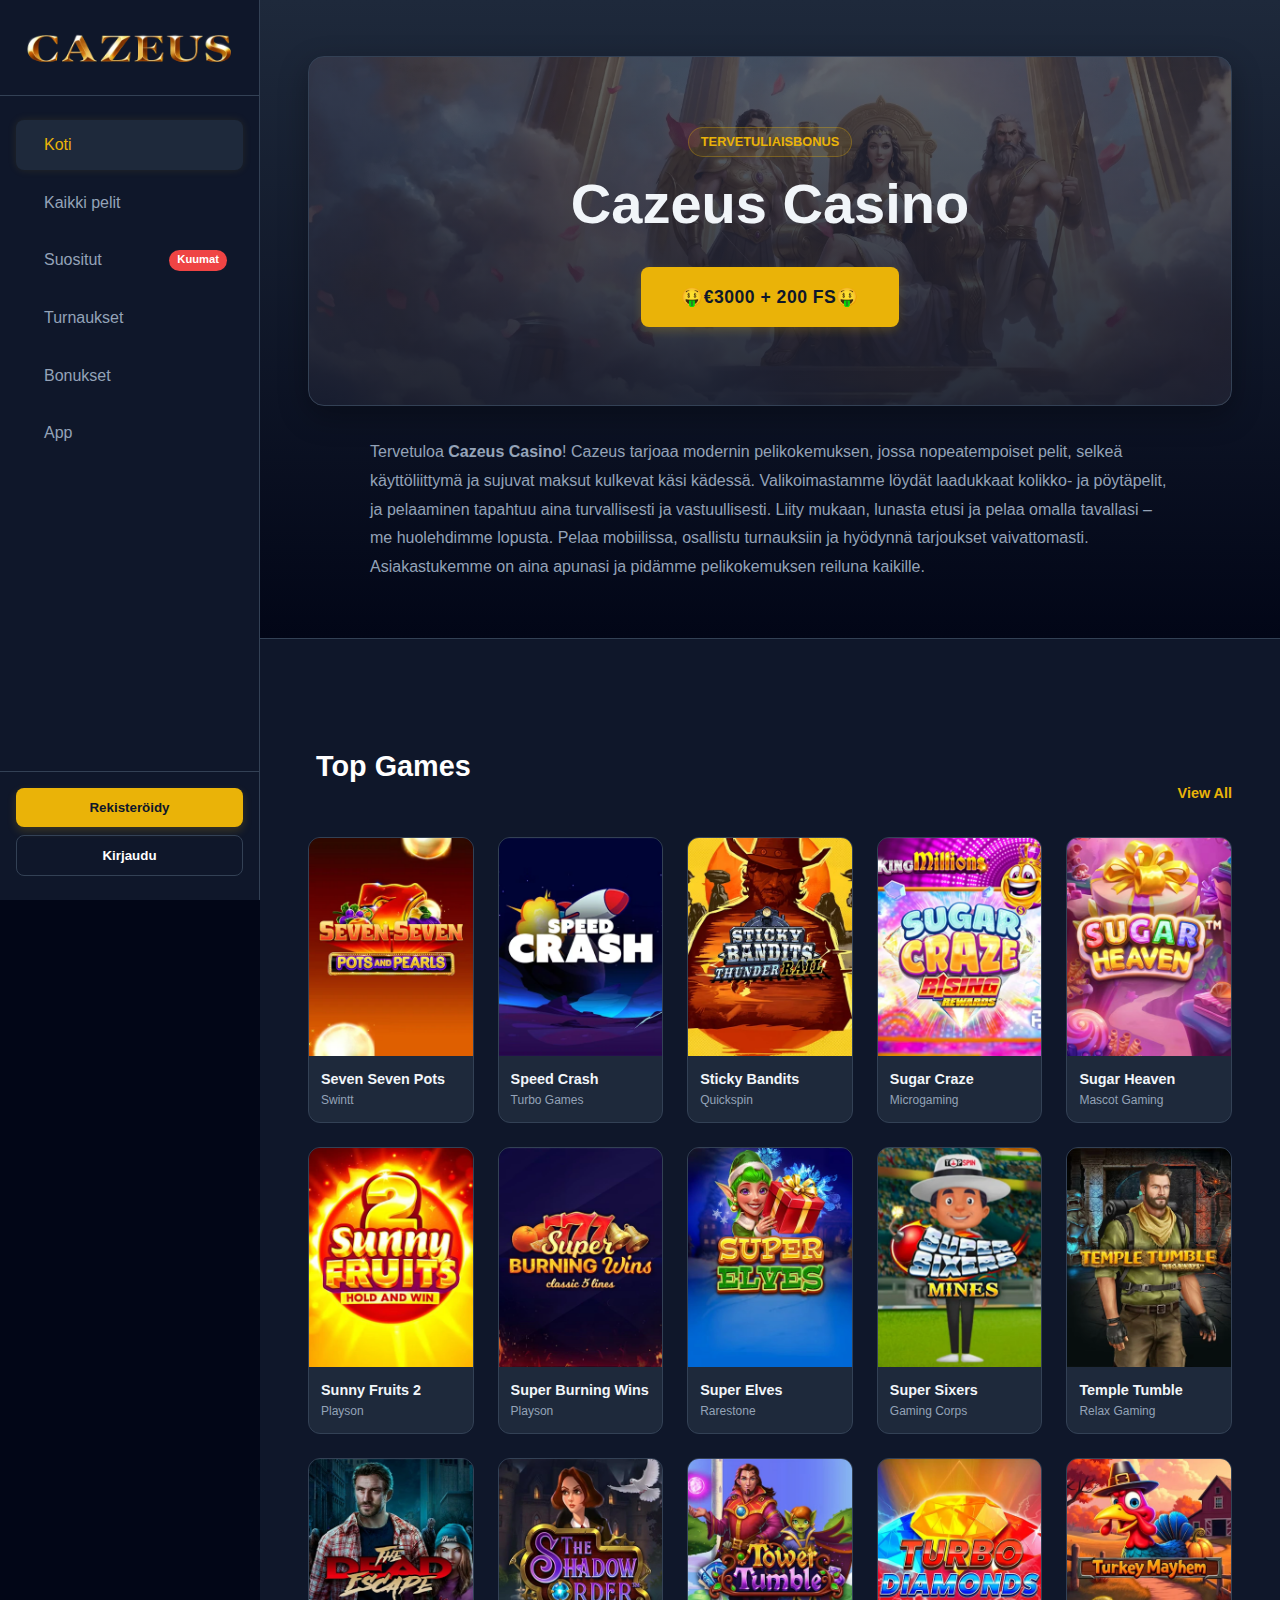
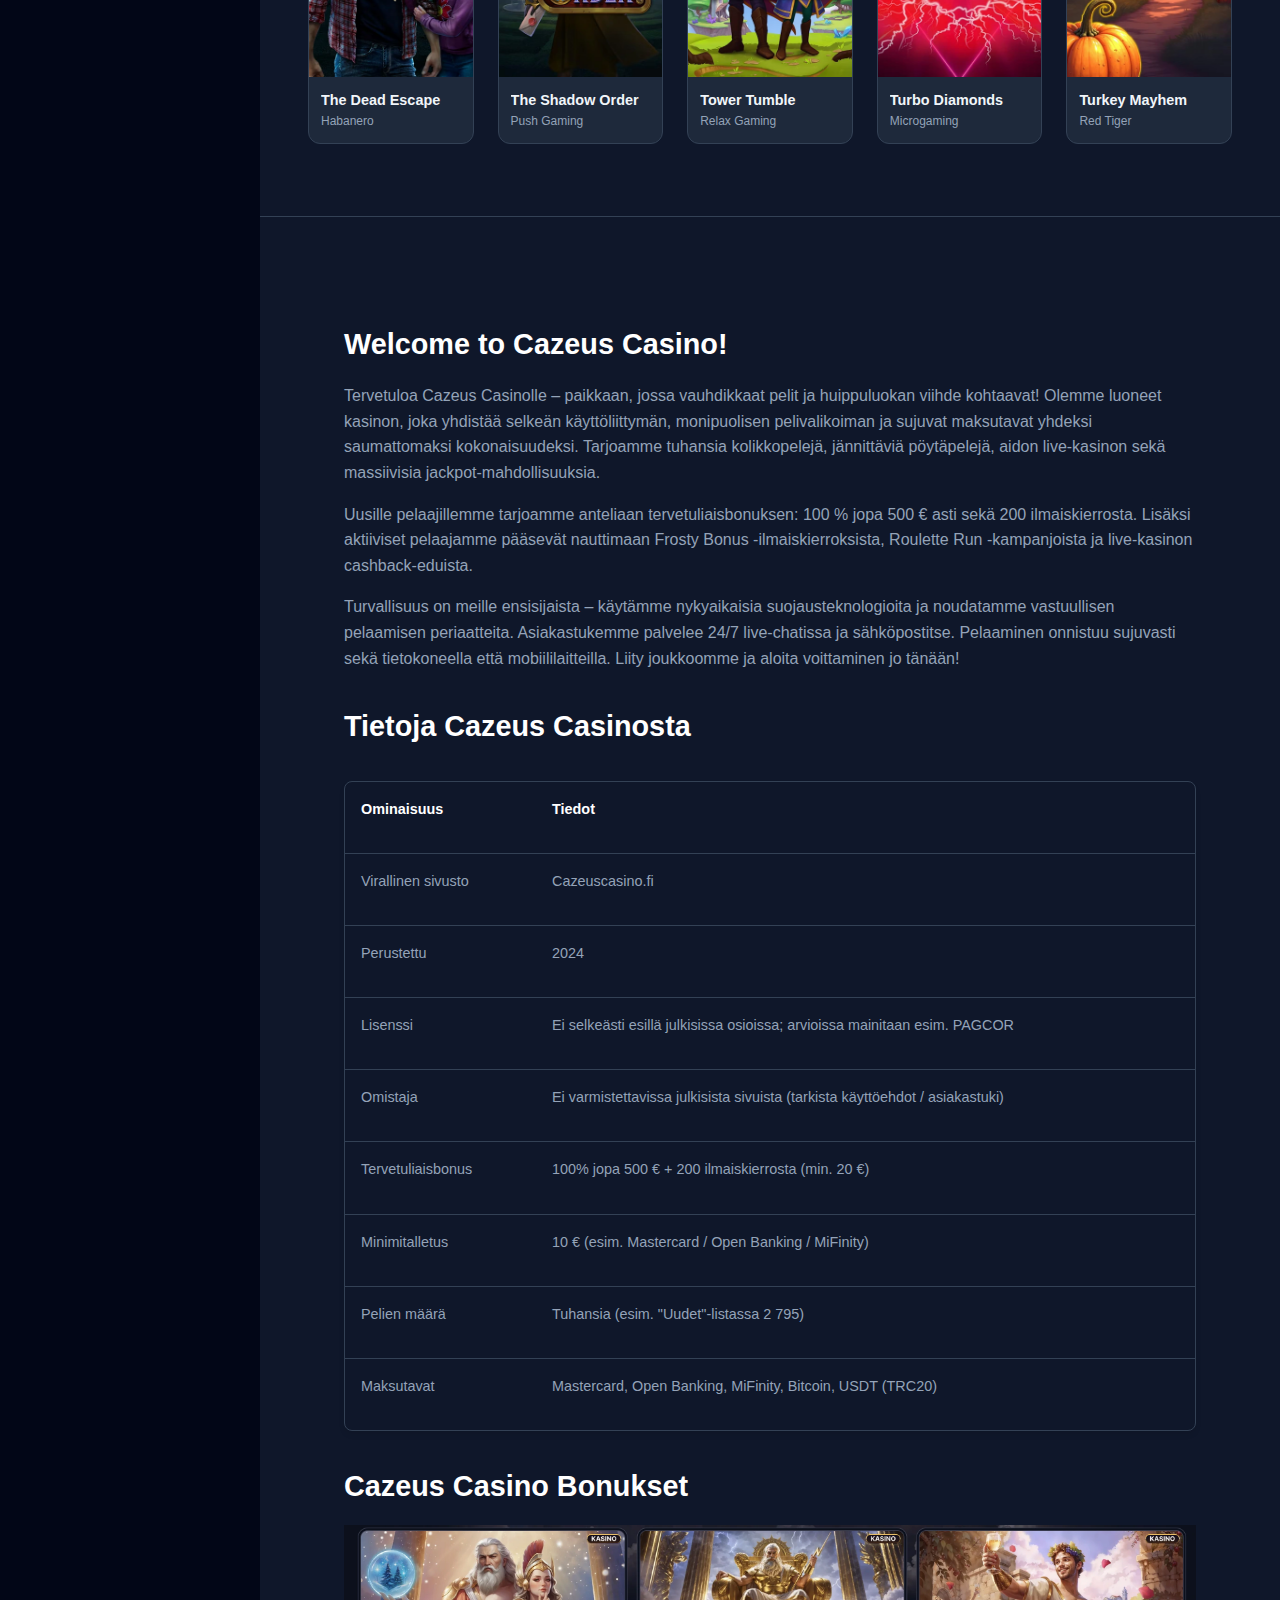
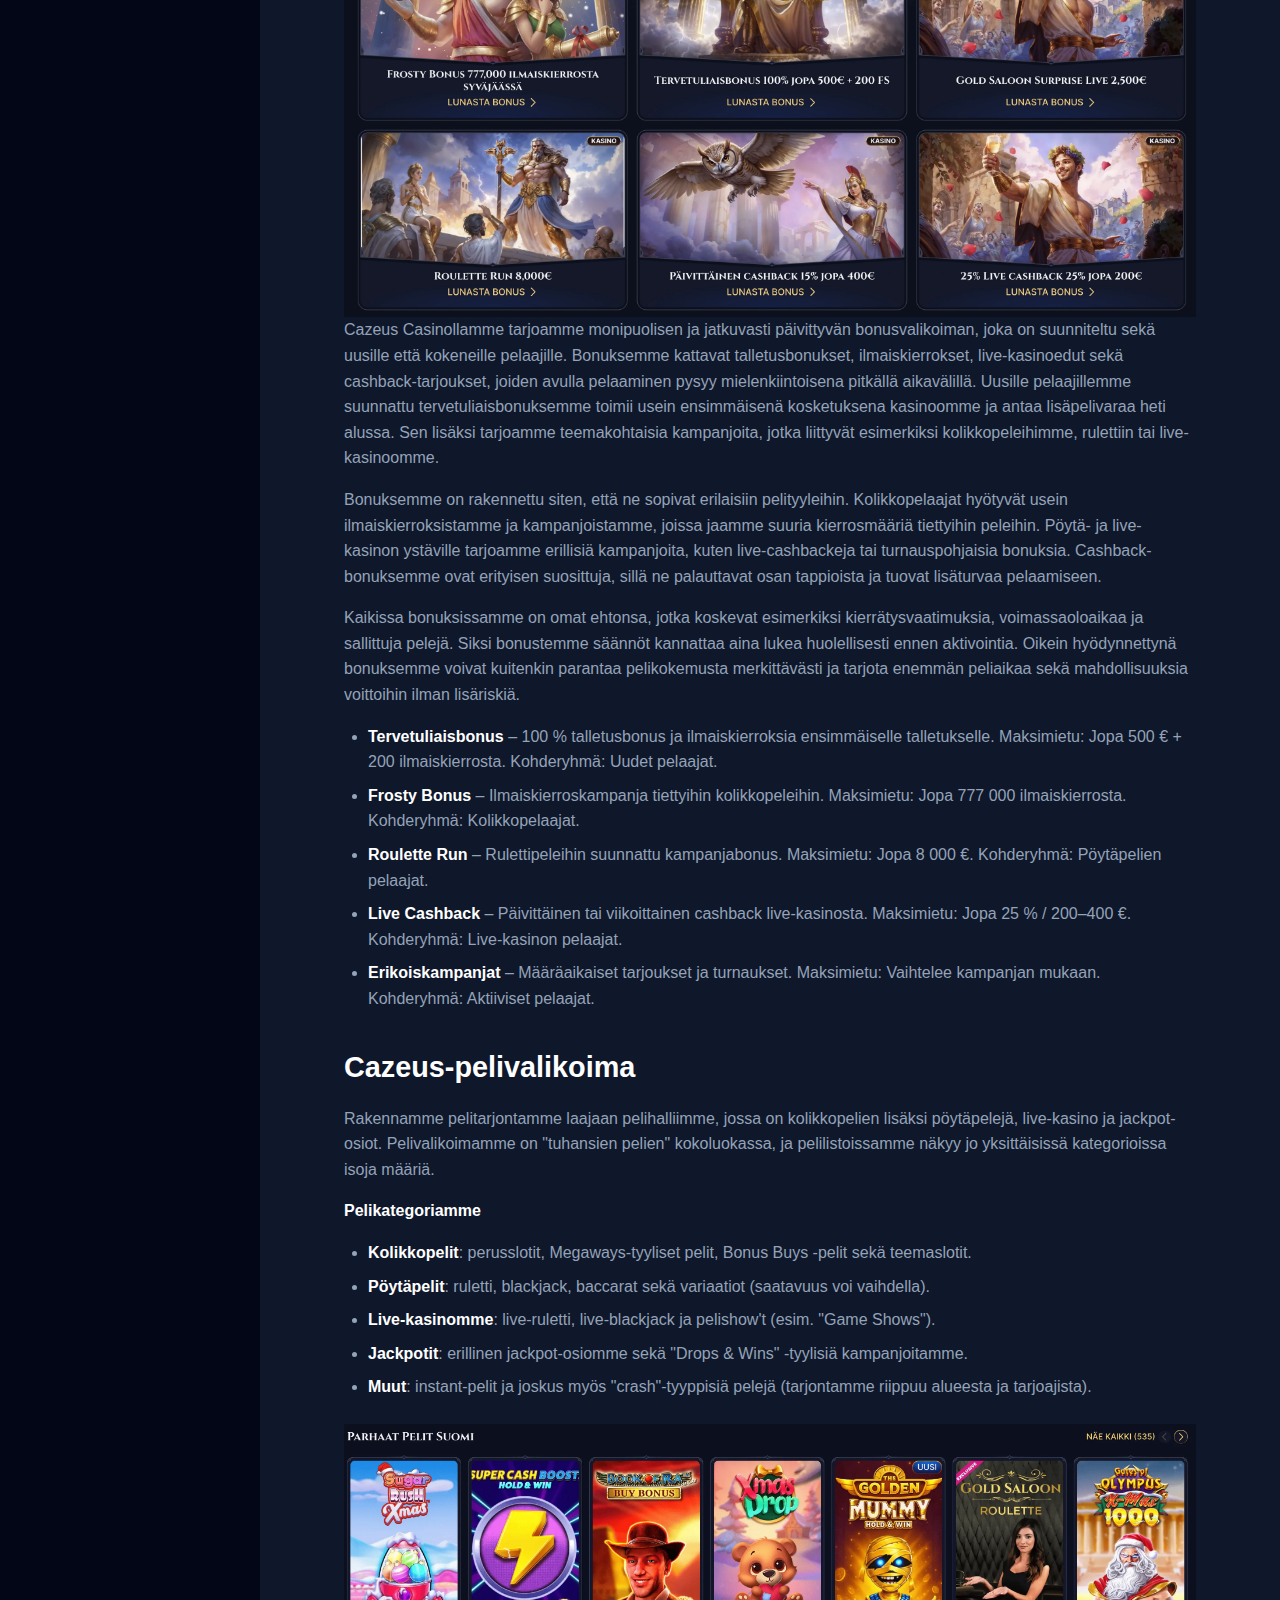
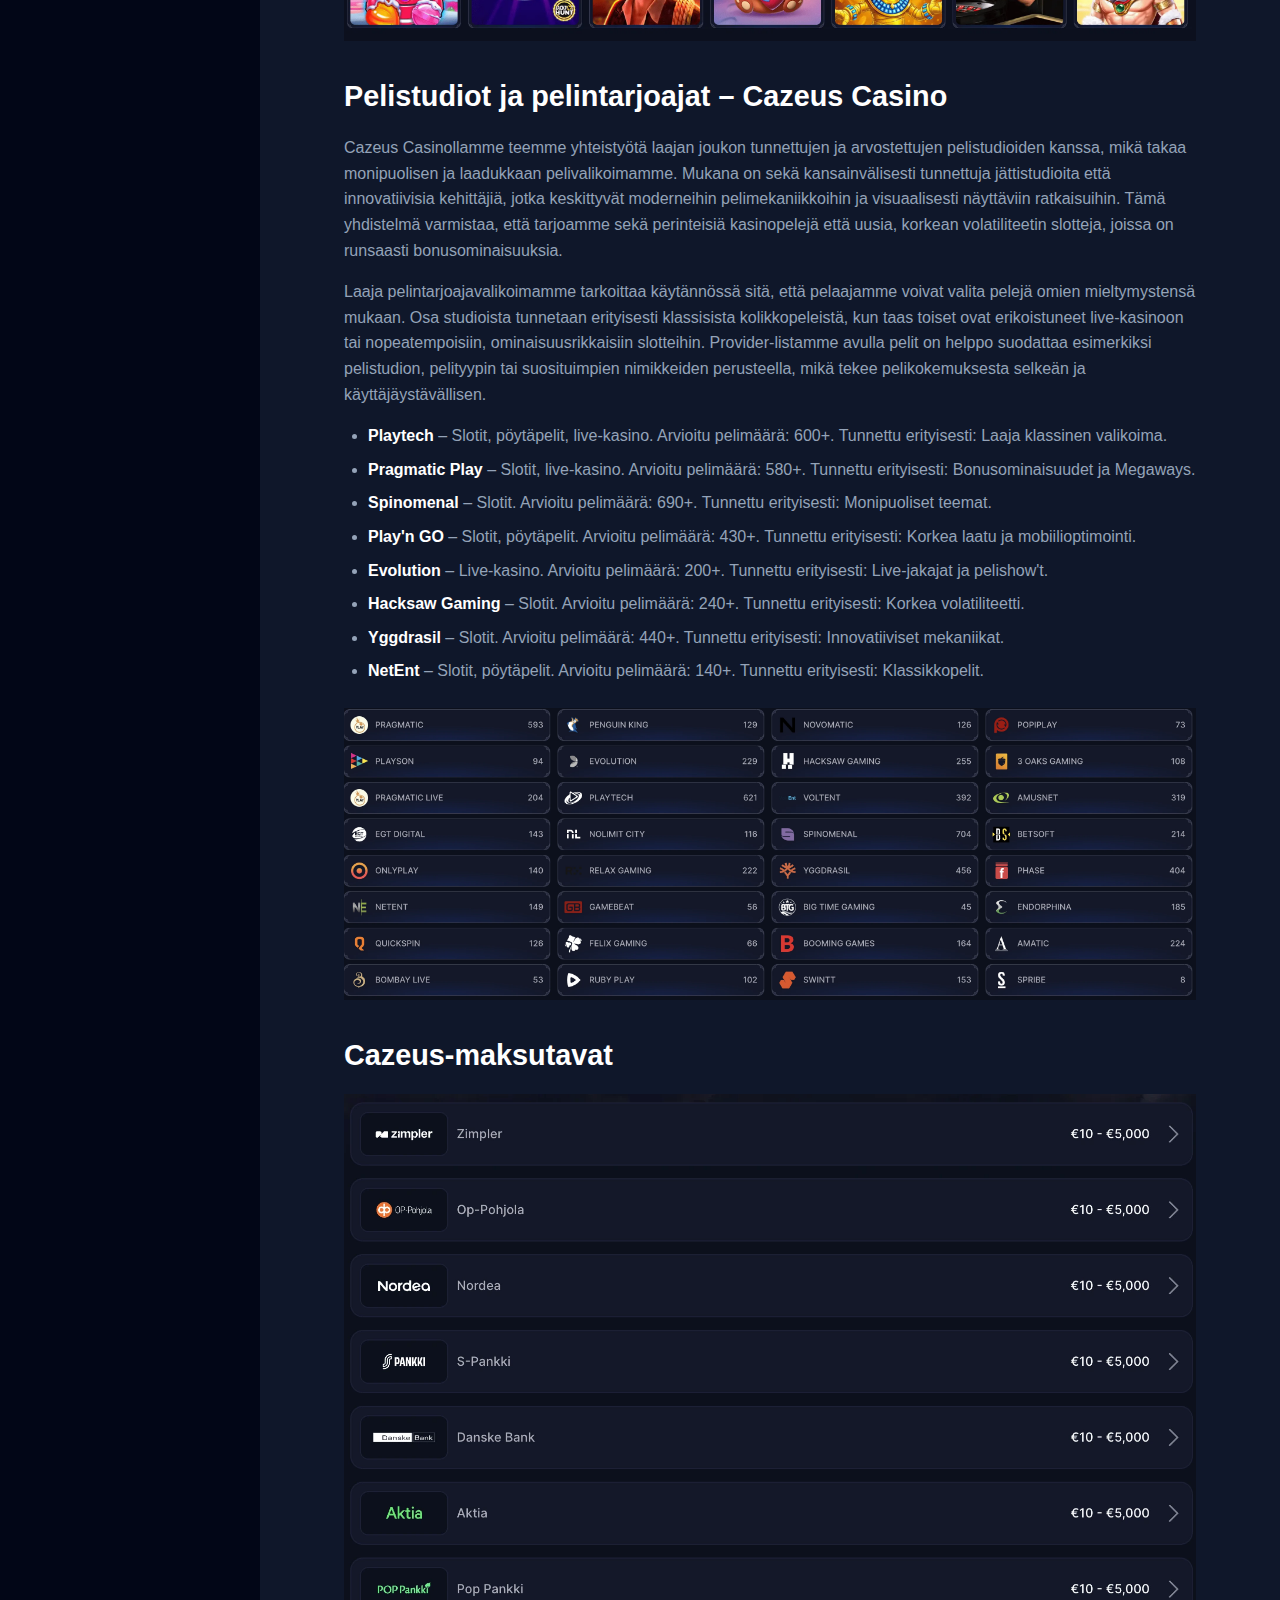
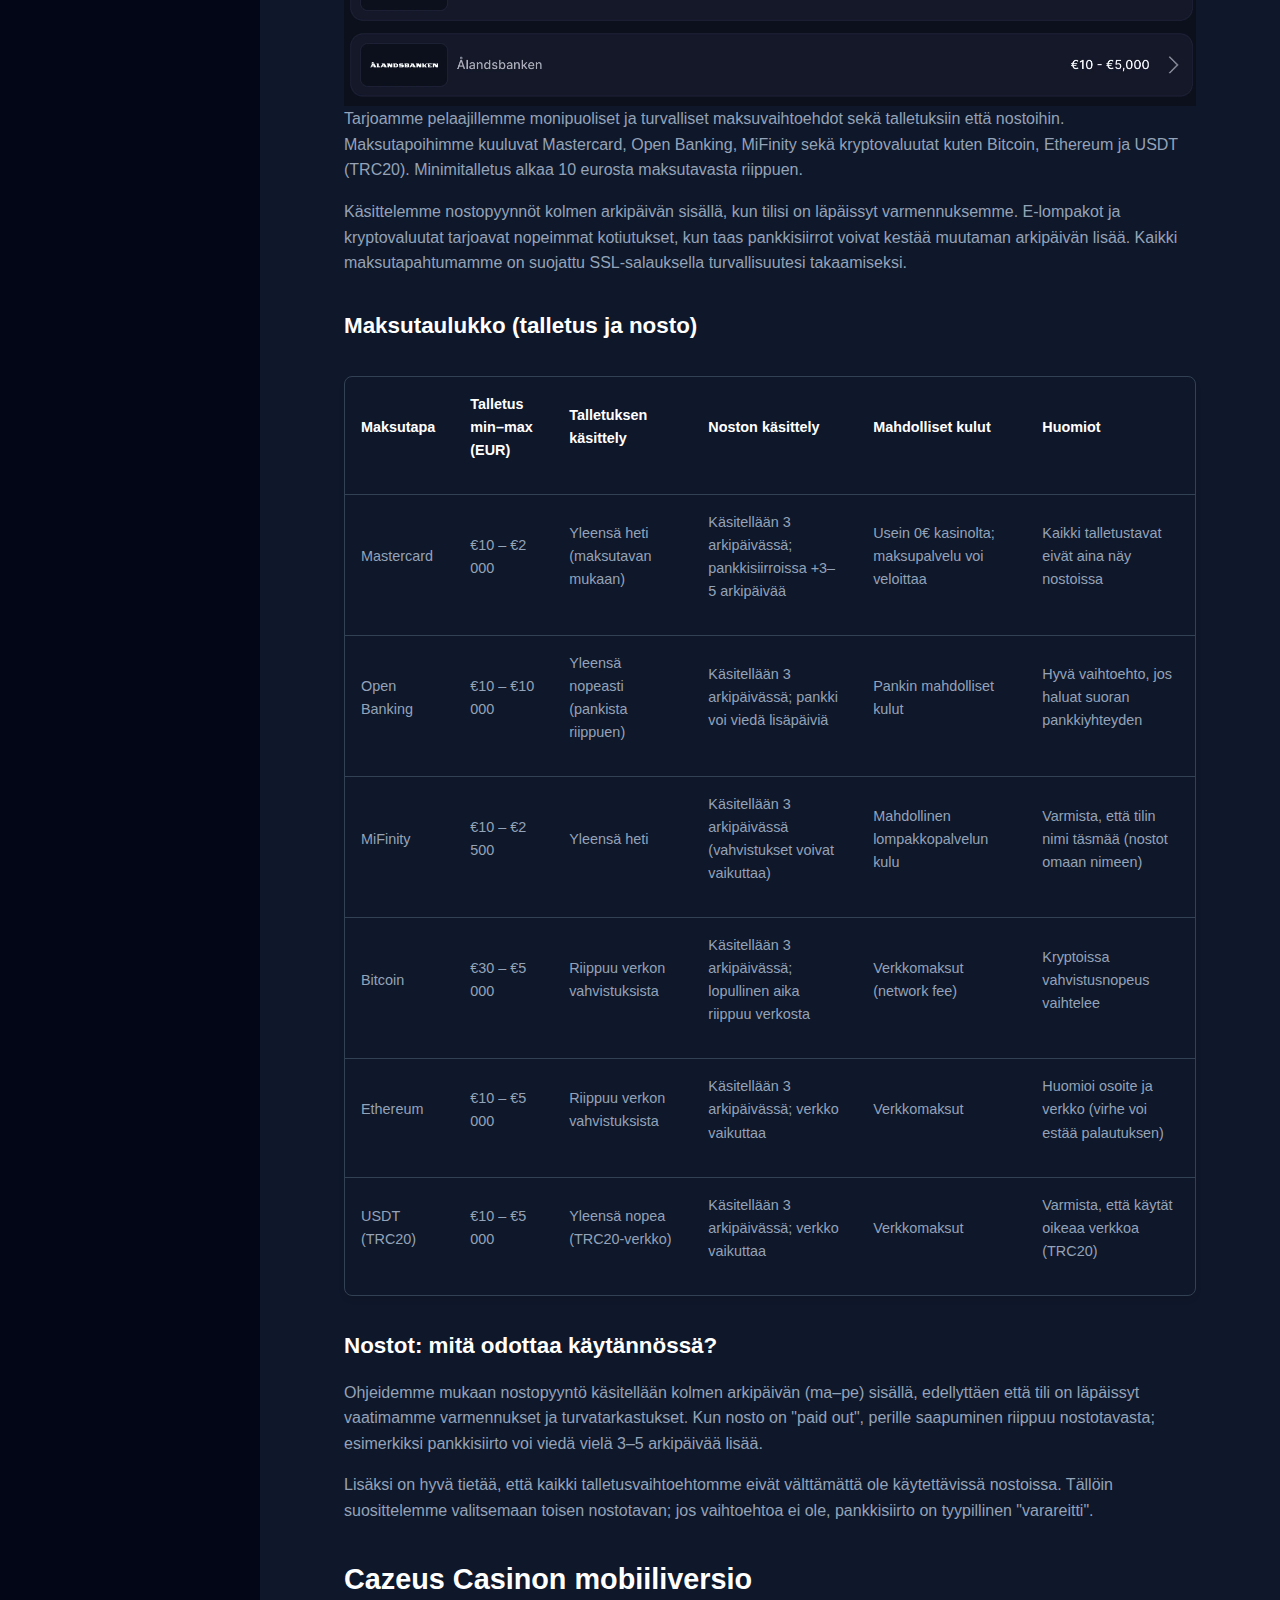
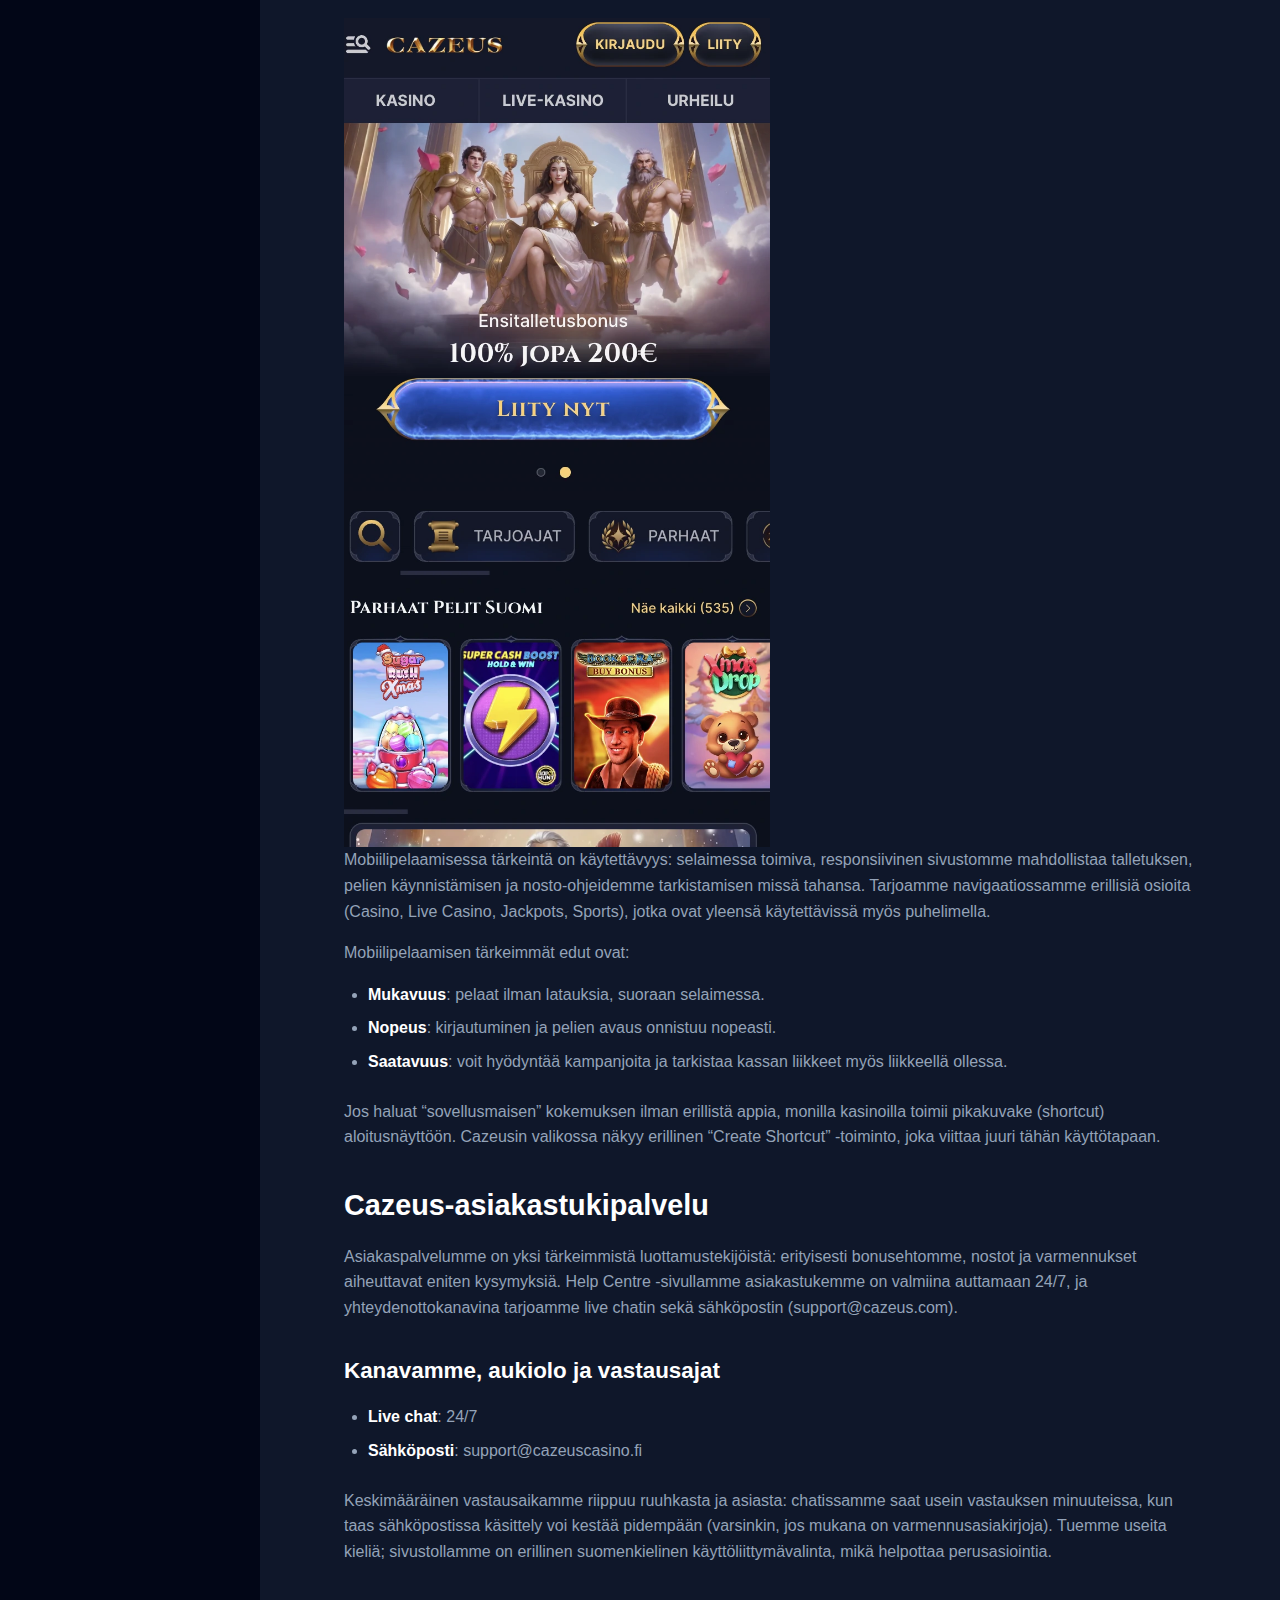
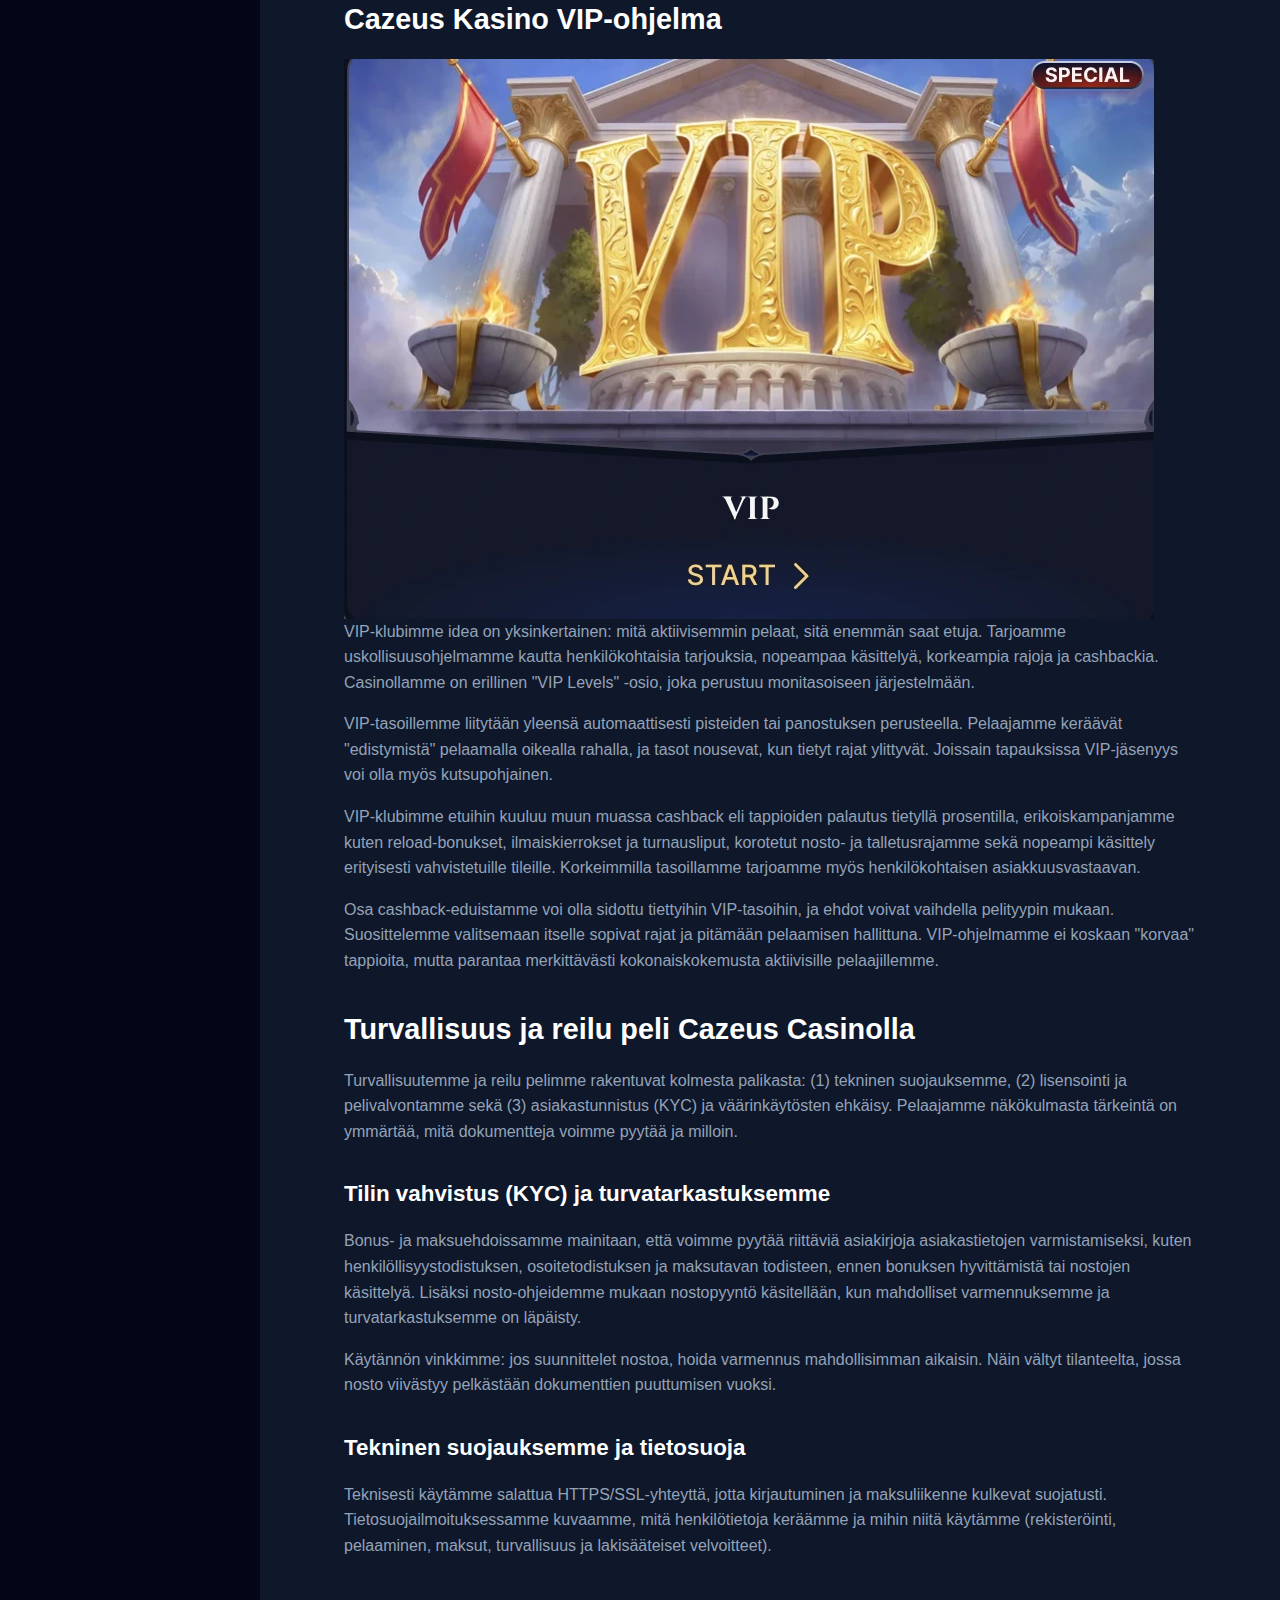
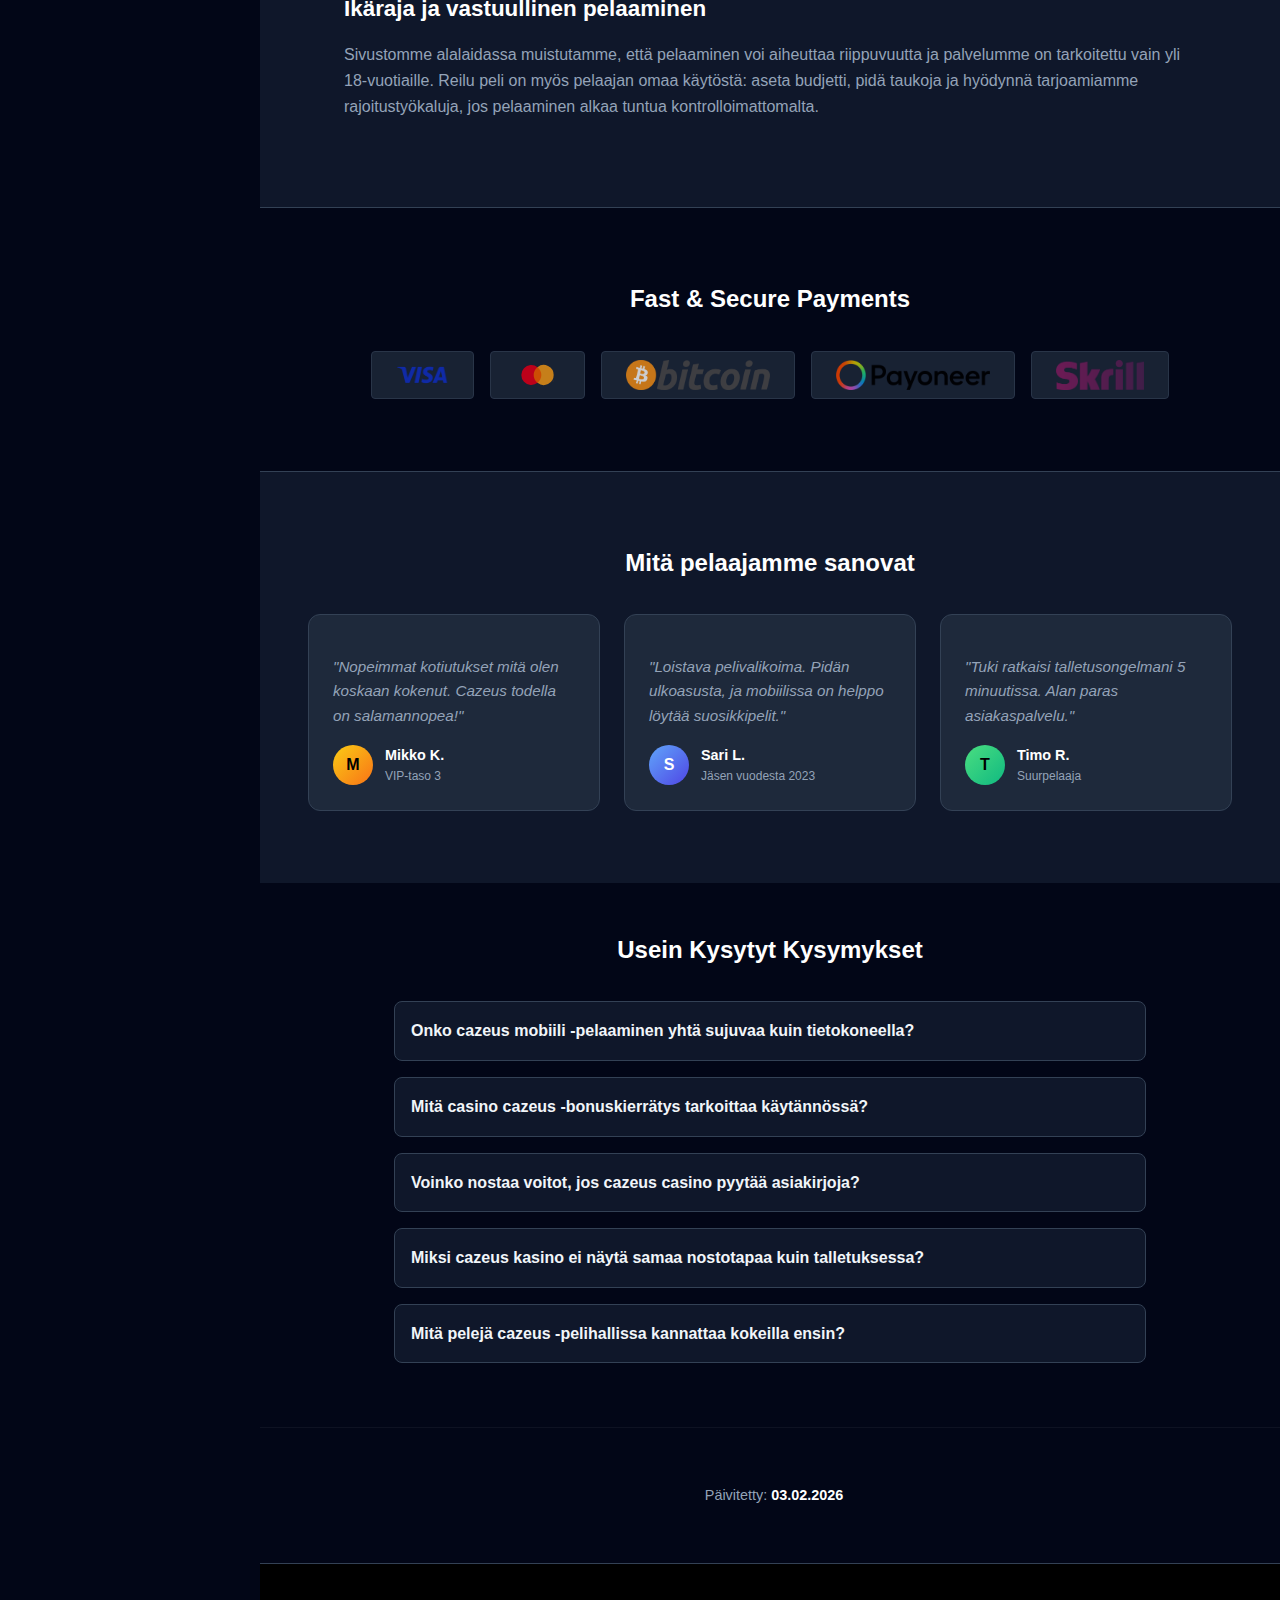
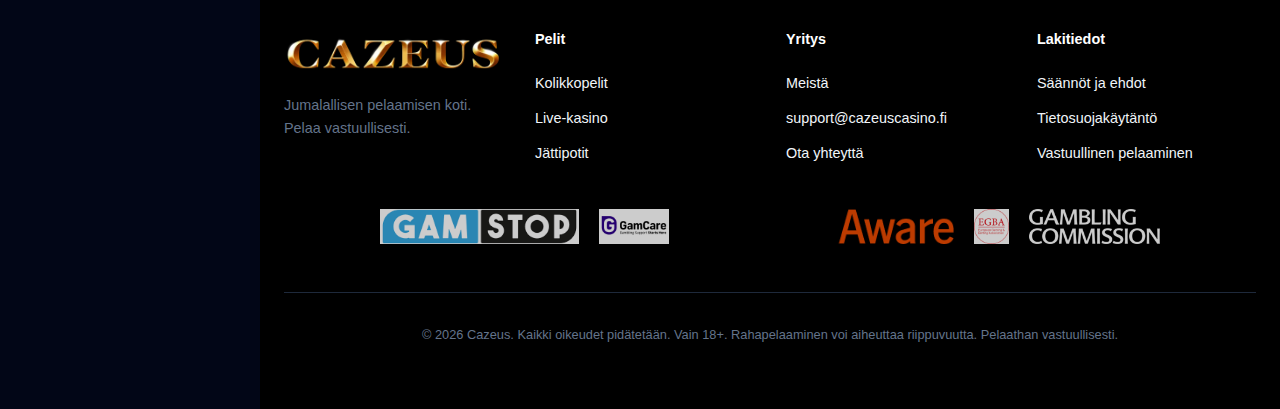
<file: index.html>
<!DOCTYPE html>
<html lang="fi">
<head>
    <meta charset="UTF-8">
    <meta name="viewport" content="width=device-width, initial-scale=1.0">
    <title>Cazeus Casino – bonus jopa €3000 + 200 ilmaiskierrosta</title>
<meta name="description" content="Cazeus Casino tarjoaa 100 % tervetuliaisbonuksen jopa €3000 ja 200 ilmaiskierrosta. Tutustu peleihin, bonusehtoihin, maksutapoihin, mobiilipelaamiseen ja turvallisuuteen ennen rekisteröitymistä.">
    <link rel="stylesheet" href="style.css?=1.9">
    <link rel="canonical" href="/" />
    <link rel="alternate" hreflang="fi" href="/" />
    <link rel="icon" type="image/x-icon" href="favicon.ico">
</head>
<body>

    <!-- Checkbox Logic for Mobile Menu -->
<input type="checkbox" id="nav-toggle">

    <div class="app-wrapper">
        
      <div class="mobile-header">
    <div class="brand">
        <a href="/">
            <img src="../cazeus.webp" alt="Cazeus" class="logo-img">
        </a>
    </div>
            
            <div class="header-right" style="display: flex; align-items: center; gap: 10px;">
               <a href="/login/">
  <button class="btn btn-secondary btn-header" style="padding: 5px 10px; font-size: 0.8rem;">Kirjaudu</button>
</a>
              <a href="/go/" class="btn btn-primary btn-header" style="padding: 5px 10px; font-size: 0.8rem;" role="button">Rekisteröidy</a>
                <label for="nav-toggle" class="nav-toggle-label">
                    <i class="fa-solid fa-bars"></i>
                </label>
            </div>
        </div>

        <aside class="sidebar">
            <div class="sidebar-header">
                <div class="brand">
                        <a href="/">
            <img src="../cazeus.webp" alt="Cazeus" class="logo-img">
        </a>
                </div>
            </div>

            <nav class="nav-menu">
                <a href="/" class="nav-link active">
                    <i class="fa-solid fa-house"></i>
                    <span>Koti</span>
                </a>
                <a href="#games" class="nav-link">
                    <i class="fa-solid fa-gamepad"></i>
                    <span>Kaikki pelit</span>
                </a>
                <a href="/" class="nav-link">
                    <i class="fa-solid fa-fire"></i>
                    <span>Suositut</span>
                    <span class="hot-badge">Kuumat</span>
                </a>
                <a href="/" class="nav-link">
                    <i class="fa-solid fa-trophy"></i>
                    <span>Turnaukset</span>
                </a>
                <a href="/bonus/" class="nav-link">
                    <i class="fa-solid fa-wallet"></i>
                    <span>Bonukset</span>
                </a>
                <a href="/app/" class="nav-link">
                    <i class="fa-solid fa-circle-question"></i>
                    <span>App</span>
                </a>
            </nav>

            <div class="sidebar-footer">
              <a href="/go/"> <button class="btn btn-primary">Rekisteröidy</button></a>
                  <a href="/login/">
                <button class="btn btn-secondary">Kirjaudu</button>
                </a>
            </div>
        </aside>

        <!-- Main Content Area -->
        <main class="main-content">
            
            <!-- Hero Section -->
            <section class="hero-section">
                <div class="container">
                    <div class="hero-banner">
                        <span class="hero-tag">Tervetuliaisbonus</span>
                        <h1 class="hero-title">Cazeus Casino</span></h1>
                     <a href="/go/" class="btn btn-primary hero-cta" role="button">🤑€3000 + 200 FS🤑</a>
                    </div>

                    <div class="prose">
<p>
    Tervetuloa <strong>Cazeus Casino</strong>! Cazeus tarjoaa modernin pelikokemuksen, jossa nopeatempoiset pelit,
    selkeä käyttöliittymä ja sujuvat maksut kulkevat käsi kädessä. Valikoimastamme löydät laadukkaat kolikko- ja pöytäpelit,
    ja pelaaminen tapahtuu aina turvallisesti ja vastuullisesti.
    Liity mukaan, lunasta etusi ja pelaa omalla tavallasi – me huolehdimme lopusta.
    Pelaa mobiilissa, osallistu turnauksiin ja hyödynnä tarjoukset vaivattomasti.
    Asiakastukemme on aina apunasi ja pidämme pelikokemuksen reiluna kaikille.
</p>
                    </div>
                </div>
            </section>

            <!-- Games Grid Section -->
    <section id="games" class="content-section" style="border-top: none;">
    <div class="container">
        <div class="section-header">
            <h2 class="section-title"><i class="fa-solid fa-gamepad"></i> Top Games</h2>
            <a href="#" class="view-all">View All <i class="fa-solid fa-arrow-right"></i></a>
        </div>
        <div class="games-grid">
            
            <div class="game-card">
                <div class="game-thumb">
                    <img src="seven-seven-pots-and-pearls.webp" alt="Seven Seven Pots and Pearls" style="width: 100%; height: 100%; object-fit: cover;">
                    <div class="game-overlay">
                        <a href="/go/" class="play-btn-round" role="button">Pelaa</a>
                        <span style="font-size: 0.75rem; color: #fff;">Demo Available</span>
                    </div>
                </div>
                <div class="game-info">
                    <div class="game-name">Seven Seven Pots</div>
                    <div class="game-provider">Swintt</div>
                </div>
            </div>

            <div class="game-card">
                <div class="game-thumb">
                    <img src="speed-crash.webp" alt="Speed Crash" style="width: 100%; height: 100%; object-fit: cover;">
                    <div class="game-overlay">
                        <a href="/go/" class="play-btn-round" role="button">Pelaa</a>
                        <span style="font-size: 0.75rem; color: #fff;">Demo Available</span>
                    </div>
                </div>
                <div class="game-info">
                    <div class="game-name">Speed Crash</div>
                    <div class="game-provider">Turbo Games</div>
                </div>
            </div>

            <div class="game-card">
                <div class="game-thumb">
                    <img src="sticky-bandits-thunder-rail.webp" alt="Sticky Bandits" style="width: 100%; height: 100%; object-fit: cover;">
                    <div class="game-overlay">
                        <a href="/go/" class="play-btn-round" role="button">Pelaa</a>
                        <span style="font-size: 0.75rem; color: #fff;">Demo Available</span>
                    </div>
                </div>
                <div class="game-info">
                    <div class="game-name">Sticky Bandits</div>
                    <div class="game-provider">Quickspin</div>
                </div>
            </div>

            <div class="game-card">
                <div class="game-thumb">
                    <img src="sugar-craze-rising-rewards-king-millions.webp" alt="Sugar Craze" style="width: 100%; height: 100%; object-fit: cover;">
                    <div class="game-overlay">
                        <a href="/go/" class="play-btn-round" role="button">Pelaa</a>
                        <span style="font-size: 0.75rem; color: #fff;">Demo Available</span>
                    </div>
                </div>
                <div class="game-info">
                    <div class="game-name">Sugar Craze</div>
                    <div class="game-provider">Microgaming</div>
                </div>
            </div>

            <div class="game-card">
                <div class="game-thumb">
                    <img src="sugar-heaven.webp" alt="Sugar Heaven" style="width: 100%; height: 100%; object-fit: cover;">
                    <div class="game-overlay">
                        <a href="/go/" class="play-btn-round" role="button">Pelaa</a>
                        <span style="font-size: 0.75rem; color: #fff;">Demo Available</span>
                    </div>
                </div>
                <div class="game-info">
                    <div class="game-name">Sugar Heaven</div>
                    <div class="game-provider">Mascot Gaming</div>
                </div>
            </div>

            <div class="game-card">
                <div class="game-thumb">
                    <img src="sunny-fruits-2-hold-and-win.webp" alt="Sunny Fruits 2" style="width: 100%; height: 100%; object-fit: cover;">
                    <div class="game-overlay">
                        <a href="/go/" class="play-btn-round" role="button">Pelaa</a>
                        <span style="font-size: 0.75rem; color: #fff;">Demo Available</span>
                    </div>
                </div>
                <div class="game-info">
                    <div class="game-name">Sunny Fruits 2</div>
                    <div class="game-provider">Playson</div>
                </div>
            </div>
            
            <div class="game-card">
                <div class="game-thumb">
                    <img src="super-burning-wins.webp" alt="Super Burning Wins" style="width: 100%; height: 100%; object-fit: cover;">
                    <div class="game-overlay">
                        <a href="/go/" class="play-btn-round" role="button">Pelaa</a>
                        <span style="font-size: 0.75rem; color: #fff;">Demo Available</span>
                    </div>
                </div>
                <div class="game-info">
                    <div class="game-name">Super Burning Wins</div>
                    <div class="game-provider">Playson</div>
                </div>
            </div>

            <div class="game-card">
                <div class="game-thumb">
                    <img src="super-elves.webp" alt="Super Elves" style="width: 100%; height: 100%; object-fit: cover;">
                    <div class="game-overlay">
                        <a href="/go/" class="play-btn-round" role="button">Pelaa</a>
                        <span style="font-size: 0.75rem; color: #fff;">Demo Available</span>
                    </div>
                </div>
                <div class="game-info">
                    <div class="game-name">Super Elves</div>
                    <div class="game-provider">Rarestone</div>
                </div>
            </div>

            <div class="game-card">
                <div class="game-thumb">
                    <img src="super-sixers-mines.webp" alt="Super Sixers Mines" style="width: 100%; height: 100%; object-fit: cover;">
                    <div class="game-overlay">
                        <a href="/go/" class="play-btn-round" role="button">Pelaa</a>
                        <span style="font-size: 0.75rem; color: #fff;">Demo Available</span>
                    </div>
                </div>
                <div class="game-info">
                    <div class="game-name">Super Sixers</div>
                    <div class="game-provider">Gaming Corps</div>
                </div>
            </div>

            <div class="game-card">
                <div class="game-thumb">
                    <img src="temple-tumble.webp" alt="Temple Tumble" style="width: 100%; height: 100%; object-fit: cover;">
                    <div class="game-overlay">
                        <a href="/go/" class="play-btn-round" role="button">Pelaa</a>
                        <span style="font-size: 0.75rem; color: #fff;">Demo Available</span>
                    </div>
                </div>
                <div class="game-info">
                    <div class="game-name">Temple Tumble</div>
                    <div class="game-provider">Relax Gaming</div>
                </div>
            </div>

            <div class="game-card">
                <div class="game-thumb">
                    <img src="the-dead-escape.webp" alt="The Dead Escape" style="width: 100%; height: 100%; object-fit: cover;">
                    <div class="game-overlay">
                        <a href="/go/" class="play-btn-round" role="button">Pelaa</a>
                        <span style="font-size: 0.75rem; color: #fff;">Demo Available</span>
                    </div>
                </div>
                <div class="game-info">
                    <div class="game-name">The Dead Escape</div>
                    <div class="game-provider">Habanero</div>
                </div>
            </div>

            <div class="game-card">
                <div class="game-thumb">
                    <img src="the-shadow-order-pushgaming.webp" alt="The Shadow Order" style="width: 100%; height: 100%; object-fit: cover;">
                    <div class="game-overlay">
                        <a href="/go/" class="play-btn-round" role="button">Pelaa</a>
                        <span style="font-size: 0.75rem; color: #fff;">Demo Available</span>
                    </div>
                </div>
                <div class="game-info">
                    <div class="game-name">The Shadow Order</div>
                    <div class="game-provider">Push Gaming</div>
                </div>
            </div>

            <div class="game-card">
                <div class="game-thumb">
                    <img src="tower-tumble.webp" alt="Tower Tumble" style="width: 100%; height: 100%; object-fit: cover;">
                    <div class="game-overlay">
                        <a href="/go/" class="play-btn-round" role="button">Pelaa</a>
                        <span style="font-size: 0.75rem; color: #fff;">Demo Available</span>
                    </div>
                </div>
                <div class="game-info">
                    <div class="game-name">Tower Tumble</div>
                    <div class="game-provider">Relax Gaming</div>
                </div>
            </div>

            <div class="game-card">
                <div class="game-thumb">
                    <img src="turbo-diamonds-hold-and-win.webp" alt="Turbo Diamonds" style="width: 100%; height: 100%; object-fit: cover;">
                    <div class="game-overlay">
                        <a href="/go/" class="play-btn-round" role="button">Pelaa</a>
                        <span style="font-size: 0.75rem; color: #fff;">Demo Available</span>
                    </div>
                </div>
                <div class="game-info">
                    <div class="game-name">Turbo Diamonds</div>
                    <div class="game-provider">Microgaming</div>
                </div>
            </div>

            <div class="game-card">
                <div class="game-thumb">
                    <img src="turkey-mayhem.webp" alt="Turkey Mayhem" style="width: 100%; height: 100%; object-fit: cover;">
                    <div class="game-overlay">
                        <a href="/go/" class="play-btn-round" role="button">Pelaa</a>
                        <span style="font-size: 0.75rem; color: #fff;">Demo Available</span>
                    </div>
                </div>
                <div class="game-info">
                    <div class="game-name">Turkey Mayhem</div>
                    <div class="game-provider">Red Tiger</div>
                </div>
            </div>

        </div>
    </div>
</section>

            <!-- Content with Tables -->
            <section class="content-section">
                <div class="container" style="max-width: 900px;">
                      <h2>Welcome to Cazeus Casino!</h2>

<p>Tervetuloa Cazeus Casinolle – paikkaan, jossa vauhdikkaat pelit ja huippuluokan viihde kohtaavat! Olemme luoneet kasinon, joka yhdistää selkeän käyttöliittymän, monipuolisen pelivalikoiman ja sujuvat maksutavat yhdeksi saumattomaksi kokonaisuudeksi. Tarjoamme tuhansia kolikkopelejä, jännittäviä pöytäpelejä, aidon live-kasinon sekä massiivisia jackpot-mahdollisuuksia.</p>

<p>Uusille pelaajillemme tarjoamme anteliaan tervetuliaisbonuksen: 100 % jopa 500 € asti sekä 200 ilmaiskierrosta. Lisäksi aktiiviset pelaajamme pääsevät nauttimaan Frosty Bonus -ilmaiskierroksista, Roulette Run -kampanjoista ja live-kasinon cashback-eduista.</p>

<p>Turvallisuus on meille ensisijaista – käytämme nykyaikaisia suojausteknologioita ja noudatamme vastuullisen pelaamisen periaatteita. Asiakastukemme palvelee 24/7 live-chatissa ja sähköpostitse. Pelaaminen onnistuu sujuvasti sekä tietokoneella että mobiililaitteilla. Liity joukkoomme ja aloita voittaminen jo tänään!</p>
                   <h2><strong>Tietoja Cazeus Casinosta</strong></h2>
    <div class="table-responsive">
<table>
<tbody>
<tr>
<td>
<p><strong>Ominaisuus</strong></p>
</td>
<td>
<p><strong>Tiedot</strong></p>
</td>
</tr>
<tr>
<td>
<p>Virallinen sivusto</p>
</td>
<td>
<p>Cazeuscasino.fi</p>
</td>
</tr>
<tr>
<td>
<p>Perustettu</p>
</td>
<td>
<p>2024</p>
</td>
</tr>
<tr>
<td>
<p>Lisenssi</p>
</td>
<td>
<p>Ei selkeästi esillä julkisissa osioissa; arvioissa mainitaan esim. PAGCOR</p>
</td>
</tr>
<tr>
<td>
<p>Omistaja</p>
</td>
<td>
<p>Ei varmistettavissa julkisista sivuista (tarkista käyttöehdot / asiakastuki)</p>
</td>
</tr>
<tr>
<td>
<p>Tervetuliaisbonus</p>
</td>
<td>
<p>100% jopa 500 € + 200 ilmaiskierrosta (min. 20 €)</p>
</td>
</tr>
<tr>
<td>
<p>Minimitalletus</p>
</td>
<td>
<p>10 € (esim. Mastercard / Open Banking / MiFinity)</p>
</td>
</tr>
<tr>
<td>
<p>Pelien määrä</p>
</td>
<td>
<p>Tuhansia (esim. "Uudet"-listassa 2 795)</p>
</td>
</tr>
<tr>
<td>
<p>Maksutavat</p>
</td>
<td>
<p>Mastercard, Open Banking, MiFinity, Bitcoin, USDT (TRC20)</p>
</td>
</tr>
</tbody>
</table>
</div>

<h2>Cazeus Casino Bonukset</h2>
<img src="Cazeus Casino Bonuses.webp" alt="Cazeus Casino Bonuses">
<p>
Cazeus Casinollamme tarjoamme monipuolisen ja jatkuvasti päivittyvän bonusvalikoiman, joka on suunniteltu sekä uusille että kokeneille pelaajille. Bonuksemme kattavat talletusbonukset, ilmaiskierrokset, live-kasinoedut sekä cashback-tarjoukset, joiden avulla pelaaminen pysyy mielenkiintoisena pitkällä aikavälillä. Uusille pelaajillemme suunnattu tervetuliaisbonuksemme toimii usein ensimmäisenä kosketuksena kasinoomme ja antaa lisäpelivaraa heti alussa. Sen lisäksi tarjoamme teemakohtaisia kampanjoita, jotka liittyvät esimerkiksi kolikkopeleihimme, rulettiin tai live-kasinoomme.
</p>
<p>
Bonuksemme on rakennettu siten, että ne sopivat erilaisiin pelityyleihin. Kolikkopelaajat hyötyvät usein ilmaiskierroksistamme ja kampanjoistamme, joissa jaamme suuria kierrosmääriä tiettyihin peleihin. Pöytä- ja live-kasinon ystäville tarjoamme erillisiä kampanjoita, kuten live-cashbackeja tai turnauspohjaisia bonuksia. Cashback-bonuksemme ovat erityisen suosittuja, sillä ne palauttavat osan tappioista ja tuovat lisäturvaa pelaamiseen.
</p>
<p>
Kaikissa bonuksissamme on omat ehtonsa, jotka koskevat esimerkiksi kierrätysvaatimuksia, voimassaoloaikaa ja sallittuja pelejä. Siksi bonustemme säännöt kannattaa aina lukea huolellisesti ennen aktivointia. Oikein hyödynnettynä bonuksemme voivat kuitenkin parantaa pelikokemusta merkittävästi ja tarjota enemmän peliaikaa sekä mahdollisuuksia voittoihin ilman lisäriskiä.
</p>
<ol>
    <li><strong>Tervetuliaisbonus</strong> – 100 % talletusbonus ja ilmaiskierroksia ensimmäiselle talletukselle. Maksimietu: Jopa 500 € + 200 ilmaiskierrosta. Kohderyhmä: Uudet pelaajat.</li>
    <li><strong>Frosty Bonus</strong> – Ilmaiskierroskampanja tiettyihin kolikkopeleihin. Maksimietu: Jopa 777 000 ilmaiskierrosta. Kohderyhmä: Kolikkopelaajat.</li>
    <li><strong>Roulette Run</strong> – Rulettipeleihin suunnattu kampanjabonus. Maksimietu: Jopa 8 000 €. Kohderyhmä: Pöytäpelien pelaajat.</li>
    <li><strong>Live Cashback</strong> – Päivittäinen tai viikoittainen cashback live-kasinosta. Maksimietu: Jopa 25 % / 200–400 €. Kohderyhmä: Live-kasinon pelaajat.</li>
    <li><strong>Erikoiskampanjat</strong> – Määräaikaiset tarjoukset ja turnaukset. Maksimietu: Vaihtelee kampanjan mukaan. Kohderyhmä: Aktiiviset pelaajat.</li>
</ol>

<h2><strong>Cazeus-pelivalikoima</strong></h2>
<p>Rakennamme pelitarjontamme laajaan pelihalliimme, jossa on kolikkopelien lisäksi pöytäpelejä, live-kasino ja jackpot-osiot. Pelivalikoimamme on "tuhansien pelien" kokoluokassa, ja pelilistoissamme näkyy jo yksittäisissä kategorioissa isoja määriä.</p>
<p><strong>Pelikategoriamme</strong></p>
<ul>
<li><strong>Kolikkopelit</strong>: perusslotit, Megaways-tyyliset pelit, Bonus Buys -pelit sekä teemaslotit.</li>
<li><strong>Pöytäpelit</strong>: ruletti, blackjack, baccarat sekä variaatiot (saatavuus voi vaihdella).</li>
<li><strong>Live-kasinomme</strong>: live-ruletti, live-blackjack ja pelishow't (esim. "Game Shows").</li>
<li><strong>Jackpotit</strong>: erillinen jackpot-osiomme sekä "Drops & Wins" -tyylisiä kampanjoitamme.</li>
<li><strong>Muut</strong>: instant-pelit ja joskus myös "crash"-tyyppisiä pelejä (tarjontamme riippuu alueesta ja tarjoajista).</li>
</ul>
<img src="Cazeus Casino Games.webp" alt="Cazeus Casino Games">

<h2>Pelistudiot ja pelintarjoajat – Cazeus Casino</h2>
<p>
Cazeus Casinollamme teemme yhteistyötä laajan joukon tunnettujen ja arvostettujen pelistudioiden kanssa, mikä takaa monipuolisen ja laadukkaan pelivalikoimamme. Mukana on sekä kansainvälisesti tunnettuja jättistudioita että innovatiivisia kehittäjiä, jotka keskittyvät moderneihin pelimekaniikkoihin ja visuaalisesti näyttäviin ratkaisuihin. Tämä yhdistelmä varmistaa, että tarjoamme sekä perinteisiä kasinopelejä että uusia, korkean volatiliteetin slotteja, joissa on runsaasti bonusominaisuuksia.
</p>
<p>
Laaja pelintarjoajavalikoimamme tarkoittaa käytännössä sitä, että pelaajamme voivat valita pelejä omien mieltymystensä mukaan. Osa studioista tunnetaan erityisesti klassisista kolikkopeleistä, kun taas toiset ovat erikoistuneet live-kasinoon tai nopeatempoisiin, ominaisuusrikkaisiin slotteihin. Provider-listamme avulla pelit on helppo suodattaa esimerkiksi pelistudion, pelityypin tai suosituimpien nimikkeiden perusteella, mikä tekee pelikokemuksesta selkeän ja käyttäjäystävällisen.
</p>
<ul>
    <li><strong>Playtech</strong> – Slotit, pöytäpelit, live-kasino. Arvioitu pelimäärä: 600+. Tunnettu erityisesti: Laaja klassinen valikoima.</li>
    <li><strong>Pragmatic Play</strong> – Slotit, live-kasino. Arvioitu pelimäärä: 580+. Tunnettu erityisesti: Bonusominaisuudet ja Megaways.</li>
    <li><strong>Spinomenal</strong> – Slotit. Arvioitu pelimäärä: 690+. Tunnettu erityisesti: Monipuoliset teemat.</li>
    <li><strong>Play'n GO</strong> – Slotit, pöytäpelit. Arvioitu pelimäärä: 430+. Tunnettu erityisesti: Korkea laatu ja mobiilioptimointi.</li>
    <li><strong>Evolution</strong> – Live-kasino. Arvioitu pelimäärä: 200+. Tunnettu erityisesti: Live-jakajat ja pelishow't.</li>
    <li><strong>Hacksaw Gaming</strong> – Slotit. Arvioitu pelimäärä: 240+. Tunnettu erityisesti: Korkea volatiliteetti.</li>
    <li><strong>Yggdrasil</strong> – Slotit. Arvioitu pelimäärä: 440+. Tunnettu erityisesti: Innovatiiviset mekaniikat.</li>
    <li><strong>NetEnt</strong> – Slotit, pöytäpelit. Arvioitu pelimäärä: 140+. Tunnettu erityisesti: Klassikkopelit.</li>
</ul>

<img src="Cazeus Game Providers.webp" alt="Cazeus Game Providers">

<h2><strong>Cazeus-maksutavat</strong></h2>
<img src="Cazeus Casino Withdrawal.webp" alt="Cazeus Casino Withdrawal">
<p>Tarjoamme pelaajillemme monipuoliset ja turvalliset maksuvaihtoehdot sekä talletuksiin että nostoihin. Maksutapoihimme kuuluvat Mastercard, Open Banking, MiFinity sekä kryptovaluutat kuten Bitcoin, Ethereum ja USDT (TRC20). Minimitalletus alkaa 10 eurosta maksutavasta riippuen.</p>

<p>Käsittelemme nostopyynnöt kolmen arkipäivän sisällä, kun tilisi on läpäissyt varmennuksemme. E-lompakot ja kryptovaluutat tarjoavat nopeimmat kotiutukset, kun taas pankkisiirrot voivat kestää muutaman arkipäivän lisää. Kaikki maksutapahtumamme on suojattu SSL-salauksella turvallisuutesi takaamiseksi.</p>

<h3><strong>Maksutaulukko (talletus ja nosto)</strong></h3>
<div class="table-responsive">
<table>
<tbody>
<tr>
<td>
<p><strong>Maksutapa</strong></p>
</td>
<td>
<p><strong>Talletus min&ndash;max (EUR)</strong></p>
</td>
<td>
<p><strong>Talletuksen k&auml;sittely</strong></p>
</td>
<td>
<p><strong>Noston k&auml;sittely</strong></p>
</td>
<td>
<p><strong>Mahdolliset kulut</strong></p>
</td>
<td>
<p><strong>Huomiot</strong></p>
</td>
</tr>
<tr>
<td>
<p>Mastercard</p>
</td>
<td>
<p>&euro;10 &ndash; &euro;2 000</p>
</td>
<td>
<p>Yleens&auml; heti (maksutavan mukaan)</p>
</td>
<td>
<p>K&auml;sitell&auml;&auml;n 3 arkip&auml;iv&auml;ss&auml;; pankkisiirroissa +3&ndash;5 arkip&auml;iv&auml;&auml;</p>
</td>
<td>
<p>Usein 0&euro; kasinolta; maksupalvelu voi veloittaa</p>
</td>
<td>
<p>Kaikki talletustavat eiv&auml;t aina n&auml;y nostoissa</p>
</td>
</tr>
<tr>
<td>
<p>Open Banking</p>
</td>
<td>
<p>&euro;10 &ndash; &euro;10 000</p>
</td>
<td>
<p>Yleens&auml; nopeasti (pankista riippuen)</p>
</td>
<td>
<p>K&auml;sitell&auml;&auml;n 3 arkip&auml;iv&auml;ss&auml;; pankki voi vied&auml; lis&auml;p&auml;ivi&auml;</p>
</td>
<td>
<p>Pankin mahdolliset kulut</p>
</td>
<td>
<p>Hyv&auml; vaihtoehto, jos haluat suoran pankkiyhteyden</p>
</td>
</tr>
<tr>
<td>
<p>MiFinity</p>
</td>
<td>
<p>&euro;10 &ndash; &euro;2 500</p>
</td>
<td>
<p>Yleens&auml; heti</p>
</td>
<td>
<p>K&auml;sitell&auml;&auml;n 3 arkip&auml;iv&auml;ss&auml; (vahvistukset voivat vaikuttaa)</p>
</td>
<td>
<p>Mahdollinen lompakkopalvelun kulu</p>
</td>
<td>
<p>Varmista, ett&auml; tilin nimi t&auml;sm&auml;&auml; (nostot omaan nimeen)</p>
</td>
</tr>
<tr>
<td>
<p>Bitcoin</p>
</td>
<td>
<p>&euro;30 &ndash; &euro;5 000</p>
</td>
<td>
<p>Riippuu verkon vahvistuksista</p>
</td>
<td>
<p>K&auml;sitell&auml;&auml;n 3 arkip&auml;iv&auml;ss&auml;; lopullinen aika riippuu verkosta</p>
</td>
<td>
<p>Verkkomaksut (network fee)</p>
</td>
<td>
<p>Kryptoissa vahvistusnopeus vaihtelee</p>
</td>
</tr>
<tr>
<td>
<p>Ethereum</p>
</td>
<td>
<p>&euro;10 &ndash; &euro;5 000</p>
</td>
<td>
<p>Riippuu verkon vahvistuksista</p>
</td>
<td>
<p>K&auml;sitell&auml;&auml;n 3 arkip&auml;iv&auml;ss&auml;; verkko vaikuttaa</p>
</td>
<td>
<p>Verkkomaksut</p>
</td>
<td>
<p>Huomioi osoite ja verkko (virhe voi est&auml;&auml; palautuksen)</p>
</td>
</tr>
<tr>
<td>
<p>USDT (TRC20)</p>
</td>
<td>
<p>&euro;10 &ndash; &euro;5 000</p>
</td>
<td>
<p>Yleens&auml; nopea (TRC20-verkko)</p>
</td>
<td>
<p>K&auml;sitell&auml;&auml;n 3 arkip&auml;iv&auml;ss&auml;; verkko vaikuttaa</p>
</td>
<td>
<p>Verkkomaksut</p>
</td>
<td>
<p>Varmista, ett&auml; k&auml;yt&auml;t oikeaa verkkoa (TRC20)</p>
</td>
</tr>
</tbody>
</table>
</div>
<h3><strong>Nostot: mitä odottaa käytännössä?</strong></h3>
<p>Ohjeidemme mukaan nostopyyntö käsitellään kolmen arkipäivän (ma–pe) sisällä, edellyttäen että tili on läpäissyt vaatimamme varmennukset ja turvatarkastukset. Kun nosto on "paid out", perille saapuminen riippuu nostotavasta; esimerkiksi pankkisiirto voi viedä vielä 3–5 arkipäivää lisää.</p>
<p>Lisäksi on hyvä tietää, että kaikki talletusvaihtoehtomme eivät välttämättä ole käytettävissä nostoissa. Tällöin suosittelemme valitsemaan toisen nostotavan; jos vaihtoehtoa ei ole, pankkisiirto on tyypillinen "varareitti".</p>
<h2><strong>Cazeus Casinon mobiiliversio</strong></h2>
<img src="Cazeus Mobile.webp" alt="Cazeus Mobile" style="width: 50%;">
<p>Mobiilipelaamisessa tärkeintä on käytettävyys: selaimessa toimiva, responsiivinen sivustomme mahdollistaa talletuksen, pelien käynnistämisen ja nosto-ohjeidemme tarkistamisen missä tahansa. Tarjoamme navigaatiossamme erillisiä osioita (Casino, Live Casino, Jackpots, Sports), jotka ovat yleensä käytettävissä myös puhelimella.</p><p>Mobiilipelaamisen t&auml;rkeimm&auml;t edut ovat:</p>
<ul>
<li><strong>Mukavuus</strong>: pelaat ilman latauksia, suoraan selaimessa.</li>
<li><strong>Nopeus</strong>: kirjautuminen ja pelien avaus onnistuu nopeasti.</li>
<li><strong>Saatavuus</strong>: voit hy&ouml;dynt&auml;&auml; kampanjoita ja tarkistaa kassan liikkeet my&ouml;s liikkeell&auml; ollessa.</li>
</ul>
<p>Jos haluat &ldquo;sovellusmaisen&rdquo; kokemuksen ilman erillist&auml; appia, monilla kasinoilla toimii pikakuvake (shortcut) aloitusn&auml;ytt&ouml;&ouml;n. Cazeusin valikossa n&auml;kyy erillinen &ldquo;Create Shortcut&rdquo; -toiminto, joka viittaa juuri t&auml;h&auml;n k&auml;ytt&ouml;tapaan.</p>
<h2><strong>Cazeus-asiakastukipalvelu</strong></h2>
<p>Asiakaspalvelumme on yksi tärkeimmistä luottamustekijöistä: erityisesti bonusehtomme, nostot ja varmennukset aiheuttavat eniten kysymyksiä. Help Centre -sivullamme asiakastukemme on valmiina auttamaan 24/7, ja yhteydenottokanavina tarjoamme live chatin sekä sähköpostin (support@cazeus.com).</p>
<h3><strong>Kanavamme, aukiolo ja vastausajat</strong></h3>
<ul>
<li><strong>Live chat</strong>: 24/7</li>
<li><strong>Sähköposti</strong>: support@cazeuscasino.fi</li>
</ul>
<p>Keskimääräinen vastausaikamme riippuu ruuhkasta ja asiasta: chatissamme saat usein vastauksen minuuteissa, kun taas sähköpostissa käsittely voi kestää pidempään (varsinkin, jos mukana on varmennusasiakirjoja). Tuemme useita kieliä; sivustollamme on erillinen suomenkielinen käyttöliittymävalinta, mikä helpottaa perusasiointia.</p>
<h2><strong>Cazeus Kasino VIP-ohjelma</strong></h2>
<img src="Cazeus VIP.webp" alt="Cazeus VIP">
<p>VIP-klubimme idea on yksinkertainen: mitä aktiivisemmin pelaat, sitä enemmän saat etuja. Tarjoamme uskollisuusohjelmamme kautta henkilökohtaisia tarjouksia, nopeampaa käsittelyä, korkeampia rajoja ja cashbackia. Casinollamme on erillinen "VIP Levels" -osio, joka perustuu monitasoiseen järjestelmään.</p>

<p>VIP-tasoillemme liitytään yleensä automaattisesti pisteiden tai panostuksen perusteella. Pelaajamme keräävät "edistymistä" pelaamalla oikealla rahalla, ja tasot nousevat, kun tietyt rajat ylittyvät. Joissain tapauksissa VIP-jäsenyys voi olla myös kutsupohjainen.</p>

<p>VIP-klubimme etuihin kuuluu muun muassa cashback eli tappioiden palautus tietyllä prosentilla, erikoiskampanjamme kuten reload-bonukset, ilmaiskierrokset ja turnausliput, korotetut nosto- ja talletusrajamme sekä nopeampi käsittely erityisesti vahvistetuille tileille. Korkeimmilla tasoillamme tarjoamme myös henkilökohtaisen asiakkuusvastaavan.</p>

<p>Osa cashback-eduistamme voi olla sidottu tiettyihin VIP-tasoihin, ja ehdot voivat vaihdella pelityypin mukaan. Suosittelemme valitsemaan itselle sopivat rajat ja pitämään pelaamisen hallittuna. VIP-ohjelmamme ei koskaan "korvaa" tappioita, mutta parantaa merkittävästi kokonaiskokemusta aktiivisille pelaajillemme.</p>
<h2><strong>Turvallisuus ja reilu peli Cazeus Casinolla</strong></h2>
<p>Turvallisuutemme ja reilu pelimme rakentuvat kolmesta palikasta: (1) tekninen suojauksemme, (2) lisensointi ja pelivalvontamme sekä (3) asiakastunnistus (KYC) ja väärinkäytösten ehkäisy. Pelaajamme näkökulmasta tärkeintä on ymmärtää, mitä dokumentteja voimme pyytää ja milloin.</p>

<h3><strong>Tilin vahvistus (KYC) ja turvatarkastuksemme</strong></h3>
<p>Bonus- ja maksuehdoissamme mainitaan, että voimme pyytää riittäviä asiakirjoja asiakastietojen varmistamiseksi, kuten henkilöllisyystodistuksen, osoitetodistuksen ja maksutavan todisteen, ennen bonuksen hyvittämistä tai nostojen käsittelyä. Lisäksi nosto-ohjeidemme mukaan nostopyyntö käsitellään, kun mahdolliset varmennuksemme ja turvatarkastuksemme on läpäisty.</p>
<p>Käytännön vinkkimme: jos suunnittelet nostoa, hoida varmennus mahdollisimman aikaisin. Näin vältyt tilanteelta, jossa nosto viivästyy pelkästään dokumenttien puuttumisen vuoksi.</p>

<h3><strong>Tekninen suojauksemme ja tietosuoja</strong></h3>
<p>Teknisesti käytämme salattua HTTPS/SSL-yhteyttä, jotta kirjautuminen ja maksuliikenne kulkevat suojatusti. Tietosuojailmoituksessamme kuvaamme, mitä henkilötietoja keräämme ja mihin niitä käytämme (rekisteröinti, pelaaminen, maksut, turvallisuus ja lakisääteiset velvoitteet).</p>

<h3><strong>Ikäraja ja vastuullinen pelaaminen</strong></h3>
<p>Sivustomme alalaidassa muistutamme, että pelaaminen voi aiheuttaa riippuvuutta ja palvelumme on tarkoitettu vain yli 18-vuotiaille. Reilu peli on myös pelaajan omaa käytöstä: aseta budjetti, pidä taukoja ja hyödynnä tarjoamiamme rajoitustyökaluja, jos pelaaminen alkaa tuntua kontrolloimattomalta.</p>
                </div>
            </section>

            <!-- Payment Methods -->
<section id="payment" class="payment-section">
                <div class="container">
                    <h3 class="section-title" style="justify-content: center;">Fast & Secure Payments</h3>
                    <div class="payment-icons">
                        
                        <div class="pay-item">
                            <img src="VISA.png" alt="VISA" style="height: 30px; width: auto; display: block;">
                        </div>
                        
                        <div class="pay-item">
                            <img src="Mastercard.svg" alt="Mastercard" style="height: 30px; width: auto; display: block;">
                        </div>
                        
                        <div class="pay-item">
                            <img src="Bitcoin.png" alt="Bitcoin" style="height: 30px; width: auto; display: block;">
                        </div>
                        
                        <div class="pay-item">
                            <img src="Payoneer.png" alt="Payoneer" style="height: 30px; width: auto; display: block;">
                        </div>
                        
                        <div class="pay-item">
                            <img src="Skrill.png" alt="Skrill" style="height: 30px; width: auto; display: block;">
                        </div>

                    </div>
                </div>
            </section>

            <!-- User Reviews -->
          <section class="reviews-section">
                <div class="container">
                    <h2 class="section-title" style="justify-content: center;">Mitä pelaajamme sanovat</h2>
                    <div class="reviews-grid">
                        
                        <div class="review-card">
                            <i class="fa-solid fa-quote-left" style="position: absolute; top: 1rem; right: 1rem; color: #334155; font-size: 1.5rem;"></i>
                            <div class="stars">
                                <i class="fa-solid fa-star"></i><i class="fa-solid fa-star"></i><i class="fa-solid fa-star"></i><i class="fa-solid fa-star"></i><i class="fa-solid fa-star"></i>
                            </div>
                            <p class="quote">"Nopeimmat kotiutukset mitä olen koskaan kokenut. Cazeus todella on salamannopea!"</p>
                            <div class="reviewer">
                                <div class="avatar av-1">M</div>
                                <div>
                                    <div style="color: #fff; font-weight: 700; font-size: 0.9rem;">Mikko K.</div>
                                    <div style="font-size: 0.75rem; color: var(--text-secondary);">VIP-taso 3</div>
                                </div>
                            </div>
                        </div>

                        <div class="review-card">
                            <i class="fa-solid fa-quote-left" style="position: absolute; top: 1rem; right: 1rem; color: #334155; font-size: 1.5rem;"></i>
                            <div class="stars">
                                <i class="fa-solid fa-star"></i><i class="fa-solid fa-star"></i><i class="fa-solid fa-star"></i><i class="fa-solid fa-star"></i><i class="fa-solid fa-star-half-stroke"></i>
                            </div>
                            <p class="quote">"Loistava pelivalikoima. Pidän ulkoasusta, ja mobiilissa on helppo löytää suosikkipelit."</p>
                            <div class="reviewer">
                                <div class="avatar av-2">S</div>
                                <div>
                                    <div style="color: #fff; font-weight: 700; font-size: 0.9rem;">Sari L.</div>
                                    <div style="font-size: 0.75rem; color: var(--text-secondary);">Jäsen vuodesta 2023</div>
                                </div>
                            </div>
                        </div>

                        <div class="review-card">
                            <i class="fa-solid fa-quote-left" style="position: absolute; top: 1rem; right: 1rem; color: #334155; font-size: 1.5rem;"></i>
                            <div class="stars">
                                <i class="fa-solid fa-star"></i><i class="fa-solid fa-star"></i><i class="fa-solid fa-star"></i><i class="fa-solid fa-star"></i><i class="fa-solid fa-star"></i>
                            </div>
                            <p class="quote">"Tuki ratkaisi talletusongelmani 5 minuutissa. Alan paras asiakaspalvelu."</p>
                            <div class="reviewer">
                                <div class="avatar av-3">T</div>
                                <div>
                                    <div style="color: #fff; font-weight: 700; font-size: 0.9rem;">Timo R.</div>
                                    <div style="font-size: 0.75rem; color: var(--text-secondary);">Suurpelaaja</div>
                                </div>
                            </div>
                        </div>

                    </div>
                </div>
            </section>

            <!-- FAQ Section -->
           <section id="faq" class="faq-section">
    <h2 class="section-title" style="justify-content: center; margin-bottom: 2rem;">Usein Kysytyt Kysymykset</h2>
    
    <details>
        <summary>Onko cazeus mobiili -pelaaminen yhtä sujuvaa kuin tietokoneella?</summary>
        <div class="faq-answer">Yleensä kyllä: selainpohjainen käyttöliittymä on suunniteltu toimimaan myös puhelimella, ja tärkeimmät toiminnot (kirjautuminen, pelien haku, kassatoiminnot) ovat saatavilla myös mobiilissa. Jos haluat nopeuttaa käyttöä, voit hyödyntää “shortcut”-tyyppistä ratkaisua aloitusnäytöllä.</div>
    </details>
    
    <details>
        <summary>Mitä casino cazeus -bonuskierrätys tarkoittaa käytännössä?</summary>
        <div class="faq-answer">Kierrätys (wagering) tarkoittaa, että bonuksella (ja usein myös talletuksella) pitää pelata tietty määrä ennen kuin bonuksesta syntyneitä varoja voi siirtää nostettavaksi. Esimerkiksi tervetuliaisbonuksessa kierrätys on (talletus + bonus) x35 ja ilmaiskierrosten voitoille x40.</div>
    </details>

    <details>
        <summary>Voinko nostaa voitot, jos cazeus casino pyytää asiakirjoja?</summary>
        <div class="faq-answer">Voit, mutta nosto voi viivästyä, kunnes asiakirjat on toimitettu ja tarkastettu. Kasinoa voi kiinnostaa henkilöllisyys, osoite ja maksutavan omistajuus, ja nosto käsitellään vasta tarvittavien tarkistusten jälkeen.</div>
    </details>

    <details>
        <summary>Miksi cazeus kasino ei näytä samaa nostotapaa kuin talletuksessa?</summary>
        <div class="faq-answer">Tämä on yleistä: kaikki talletusvaihtoehdot eivät aina ole nostettavissa. Ohje on valita vaihtoehtoinen nostotapa; jos sopivaa ei ole, pankkisiirto on yleensä suositeltu varavaihtoehto.</div>
    </details>

    <details>
        <summary>Mitä pelejä cazeus -pelihallissa kannattaa kokeilla ensin?</summary>
        <div class="faq-answer">Jos haluat tutustua ilman riskiä, etsi demo-tilalla varustettuja pelejä ja kokeile tunnettuja slotteja, joita näkyy usein listojen kärjessä, kuten Gates of Olympus 1000 tai Book of Dead. Kun siirryt oikean rahan peleihin, valitse panoskoko omaan budjettiin ja muista mahdolliset bonusten panoskatot.</div>
    </details>
</section>
            <div class="updated-section" style="text-align: center; padding: 2rem 0; border-top: 1px solid rgba(255,255,255,0.05);">
                <div class="container">
                    <p style="color: #94a3b8; font-size: 0.9rem; margin: 0;">
                        <i class="fa-solid fa-clock-rotate-left" style="margin-right: 8px;"></i>
                        Päivitetty: <span style="font-weight: bold; color: #fff;">03.02.2026</span>
                    </p>
                </div>
            </div>

            <!-- Footer -->
<footer class="site-footer">
    <div class="footer-grid">
        <div class="footer-col">
            <div class="brand" style="margin-bottom: 1rem;">
                <img src="../cazeus.webp" alt="Cazeus" class="logo-img">
            </div>
            <p style="color: #64748b;">Jumalallisen pelaamisen koti. Pelaa vastuullisesti.</p>
        </div>
        <div class="footer-col">
            <h4>Pelit</h4>
            <ul>
                <li><a href="/">Kolikkopelit</a></li>
                <li><a href="/">Live-kasino</a></li>
                <li><a href="/">Jättipotit</a></li>
            </ul>
        </div>
        <div class="footer-col">
            <h4>Yritys</h4>
            <ul>
                <li><a href="/about-us/">Meistä</a></li>
                <li><a href="mailto:support@cazeuscasino.fi">support@cazeuscasino.fi</a></li>
                <li><a href="/contact-us/">Ota yhteyttä</a></li>
            </ul>
        </div>
        <div class="footer-col">
            <h4>Lakitiedot</h4>
            <ul>
                <li><a href="/terms-and-conditions/">Säännöt ja ehdot</a></li>
                <li><a href="/privacy-policy/">Tietosuojakäytäntö</a></li>
                <li><a href="/responsible-gaming/">Vastuullinen pelaaminen</a></li>
            </ul>
        </div>
    </div>

    <div class="trust-logos" style="display: flex; justify-content: center; align-items: center; gap: 20px; margin: 2rem 0; flex-wrap: wrap;">
        
        <a href="https://www.gamstop.co.uk" target="_blank">
            <img src="/gam-stop.png" alt="GamStop" style="height: 35px; width: auto; opacity: 0.8;">
        </a>

        <a href="https://www.gamcare.org.uk" target="_blank">
            <img src="/gamcarelogo.jpg" alt="GamCare" style="height: 35px; width: auto; opacity: 0.8;">
        </a>

        <a href="https://www.begambleaware.org" target="_blank">
            <img src="/gambleawarelogo.webp" alt="GambleAware" style="height: 35px; width: auto; opacity: 0.8;">
        </a>

        <a href="https://www.egba.eu" target="_blank">
            <img src="/egba.png" alt="EGBA" style="height: 35px; width: auto; opacity: 0.8;">
        </a>

        <a href="https://www.gamblingcommission.gov.uk" target="_blank">
            <img src="/Gamblingcommision.png" alt="Gambling Commission" style="height: 35px; width: auto; opacity: 0.8;">
        </a>

    </div>

    <div class="copyright">
        <p>&copy; 2026 Cazeus. Kaikki oikeudet pidätetään. Vain 18+. Rahapelaaminen voi aiheuttaa riippuvuutta. Pelaathan vastuullisesti.</p>
    </div>
</footer>

        </main>
    </div>
</body>
</html>
</file>
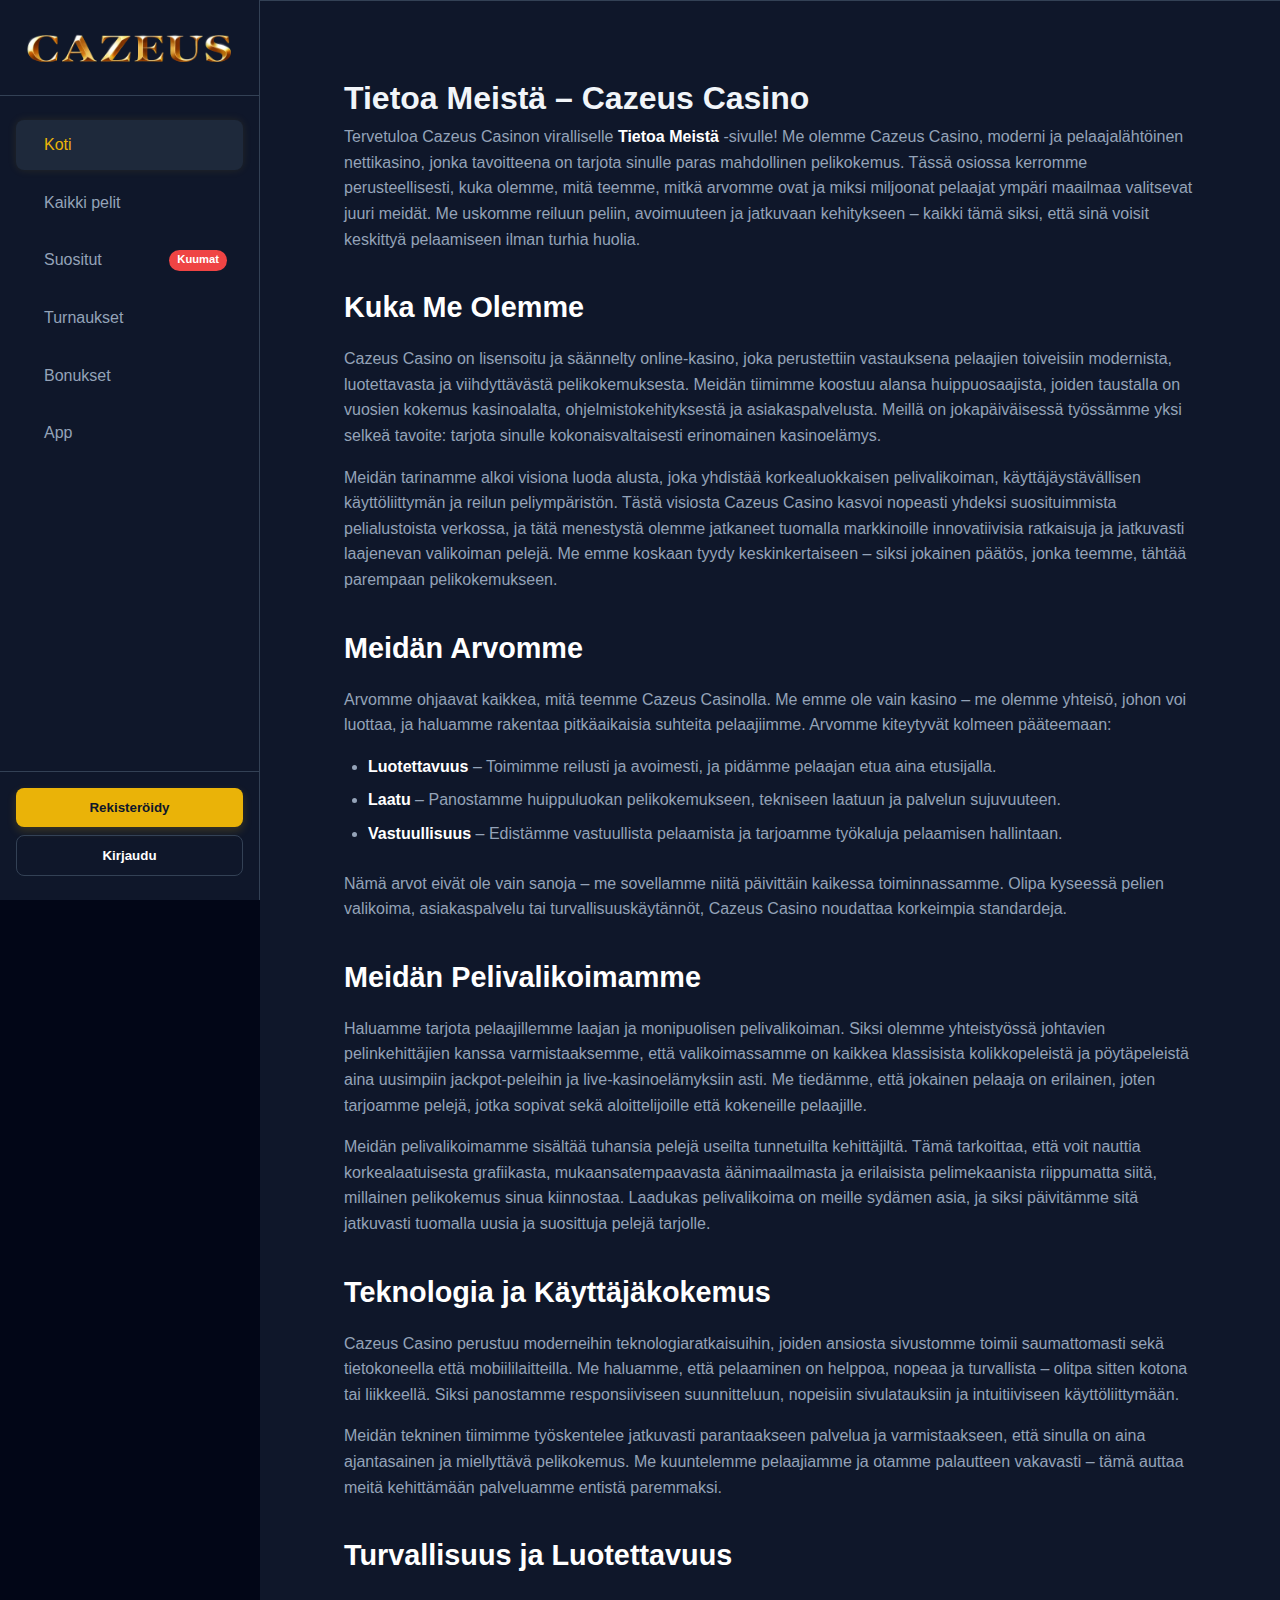
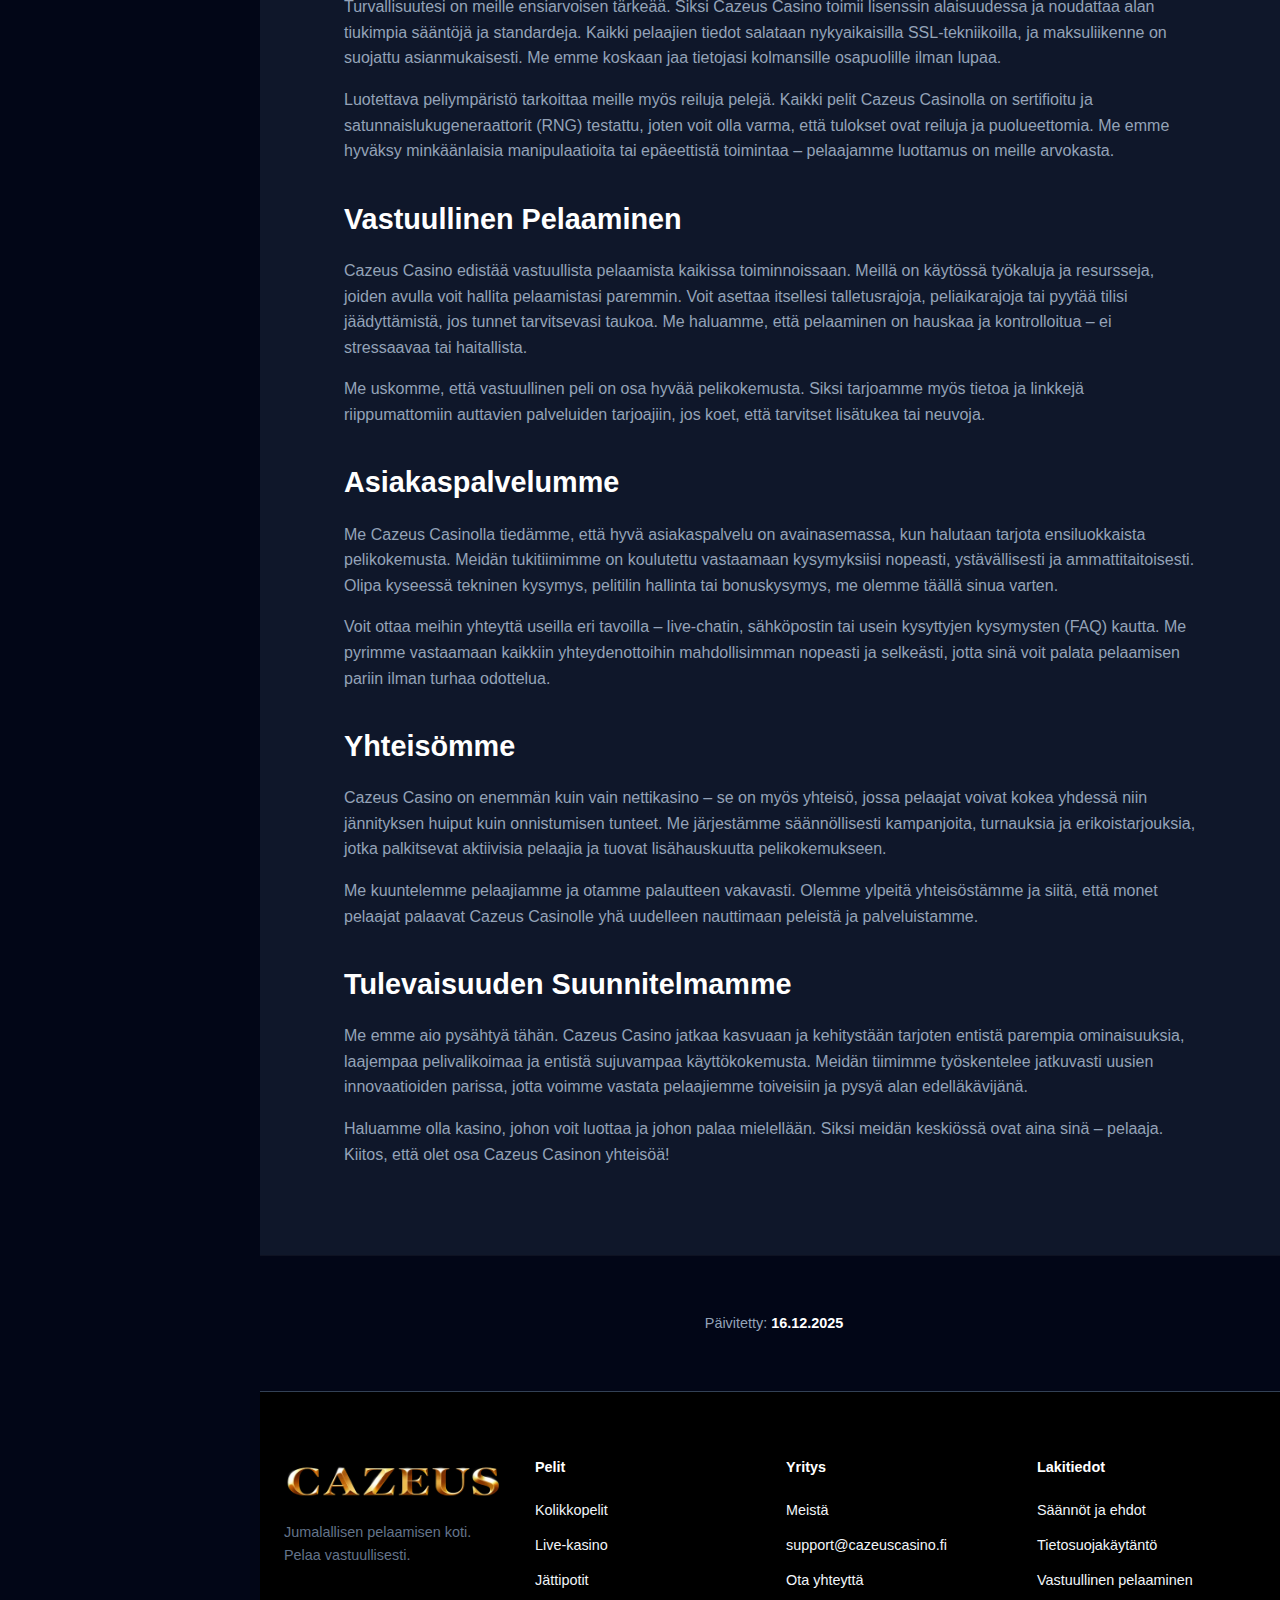
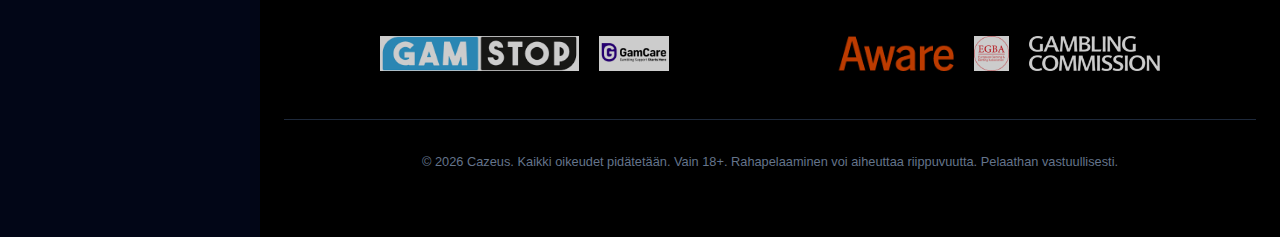
<file: about-us/index.html>
<!DOCTYPE html>
<html lang="fi">
<head>
    <meta charset="UTF-8">
    <meta name="viewport" content="width=device-width, initial-scale=1.0">
    <title>Tietoa Meistä – Cazeus Casino | Luotettava ja Moderni Nettikasino</title>
<meta name="description" content="Tutustu Cazeus Casinoon. Me olemme lisensoitu ja turvallinen nettikasino, joka tarjoaa laadukkaan pelikokemuksen, vastuullista pelaamista ja monipuolisen pelivalikoiman.">
    <link rel="stylesheet" href="../style.css?=1.8">
    <link rel="canonical" href="/about-us/" />
    <link rel="alternate" hreflang="fi" href="/about-us/" />
    <link rel="icon" type="image/x-icon" href="/favicon.ico">
</head>
<body>

    <!-- Checkbox Logic for Mobile Menu -->
<input type="checkbox" id="nav-toggle">

    <div class="app-wrapper">
        
      <div class="mobile-header">
    <div class="brand">
        <a href="/">
            <img src="../cazeus.webp" alt="Cazeus" class="logo-img">
        </a>
    </div>
            
            <div class="header-right" style="display: flex; align-items: center; gap: 10px;">
               <a href="/login/">
  <button class="btn btn-secondary btn-header" style="padding: 5px 10px; font-size: 0.8rem;">Kirjaudu</button>
</a>
              <a href="/go/" class="btn btn-primary btn-header" style="padding: 5px 10px; font-size: 0.8rem;" role="button">Rekisteröidy</a>
                <label for="nav-toggle" class="nav-toggle-label">
                    <i class="fa-solid fa-bars"></i>
                </label>
            </div>
        </div>

        <aside class="sidebar">
            <div class="sidebar-header">
                <div class="brand">
                        <a href="/">
            <img src="../cazeus.webp" alt="Cazeus" class="logo-img">
        </a>
                </div>
            </div>

            <nav class="nav-menu">
                <a href="/" class="nav-link active">
                    <i class="fa-solid fa-house"></i>
                    <span>Koti</span>
                </a>
                <a href="#games" class="nav-link">
                    <i class="fa-solid fa-gamepad"></i>
                    <span>Kaikki pelit</span>
                </a>
                <a href="/" class="nav-link">
                    <i class="fa-solid fa-fire"></i>
                    <span>Suositut</span>
                    <span class="hot-badge">Kuumat</span>
                </a>
                <a href="/" class="nav-link">
                    <i class="fa-solid fa-trophy"></i>
                    <span>Turnaukset</span>
                </a>
                <a href="/bonus/" class="nav-link">
                    <i class="fa-solid fa-wallet"></i>
                    <span>Bonukset</span>
                </a>
                <a href="/app/" class="nav-link">
                    <i class="fa-solid fa-circle-question"></i>
                    <span>App</span>
                </a>
            </nav>

            <div class="sidebar-footer">
              <a href="/go/"> <button class="btn btn-primary">Rekisteröidy</button></a>
                  <a href="/login/">
                <button class="btn btn-secondary">Kirjaudu</button>
                </a>
            </div>
        </aside>

        <!-- Main Content Area -->
        <main class="main-content">


            <!-- Content with Tables -->
            <section class="content-section">
                <div class="container" style="max-width: 900px;">
                    
               <h1>Tietoa Meistä – Cazeus Casino</h1>

    <p>
      Tervetuloa Cazeus Casinon viralliselle <strong>Tietoa Meistä</strong> -sivulle! Me olemme Cazeus Casino, moderni ja
      pelaajalähtöinen nettikasino, jonka tavoitteena on tarjota sinulle paras mahdollinen pelikokemus. Tässä osiossa kerromme
      perusteellisesti, kuka olemme, mitä teemme, mitkä arvomme ovat ja miksi miljoonat pelaajat ympäri maailmaa valitsevat juuri
      meidät. Me uskomme reiluun peliin, avoimuuteen ja jatkuvaan kehitykseen – kaikki tämä siksi, että sinä voisit keskittyä
      pelaamiseen ilman turhia huolia.
    </p>

    <h2>Kuka Me Olemme</h2>

    <p>
      Cazeus Casino on lisensoitu ja säännelty online-kasino, joka perustettiin vastauksena pelaajien toiveisiin modernista,
      luotettavasta ja viihdyttävästä pelikokemuksesta. Meidän tiimimme koostuu alansa huippuosaajista, joiden
      taustalla on vuosien kokemus kasinoalalta, ohjelmistokehityksestä ja asiakaspalvelusta. Meillä on jokapäiväisessä työssämme
      yksi selkeä tavoite: tarjota sinulle kokonaisvaltaisesti erinomainen kasinoelämys.
    </p>

    <p>
      Meidän tarinamme alkoi visiona luoda alusta, joka yhdistää korkealuokkaisen pelivalikoiman, käyttäjäystävällisen käyttöliittymän
      ja reilun peliympäristön. Tästä visiosta Cazeus Casino kasvoi nopeasti yhdeksi suosituimmista pelialustoista verkossa,
      ja tätä menestystä olemme jatkaneet tuomalla markkinoille innovatiivisia ratkaisuja ja jatkuvasti laajenevan valikoiman
      pelejä. Me emme koskaan tyydy keskinkertaiseen – siksi jokainen päätös, jonka teemme, tähtää parempaan pelikokemukseen.
    </p>

    <h2>Meidän Arvomme</h2>

    <p>
      Arvomme ohjaavat kaikkea, mitä teemme Cazeus Casinolla. Me emme ole vain kasino – me olemme yhteisö, johon voi
      luottaa, ja haluamme rakentaa pitkäaikaisia suhteita pelaajiimme. Arvomme kiteytyvät kolmeen pääteemaan:
    </p>

    <ul>
      <li><strong>Luotettavuus</strong> – Toimimme reilusti ja avoimesti, ja pidämme pelaajan etua aina etusijalla.</li>
      <li><strong>Laatu</strong> – Panostamme huippuluokan pelikokemukseen, tekniseen laatuun ja palvelun sujuvuuteen.</li>
      <li><strong>Vastuullisuus</strong> – Edistämme vastuullista pelaamista ja tarjoamme työkaluja pelaamisen hallintaan.</li>
    </ul>

    <p>
      Nämä arvot eivät ole vain sanoja – me sovellamme niitä päivittäin kaikessa toiminnassamme. Olipa kyseessä pelien valikoima,
      asiakaspalvelu tai turvallisuuskäytännöt, Cazeus Casino noudattaa korkeimpia standardeja.
    </p>

    <h2>Meidän Pelivalikoimamme</h2>

    <p>
      Haluamme tarjota pelaajillemme laajan ja monipuolisen pelivalikoiman. Siksi olemme yhteistyössä johtavien pelinkehittäjien
      kanssa varmistaaksemme, että valikoimassamme on kaikkea klassisista kolikkopeleistä ja pöytäpeleistä aina uusimpiin
      jackpot-peleihin ja live-kasinoelämyksiin asti. Me tiedämme, että jokainen pelaaja on erilainen, joten tarjoamme pelejä,
      jotka sopivat sekä aloittelijoille että kokeneille pelaajille.
    </p>

    <p>
      Meidän pelivalikoimamme sisältää tuhansia pelejä useilta tunnetuilta kehittäjiltä. Tämä tarkoittaa, että voit nauttia
      korkealaatuisesta grafiikasta, mukaansatempaavasta äänimaailmasta ja erilaisista pelimekaanista riippumatta siitä,
      millainen pelikokemus sinua kiinnostaa. Laadukas pelivalikoima on meille sydämen asia, ja siksi päivitämme sitä jatkuvasti
      tuomalla uusia ja suosittuja pelejä tarjolle.
    </p>

    <h2>Teknologia ja Käyttäjäkokemus</h2>

    <p>
      Cazeus Casino perustuu moderneihin teknologiaratkaisuihin, joiden ansiosta sivustomme toimii saumattomasti sekä tietokoneella
      että mobiililaitteilla. Me haluamme, että pelaaminen on helppoa, nopeaa ja turvallista – olitpa sitten kotona tai
      liikkeellä. Siksi panostamme responsiiviseen suunnitteluun, nopeisiin sivulatauksiin ja intuitiiviseen käyttöliittymään.
    </p>

    <p>
      Meidän tekninen tiimimme työskentelee jatkuvasti parantaakseen palvelua ja varmistaakseen, että sinulla on aina ajantasainen
      ja miellyttävä pelikokemus. Me kuuntelemme pelaajiamme ja otamme palautteen vakavasti – tämä auttaa meitä kehittämään
      palveluamme entistä paremmaksi.
    </p>

    <h2>Turvallisuus ja Luotettavuus</h2>

    <p>
      Turvallisuutesi on meille ensiarvoisen tärkeää. Siksi Cazeus Casino toimii lisenssin alaisuudessa ja noudattaa alan
      tiukimpia sääntöjä ja standardeja. Kaikki pelaajien tiedot salataan nykyaikaisilla SSL-tekniikoilla, ja maksuliikenne
      on suojattu asianmukaisesti. Me emme koskaan jaa tietojasi kolmansille osapuolille ilman lupaa.
    </p>

    <p>
      Luotettava peliympäristö tarkoittaa meille myös reiluja pelejä. Kaikki pelit Cazeus Casinolla on sertifioitu ja
      satunnaislukugeneraattorit (RNG) testattu, joten voit olla varma, että tulokset ovat reiluja ja puolueettomia.
      Me emme hyväksy minkäänlaisia manipulaatioita tai epäeettistä toimintaa – pelaajamme luottamus on meille arvokasta.
    </p>

    <h2>Vastuullinen Pelaaminen</h2>

    <p>
      Cazeus Casino edistää vastuullista pelaamista kaikissa toiminnoissaan. Meillä on käytössä työkaluja ja resursseja,
      joiden avulla voit hallita pelaamistasi paremmin. Voit asettaa itsellesi talletusrajoja, peliaikarajoja tai pyytää
      tilisi jäädyttämistä, jos tunnet tarvitsevasi taukoa. Me haluamme, että pelaaminen on hauskaa ja kontrolloitua – ei stressaavaa
      tai haitallista.
    </p>

    <p>
      Me uskomme, että vastuullinen peli on osa hyvää pelikokemusta. Siksi tarjoamme myös tietoa ja linkkejä riippumattomiin
      auttavien palveluiden tarjoajiin, jos koet, että tarvitset lisätukea tai neuvoja.
    </p>

    <h2>Asiakaspalvelumme</h2>

    <p>
      Me Cazeus Casinolla tiedämme, että hyvä asiakaspalvelu on avainasemassa, kun halutaan tarjota ensiluokkaista pelikokemusta.
      Meidän tukitiimimme on koulutettu vastaamaan kysymyksiisi nopeasti, ystävällisesti ja ammattitaitoisesti. Olipa kyseessä
      tekninen kysymys, pelitilin hallinta tai bonuskysymys, me olemme täällä sinua varten.
    </p>

    <p>
      Voit ottaa meihin yhteyttä useilla eri tavoilla – live-chatin, sähköpostin tai usein kysyttyjen kysymysten (FAQ) kautta.
      Me pyrimme vastaamaan kaikkiin yhteydenottoihin mahdollisimman nopeasti ja selkeästi, jotta sinä voit palata pelaamisen
      pariin ilman turhaa odottelua.
    </p>

    <h2>Yhteisömme</h2>

    <p>
      Cazeus Casino on enemmän kuin vain nettikasino – se on myös yhteisö, jossa pelaajat voivat kokea yhdessä niin jännityksen
      huiput kuin onnistumisen tunteet. Me järjestämme säännöllisesti kampanjoita, turnauksia ja erikoistarjouksia, jotka
      palkitsevat aktiivisia pelaajia ja tuovat lisähauskuutta pelikokemukseen.
    </p>

    <p>
      Me kuuntelemme pelaajiamme ja otamme palautteen vakavasti. Olemme ylpeitä yhteisöstämme ja siitä, että monet pelaajat
      palaavat Cazeus Casinolle yhä uudelleen nauttimaan peleistä ja palveluistamme.
    </p>

    <h2>Tulevaisuuden Suunnitelmamme</h2>

    <p>
      Me emme aio pysähtyä tähän. Cazeus Casino jatkaa kasvuaan ja kehitystään tarjoten entistä parempia ominaisuuksia,
      laajempaa pelivalikoimaa ja entistä sujuvampaa käyttökokemusta. Meidän tiimimme työskentelee jatkuvasti uusien innovaatioiden
      parissa, jotta voimme vastata pelaajiemme toiveisiin ja pysyä alan edelläkävijänä.
    </p>

    <p>
      Haluamme olla kasino, johon voit luottaa ja johon palaa mielellään. Siksi meidän keskiössä ovat aina sinä – pelaaja.
      Kiitos, että olet osa Cazeus Casinon yhteisöä!
    </p>
                </div>
            </section>


            <div class="updated-section" style="text-align: center; padding: 2rem 0; border-top: 1px solid rgba(255,255,255,0.05);">
                <div class="container">
                    <p style="color: #94a3b8; font-size: 0.9rem; margin: 0;">
                        <i class="fa-solid fa-clock-rotate-left" style="margin-right: 8px;"></i>
                        Päivitetty: <span style="font-weight: bold; color: #fff;">16.12.2025</span>
                    </p>
                </div>
            </div>

            <!-- Footer -->
<footer class="site-footer">
    <div class="footer-grid">
        <div class="footer-col">
            <div class="brand" style="margin-bottom: 1rem;">
                <img src="../cazeus.webp" alt="Cazeus" class="logo-img">
            </div>
            <p style="color: #64748b;">Jumalallisen pelaamisen koti. Pelaa vastuullisesti.</p>
        </div>
        <div class="footer-col">
            <h4>Pelit</h4>
            <ul>
                <li><a href="/">Kolikkopelit</a></li>
                <li><a href="/">Live-kasino</a></li>
                <li><a href="/">Jättipotit</a></li>
            </ul>
        </div>
        <div class="footer-col">
            <h4>Yritys</h4>
            <ul>
                <li><a href="/about-us/">Meistä</a></li>
                <li><a href="mailto:support@cazeuscasino.fi">support@cazeuscasino.fi</a></li>
                <li><a href="/contact-us/">Ota yhteyttä</a></li>
            </ul>
        </div>
        <div class="footer-col">
            <h4>Lakitiedot</h4>
            <ul>
                <li><a href="/terms-and-conditions/">Säännöt ja ehdot</a></li>
                <li><a href="/privacy-policy/">Tietosuojakäytäntö</a></li>
                <li><a href="/responsible-gaming/">Vastuullinen pelaaminen</a></li>
            </ul>
        </div>
    </div>

    <div class="trust-logos" style="display: flex; justify-content: center; align-items: center; gap: 20px; margin: 2rem 0; flex-wrap: wrap;">
        
        <a href="https://www.gamstop.co.uk" target="_blank">
            <img src="/gam-stop.png" alt="GamStop" style="height: 35px; width: auto; opacity: 0.8;">
        </a>

        <a href="https://www.gamcare.org.uk" target="_blank">
            <img src="/gamcarelogo.jpg" alt="GamCare" style="height: 35px; width: auto; opacity: 0.8;">
        </a>

        <a href="https://www.begambleaware.org" target="_blank">
            <img src="/gambleawarelogo.webp" alt="GambleAware" style="height: 35px; width: auto; opacity: 0.8;">
        </a>

        <a href="https://www.egba.eu" target="_blank">
            <img src="/egba.png" alt="EGBA" style="height: 35px; width: auto; opacity: 0.8;">
        </a>

        <a href="https://www.gamblingcommission.gov.uk" target="_blank">
            <img src="/Gamblingcommision.png" alt="Gambling Commission" style="height: 35px; width: auto; opacity: 0.8;">
        </a>

    </div>

    <div class="copyright">
        <p>&copy; 2026 Cazeus. Kaikki oikeudet pidätetään. Vain 18+. Rahapelaaminen voi aiheuttaa riippuvuutta. Pelaathan vastuullisesti.</p>
    </div>
</footer>

        </main>
    </div>
</body>
</html>
</file>
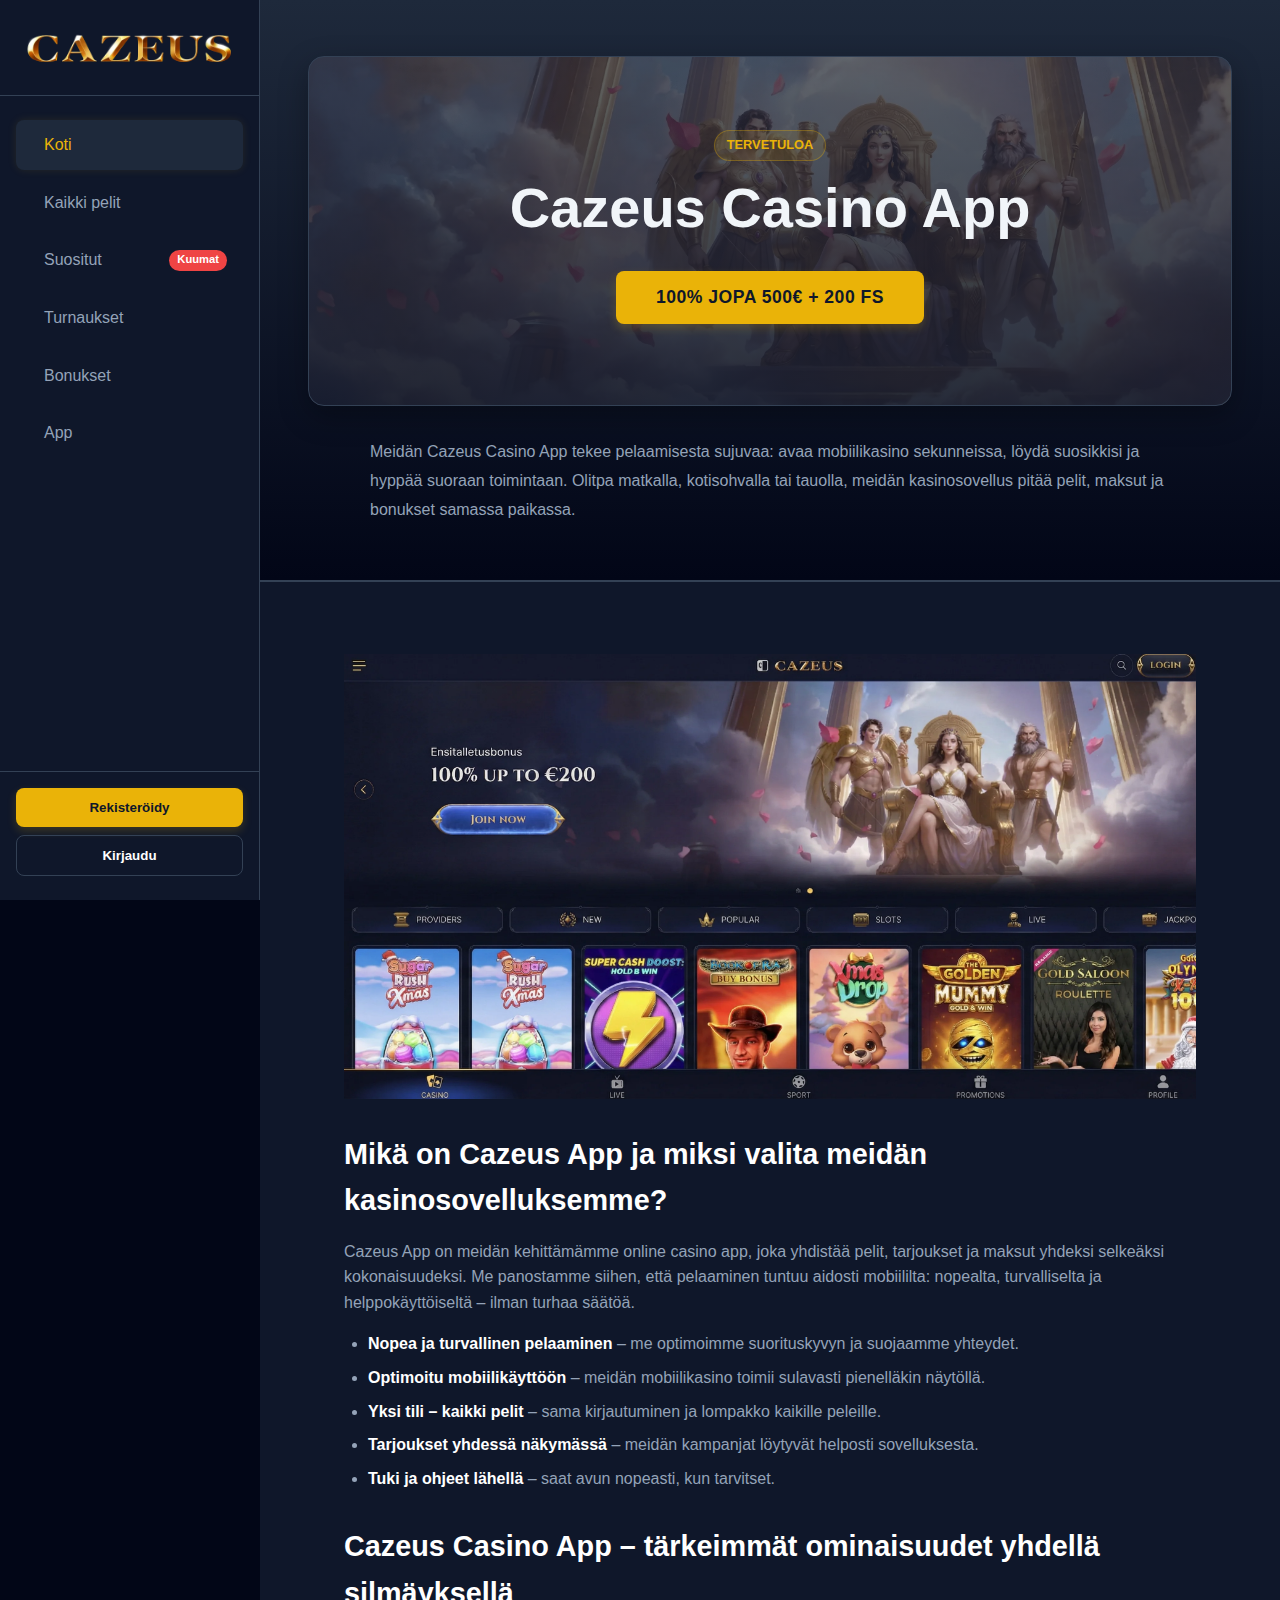
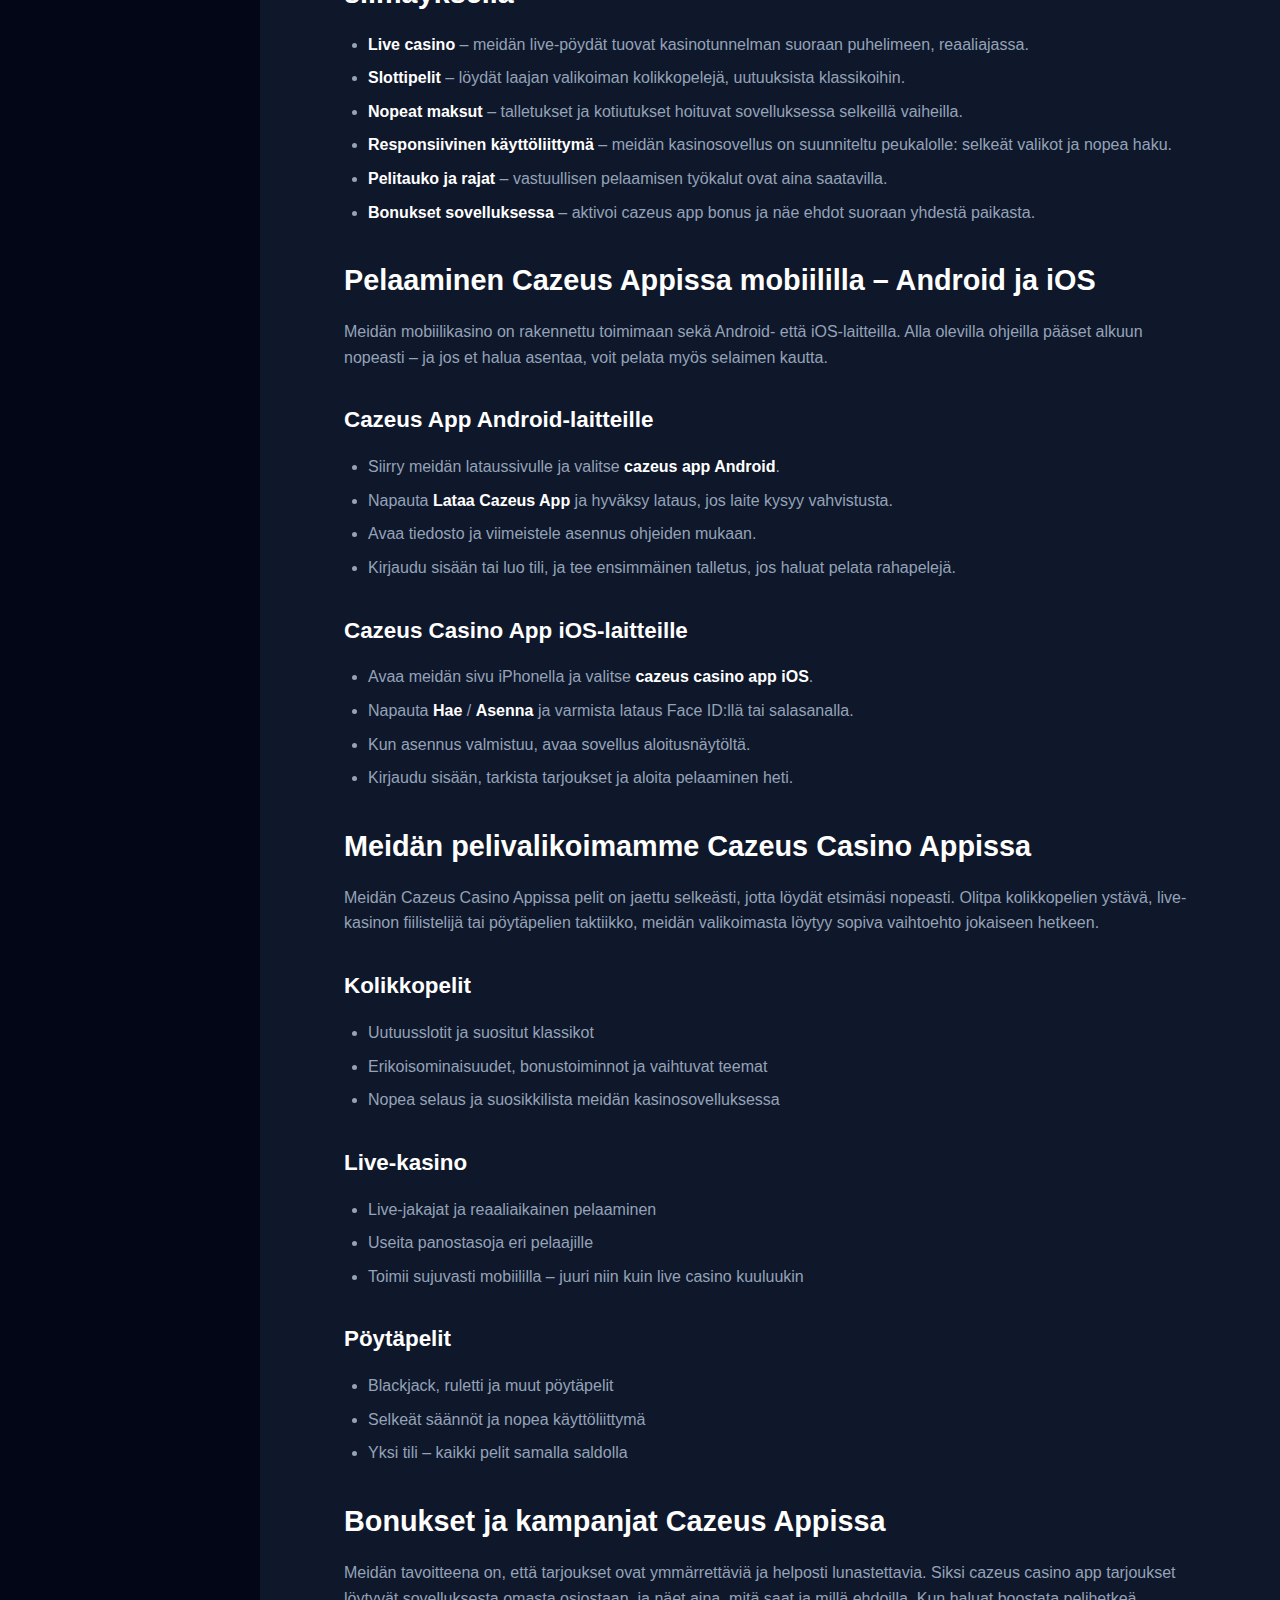
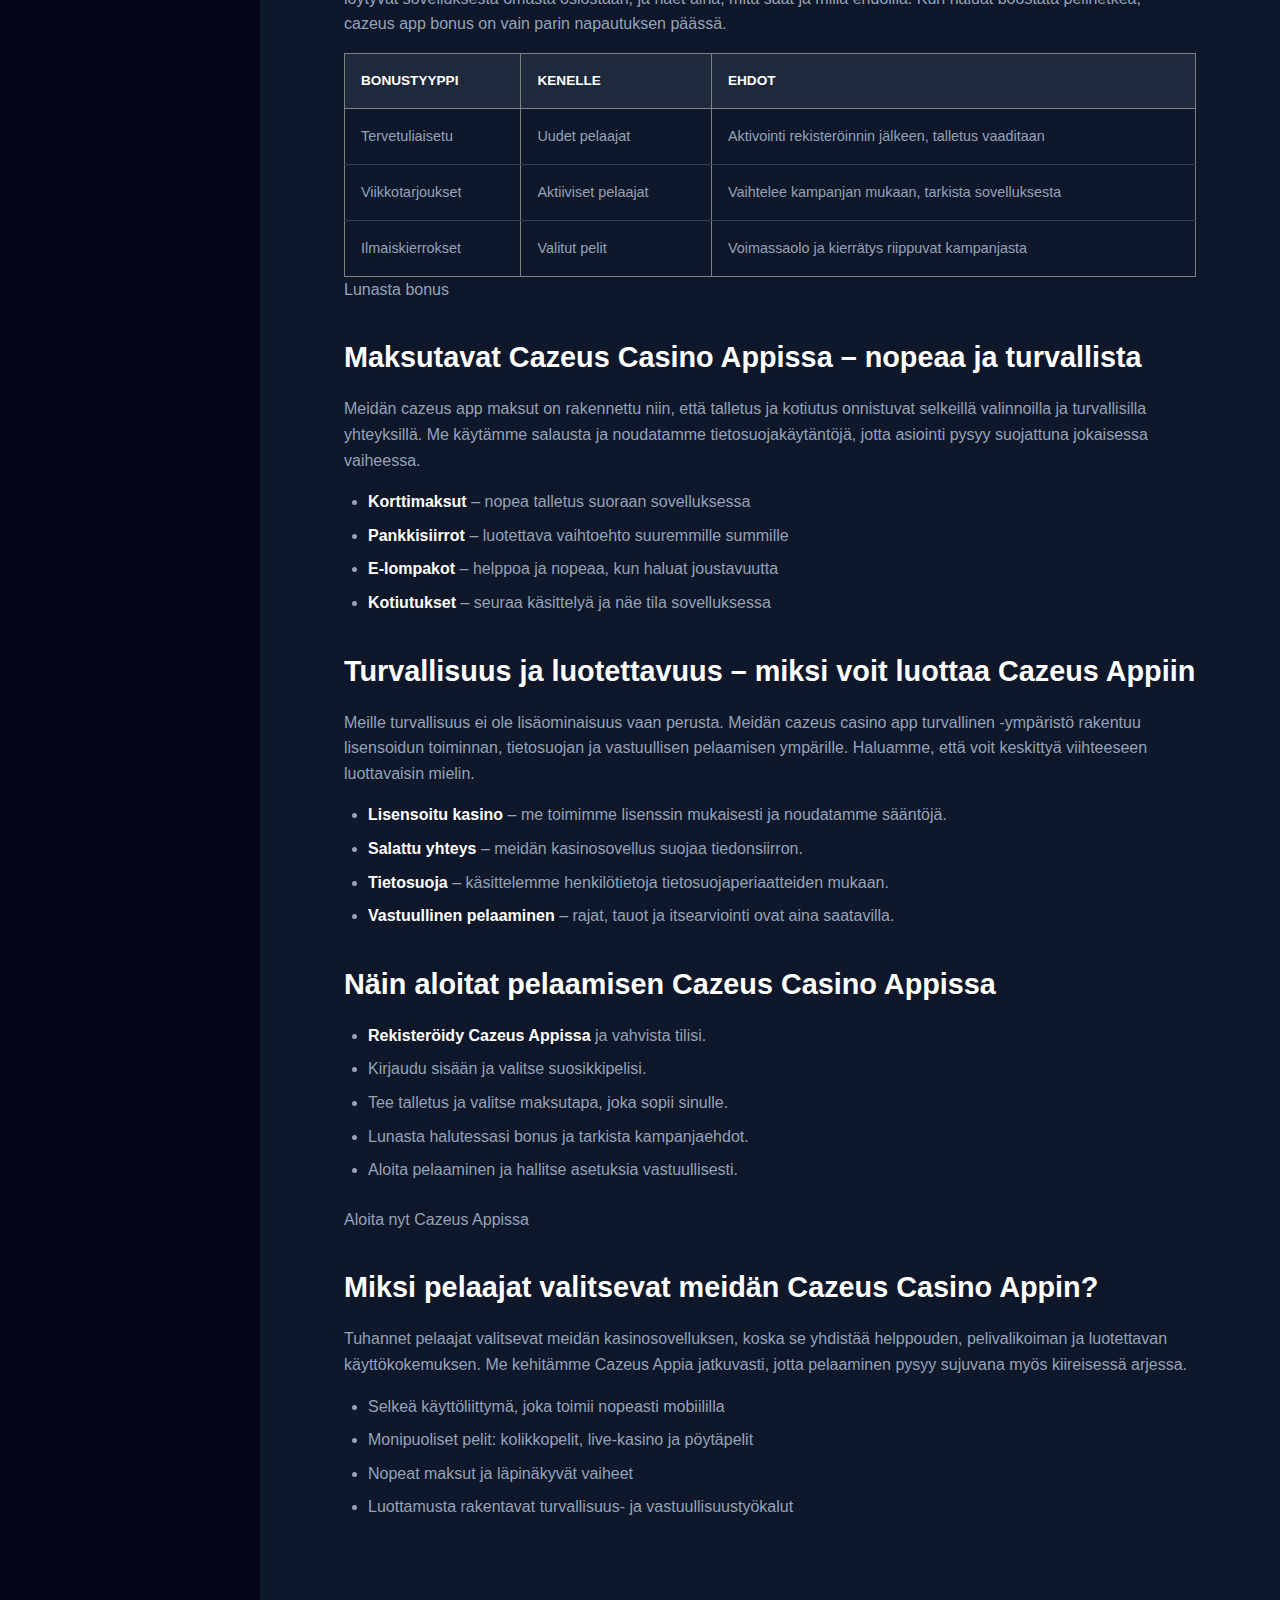
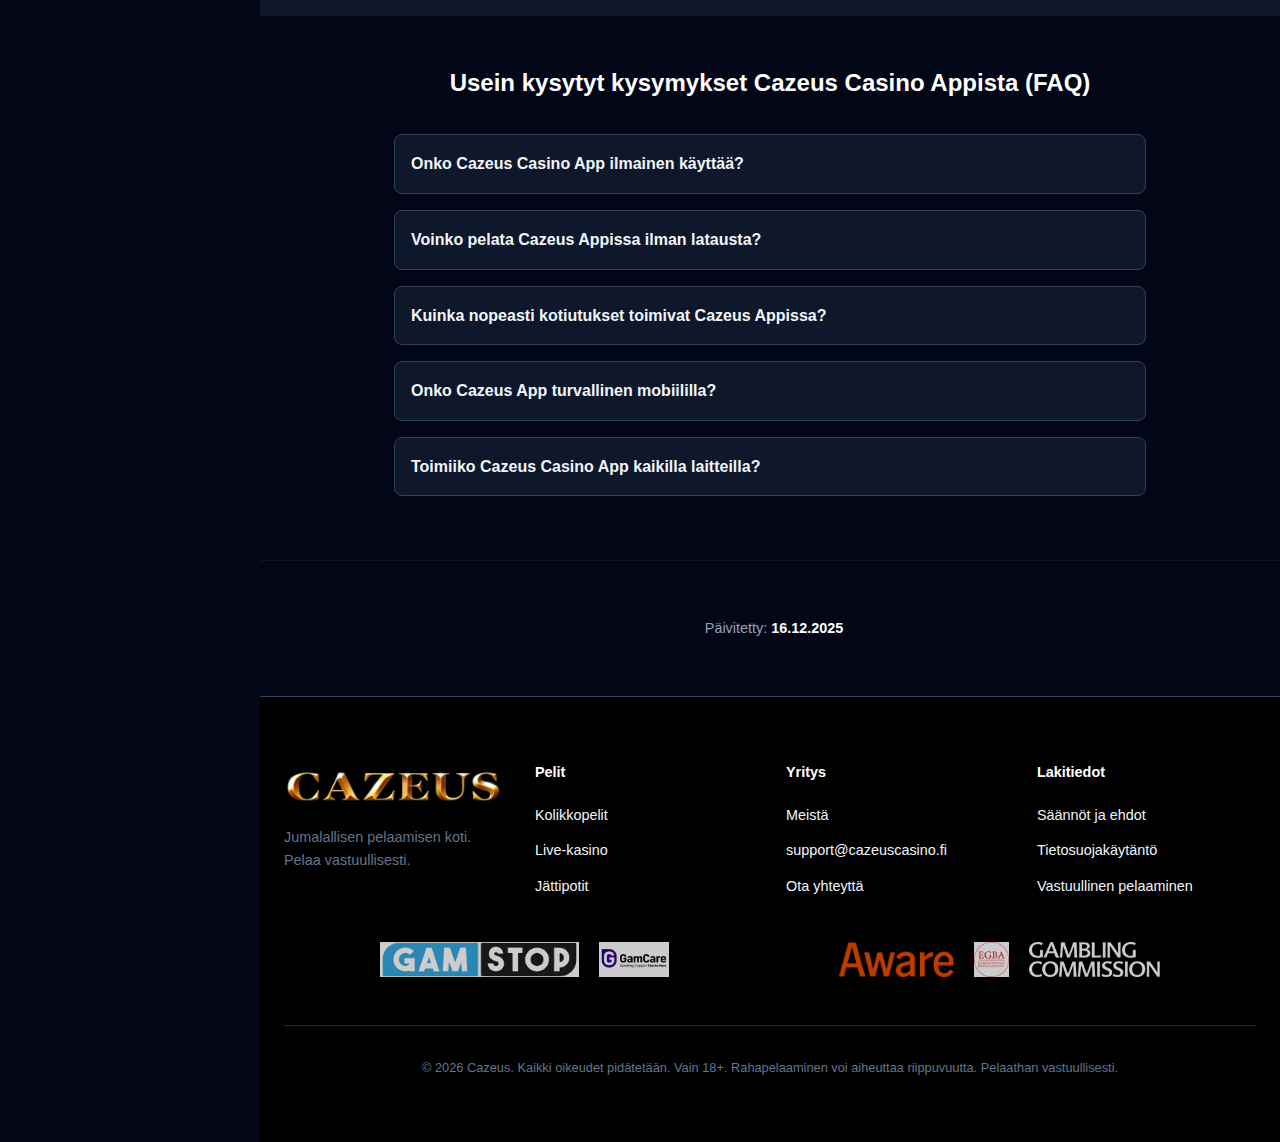
<file: app/index.html>
<!DOCTYPE html>
<html lang="fi">
<head>
    <meta charset="UTF-8">
    <meta name="viewport" content="width=device-width, initial-scale=1.0">
    <title>Cazeus Casino App – Mobiilikasino Androidille & iOS:lle</title>
<meta name="description" content="Lataa Cazeus Casino App ja pelaa kolikkopelejä, live-kasinoa ja pöytäpelejä missä tahansa. Turvallinen mobiilikasino Android- ja iOS-laitteille, nopeat maksut ja houkuttelevat bonukset.">
    <link rel="stylesheet" href="../style.css?=1.8">
    <link rel="canonical" href="/login/" />
    <link rel="alternate" hreflang="fi" href="/login/" />
    <link rel="icon" type="image/x-icon" href="/favicon.ico">
</head>
<body>

    <!-- Checkbox Logic for Mobile Menu -->
<input type="checkbox" id="nav-toggle">

    <div class="app-wrapper">
        
      <div class="mobile-header">
    <div class="brand">
        <a href="/">
            <img src="../cazeus.webp" alt="Cazeus" class="logo-img">
        </a>
    </div>
            
            <div class="header-right" style="display: flex; align-items: center; gap: 10px;">
               <a href="/login/">
  <button class="btn btn-secondary btn-header" style="padding: 5px 10px; font-size: 0.8rem;">Kirjaudu</button>
</a>
              <a href="/go/" class="btn btn-primary btn-header" style="padding: 5px 10px; font-size: 0.8rem;" role="button">Rekisteröidy</a>
                <label for="nav-toggle" class="nav-toggle-label">
                    <i class="fa-solid fa-bars"></i>
                </label>
            </div>
        </div>

        <aside class="sidebar">
            <div class="sidebar-header">
                <div class="brand">
                        <a href="/">
            <img src="../cazeus.webp" alt="Cazeus" class="logo-img">
        </a>
                </div>
            </div>

            <nav class="nav-menu">
                <a href="/" class="nav-link active">
                    <i class="fa-solid fa-house"></i>
                    <span>Koti</span>
                </a>
                <a href="#games" class="nav-link">
                    <i class="fa-solid fa-gamepad"></i>
                    <span>Kaikki pelit</span>
                </a>
                <a href="/" class="nav-link">
                    <i class="fa-solid fa-fire"></i>
                    <span>Suositut</span>
                    <span class="hot-badge">Kuumat</span>
                </a>
                <a href="/" class="nav-link">
                    <i class="fa-solid fa-trophy"></i>
                    <span>Turnaukset</span>
                </a>
                <a href="/bonus/" class="nav-link">
                    <i class="fa-solid fa-wallet"></i>
                    <span>Bonukset</span>
                </a>
                <a href="/app/" class="nav-link">
                    <i class="fa-solid fa-circle-question"></i>
                    <span>App</span>
                </a>
            </nav>

            <div class="sidebar-footer">
              <a href="/go/"> <button class="btn btn-primary">Rekisteröidy</button></a>
                  <a href="/login/">
                <button class="btn btn-secondary">Kirjaudu</button>
                </a>
            </div>
        </aside>

        <!-- Main Content Area -->
        <main class="main-content">
            
            <!-- Hero Section -->
            <section class="hero-section">
                <div class="container">
                    <div class="hero-banner">
                        <span class="hero-tag">Tervetuloa</span>
                        <h1 class="hero-title">Cazeus Casino App</span></h1>
                       <button class="btn btn-primary hero-cta">100% Jopa 500€ + 200 FS</button>
                    </div>
                    <div class="prose">
 <p>Meidän Cazeus Casino App tekee pelaamisesta sujuvaa: avaa mobiilikasino sekunneissa, löydä suosikkisi ja hyppää suoraan toimintaan. Olitpa matkalla, kotisohvalla tai tauolla, meidän kasinosovellus pitää pelit, maksut ja bonukset samassa paikassa.</p>
                    </div>
                </div>
            </section>


            <!-- Content with Tables -->
            <section class="content-section">
                <div class="container" style="max-width: 900px;">
                   <img src="Cazeus App.webp" alt="Cazeus Casino App">
                    <h2>Mikä on Cazeus App ja miksi valita meidän kasinosovelluksemme?</h2>
      <p>Cazeus App on meidän kehittämämme online casino app, joka yhdistää pelit, tarjoukset ja maksut yhdeksi selkeäksi kokonaisuudeksi. Me panostamme siihen, että pelaaminen tuntuu aidosti mobiililta: nopealta, turvalliselta ja helppokäyttöiseltä – ilman turhaa säätöä.</p>
      <ul>
        <li><strong>Nopea ja turvallinen pelaaminen</strong> – me optimoimme suorituskyvyn ja suojaamme yhteydet.</li>
        <li><strong>Optimoitu mobiilikäyttöön</strong> – meidän mobiilikasino toimii sulavasti pienelläkin näytöllä.</li>
        <li><strong>Yksi tili – kaikki pelit</strong> – sama kirjautuminen ja lompakko kaikille peleille.</li>
        <li><strong>Tarjoukset yhdessä näkymässä</strong> – meidän kampanjat löytyvät helposti sovelluksesta.</li>
        <li><strong>Tuki ja ohjeet lähellä</strong> – saat avun nopeasti, kun tarvitset.</li>
      </ul>


    <section>
      <h2>Cazeus Casino App – tärkeimmät ominaisuudet yhdellä silmäyksellä</h2>
      <ul>
        <li><strong>Live casino</strong> – meidän live-pöydät tuovat kasinotunnelman suoraan puhelimeen, reaaliajassa.</li>
        <li><strong>Slottipelit</strong> – löydät laajan valikoiman kolikkopelejä, uutuuksista klassikoihin.</li>
        <li><strong>Nopeat maksut</strong> – talletukset ja kotiutukset hoituvat sovelluksessa selkeillä vaiheilla.</li>
        <li><strong>Responsiivinen käyttöliittymä</strong> – meidän kasinosovellus on suunniteltu peukalolle: selkeät valikot ja nopea haku.</li>
        <li><strong>Pelitauko ja rajat</strong> – vastuullisen pelaamisen työkalut ovat aina saatavilla.</li>
        <li><strong>Bonukset sovelluksessa</strong> – aktivoi cazeus app bonus ja näe ehdot suoraan yhdestä paikasta.</li>
      </ul>
    </section>

    <section id="lataa">
      <h2>Pelaaminen Cazeus Appissa mobiililla – Android ja iOS</h2>
      <p>Meidän mobiilikasino on rakennettu toimimaan sekä Android- että iOS-laitteilla. Alla olevilla ohjeilla pääset alkuun nopeasti – ja jos et halua asentaa, voit pelata myös selaimen kautta.</p>

      <h3>Cazeus App Android-laitteille</h3>
      <ol>
        <li>Siirry meidän lataussivulle ja valitse <strong>cazeus app Android</strong>.</li>
        <li>Napauta <strong>Lataa Cazeus App</strong> ja hyväksy lataus, jos laite kysyy vahvistusta.</li>
        <li>Avaa tiedosto ja viimeistele asennus ohjeiden mukaan.</li>
        <li>Kirjaudu sisään tai luo tili, ja tee ensimmäinen talletus, jos haluat pelata rahapelejä.</li>
      </ol>

      <h3>Cazeus Casino App iOS-laitteille</h3>
      <ol>
        <li>Avaa meidän sivu iPhonella ja valitse <strong>cazeus casino app iOS</strong>.</li>
        <li>Napauta <strong>Hae</strong> / <strong>Asenna</strong> ja varmista lataus Face ID:llä tai salasanalla.</li>
        <li>Kun asennus valmistuu, avaa sovellus aloitusnäytöltä.</li>
        <li>Kirjaudu sisään, tarkista tarjoukset ja aloita pelaaminen heti.</li>
      </ol>
    </section>

    <section>
      <h2>Meidän pelivalikoimamme Cazeus Casino Appissa</h2>
      <p>Meidän Cazeus Casino Appissa pelit on jaettu selkeästi, jotta löydät etsimäsi nopeasti. Olitpa kolikkopelien ystävä, live-kasinon fiilistelijä tai pöytäpelien taktiikko, meidän valikoimasta löytyy sopiva vaihtoehto jokaiseen hetkeen.</p>

      <h3>Kolikkopelit</h3>
      <ul>
        <li>Uutuusslotit ja suositut klassikot</li>
        <li>Erikoisominaisuudet, bonustoiminnot ja vaihtuvat teemat</li>
        <li>Nopea selaus ja suosikkilista meidän kasinosovelluksessa</li>
      </ul>

      <h3>Live-kasino</h3>
      <ul>
        <li>Live-jakajat ja reaaliaikainen pelaaminen</li>
        <li>Useita panostasoja eri pelaajille</li>
        <li>Toimii sujuvasti mobiililla – juuri niin kuin live casino kuuluukin</li>
      </ul>

      <h3>Pöytäpelit</h3>
      <ul>
        <li>Blackjack, ruletti ja muut pöytäpelit</li>
        <li>Selkeät säännöt ja nopea käyttöliittymä</li>
        <li>Yksi tili – kaikki pelit samalla saldolla</li>
      </ul>
    </section>

    <section>
      <h2>Bonukset ja kampanjat Cazeus Appissa</h2>
      <p>Meidän tavoitteena on, että tarjoukset ovat ymmärrettäviä ja helposti lunastettavia. Siksi cazeus casino app tarjoukset löytyvät sovelluksesta omasta osiostaan, ja näet aina, mitä saat ja millä ehdoilla. Kun haluat boostata pelihetkeä, cazeus app bonus on vain parin napautuksen päässä.</p>

      <table border="1" cellpadding="8" cellspacing="0">
        <thead>
          <tr>
            <th>Bonustyyppi</th>
            <th>Kenelle</th>
            <th>Ehdot</th>
          </tr>
        </thead>
        <tbody>
          <tr>
            <td>Tervetuliaisetu</td>
            <td>Uudet pelaajat</td>
            <td>Aktivointi rekisteröinnin jälkeen, talletus vaaditaan</td>
          </tr>
          <tr>
            <td>Viikkotarjoukset</td>
            <td>Aktiiviset pelaajat</td>
            <td>Vaihtelee kampanjan mukaan, tarkista sovelluksesta</td>
          </tr>
          <tr>
            <td>Ilmaiskierrokset</td>
            <td>Valitut pelit</td>
            <td>Voimassaolo ja kierrätys riippuvat kampanjasta</td>
          </tr>
        </tbody>
      </table>

      <p><a href="#lunasta" role="button">Lunasta bonus</a></p>
      <div id="lunasta"></div>
    </section>

    <section>
      <h2>Maksutavat Cazeus Casino Appissa – nopeaa ja turvallista</h2>
      <p>Meidän cazeus app maksut on rakennettu niin, että talletus ja kotiutus onnistuvat selkeillä valinnoilla ja turvallisilla yhteyksillä. Me käytämme salausta ja noudatamme tietosuojakäytäntöjä, jotta asiointi pysyy suojattuna jokaisessa vaiheessa.</p>
      <ul>
        <li><strong>Korttimaksut</strong> – nopea talletus suoraan sovelluksessa</li>
        <li><strong>Pankkisiirrot</strong> – luotettava vaihtoehto suuremmille summille</li>
        <li><strong>E-lompakot</strong> – helppoa ja nopeaa, kun haluat joustavuutta</li>
        <li><strong>Kotiutukset</strong> – seuraa käsittelyä ja näe tila sovelluksessa</li>
      </ul>
    </section>

    <section>
      <h2>Turvallisuus ja luotettavuus – miksi voit luottaa Cazeus Appiin</h2>
      <p>Meille turvallisuus ei ole lisäominaisuus vaan perusta. Meidän cazeus casino app turvallinen -ympäristö rakentuu lisensoidun toiminnan, tietosuojan ja vastuullisen pelaamisen ympärille. Haluamme, että voit keskittyä viihteeseen luottavaisin mielin.</p>
      <ul>
        <li><strong>Lisensoitu kasino</strong> – me toimimme lisenssin mukaisesti ja noudatamme sääntöjä.</li>
        <li><strong>Salattu yhteys</strong> – meidän kasinosovellus suojaa tiedonsiirron.</li>
        <li><strong>Tietosuoja</strong> – käsittelemme henkilötietoja tietosuojaperiaatteiden mukaan.</li>
        <li><strong>Vastuullinen pelaaminen</strong> – rajat, tauot ja itsearviointi ovat aina saatavilla.</li>
      </ul>
    </section>

    <section>
      <h2>Näin aloitat pelaamisen Cazeus Casino Appissa</h2>
      <ol>
        <li><strong>Rekisteröidy Cazeus Appissa</strong> ja vahvista tilisi.</li>
        <li>Kirjaudu sisään ja valitse suosikkipelisi.</li>
        <li>Tee talletus ja valitse maksutapa, joka sopii sinulle.</li>
        <li>Lunasta halutessasi bonus ja tarkista kampanjaehdot.</li>
        <li>Aloita pelaaminen ja hallitse asetuksia vastuullisesti.</li>
      </ol>
      <p><a href="#lataa" role="button">Aloita nyt Cazeus Appissa</a></p>
    </section>

    <section>
      <h2>Miksi pelaajat valitsevat meidän Cazeus Casino Appin?</h2>
      <p>Tuhannet pelaajat valitsevat meidän kasinosovelluksen, koska se yhdistää helppouden, pelivalikoiman ja luotettavan käyttökokemuksen. Me kehitämme Cazeus Appia jatkuvasti, jotta pelaaminen pysyy sujuvana myös kiireisessä arjessa.</p>
      <ul>
        <li>Selkeä käyttöliittymä, joka toimii nopeasti mobiililla</li>
        <li>Monipuoliset pelit: kolikkopelit, live-kasino ja pöytäpelit</li>
        <li>Nopeat maksut ja läpinäkyvät vaiheet</li>
        <li>Luottamusta rakentavat turvallisuus- ja vastuullisuustyökalut</li>
      </ul>
    </section>
                   
             
                </div>
            </section>

            <!-- FAQ Section -->
          <section id="faq" class="faq-section">
  <h2 class="section-title" style="justify-content: center; margin-bottom: 2rem;">
    Usein kysytyt kysymykset Cazeus Casino Appista (FAQ)
  </h2>

  <details>
    <summary>Onko Cazeus Casino App ilmainen käyttää?</summary>
    <div class="faq-answer">
      Kyllä, <strong>cazeus app ilmainen</strong> ladata ja käyttää. Meidän kasinosovellus ei veloita latauksesta tai
      tilin luomisesta. Pelaaminen oikealla rahalla edellyttää talletusta, mutta itse Cazeus Casino App on maksuton
      käyttää kaikilla tuetuilla laitteilla.
    </div>
  </details>

  <details>
    <summary>Voinko pelata Cazeus Appissa ilman latausta?</summary>
    <div class="faq-answer">
      Kyllä. Jos et halua asentaa sovellusta, voit pelata myös mobiiliselaimessa. <strong>Cazeus casino app selain</strong>
      toimii responsiivisesti ja tarjoaa pääsyn samoihin peleihin, maksuihin ja tarjouksiin kuin varsinainen
      kasinosovellus.
    </div>
  </details>

  <details>
    <summary>Kuinka nopeasti kotiutukset toimivat Cazeus Appissa?</summary>
    <div class="faq-answer">
      <strong>Cazeus app kotiutus</strong> käsitellään yleensä nopeasti, mutta tarkka aika riippuu valitusta
      maksutavasta ja mahdollisista varmennuksista. Me käsittelemme kotiutuspyynnöt turvallisesti ja pidämme sinut
      ajan tasalla suoraan sovelluksessa.
    </div>
  </details>

  <details>
    <summary>Onko Cazeus App turvallinen mobiililla?</summary>
    <div class="faq-answer">
      Kyllä. <strong>Cazeus casino app turvallinen</strong> käyttää, kun lataat sen virallisesta lähteestä.
      Me käytämme salattua yhteyttä, suojaamme tietosi ja tarjoamme vastuullisen pelaamisen työkaluja, jotta
      pelaaminen pysyy hallinnassa myös mobiilissa.
    </div>
  </details>

  <details>
    <summary>Toimiiko Cazeus Casino App kaikilla laitteilla?</summary>
    <div class="faq-answer">
      <strong>Cazeus app yhteensopivuus</strong> kattaa yleisimmät Android- ja iOS-laitteet. Sovellus on optimoitu
      eri näyttökokoihin, ja jos laitteesi ei tue asennusta, voit käyttää mobiiliselainta vaihtoehtona ilman
      toiminnallisia rajoituksia.
    </div>
  </details>
</section>

            <div class="updated-section" style="text-align: center; padding: 2rem 0; border-top: 1px solid rgba(255,255,255,0.05);">
                <div class="container">
                    <p style="color: #94a3b8; font-size: 0.9rem; margin: 0;">
                        <i class="fa-solid fa-clock-rotate-left" style="margin-right: 8px;"></i>
                        Päivitetty: <span style="font-weight: bold; color: #fff;">16.12.2025</span>
                    </p>
                </div>
            </div>

            <!-- Footer -->
<footer class="site-footer">
    <div class="footer-grid">
        <div class="footer-col">
            <div class="brand" style="margin-bottom: 1rem;">
                <img src="../cazeus.webp" alt="Cazeus" class="logo-img">
            </div>
            <p style="color: #64748b;">Jumalallisen pelaamisen koti. Pelaa vastuullisesti.</p>
        </div>
        <div class="footer-col">
            <h4>Pelit</h4>
            <ul>
                <li><a href="/">Kolikkopelit</a></li>
                <li><a href="/">Live-kasino</a></li>
                <li><a href="/">Jättipotit</a></li>
            </ul>
        </div>
        <div class="footer-col">
            <h4>Yritys</h4>
            <ul>
                <li><a href="/about-us/">Meistä</a></li>
                <li><a href="mailto:support@cazeuscasino.fi">support@cazeuscasino.fi</a></li>
                <li><a href="/contact-us/">Ota yhteyttä</a></li>
            </ul>
        </div>
        <div class="footer-col">
            <h4>Lakitiedot</h4>
            <ul>
                <li><a href="/terms-and-conditions/">Säännöt ja ehdot</a></li>
                <li><a href="/privacy-policy/">Tietosuojakäytäntö</a></li>
                <li><a href="/responsible-gaming/">Vastuullinen pelaaminen</a></li>
            </ul>
        </div>
    </div>

    <div class="trust-logos" style="display: flex; justify-content: center; align-items: center; gap: 20px; margin: 2rem 0; flex-wrap: wrap;">
        
        <a href="https://www.gamstop.co.uk" target="_blank">
            <img src="/gam-stop.png" alt="GamStop" style="height: 35px; width: auto; opacity: 0.8;">
        </a>

        <a href="https://www.gamcare.org.uk" target="_blank">
            <img src="/gamcarelogo.jpg" alt="GamCare" style="height: 35px; width: auto; opacity: 0.8;">
        </a>

        <a href="https://www.begambleaware.org" target="_blank">
            <img src="/gambleawarelogo.webp" alt="GambleAware" style="height: 35px; width: auto; opacity: 0.8;">
        </a>

        <a href="https://www.egba.eu" target="_blank">
            <img src="/egba.png" alt="EGBA" style="height: 35px; width: auto; opacity: 0.8;">
        </a>

        <a href="https://www.gamblingcommission.gov.uk" target="_blank">
            <img src="/Gamblingcommision.png" alt="Gambling Commission" style="height: 35px; width: auto; opacity: 0.8;">
        </a>

    </div>

    <div class="copyright">
        <p>&copy; 2026 Cazeus. Kaikki oikeudet pidätetään. Vain 18+. Rahapelaaminen voi aiheuttaa riippuvuutta. Pelaathan vastuullisesti.</p>
    </div>
</footer>

        </main>
    </div>
</body>
</html>
</file>
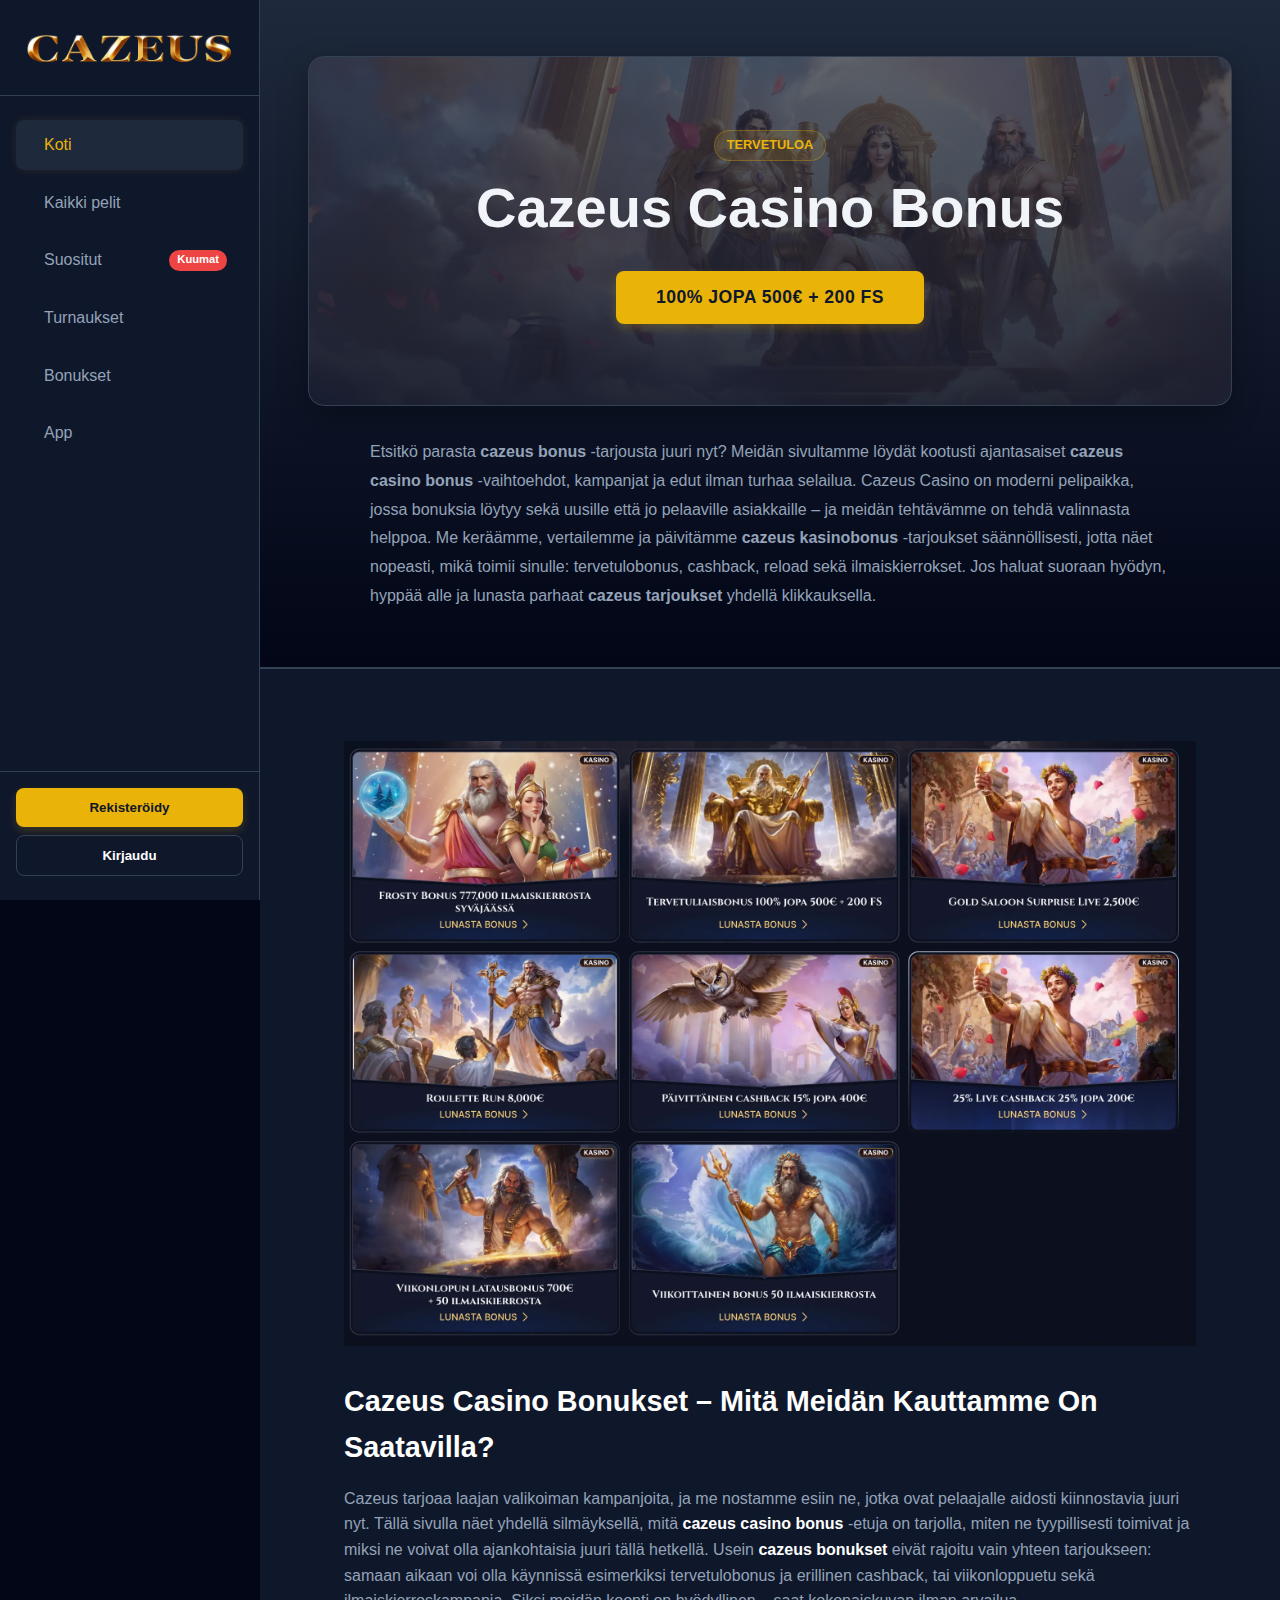
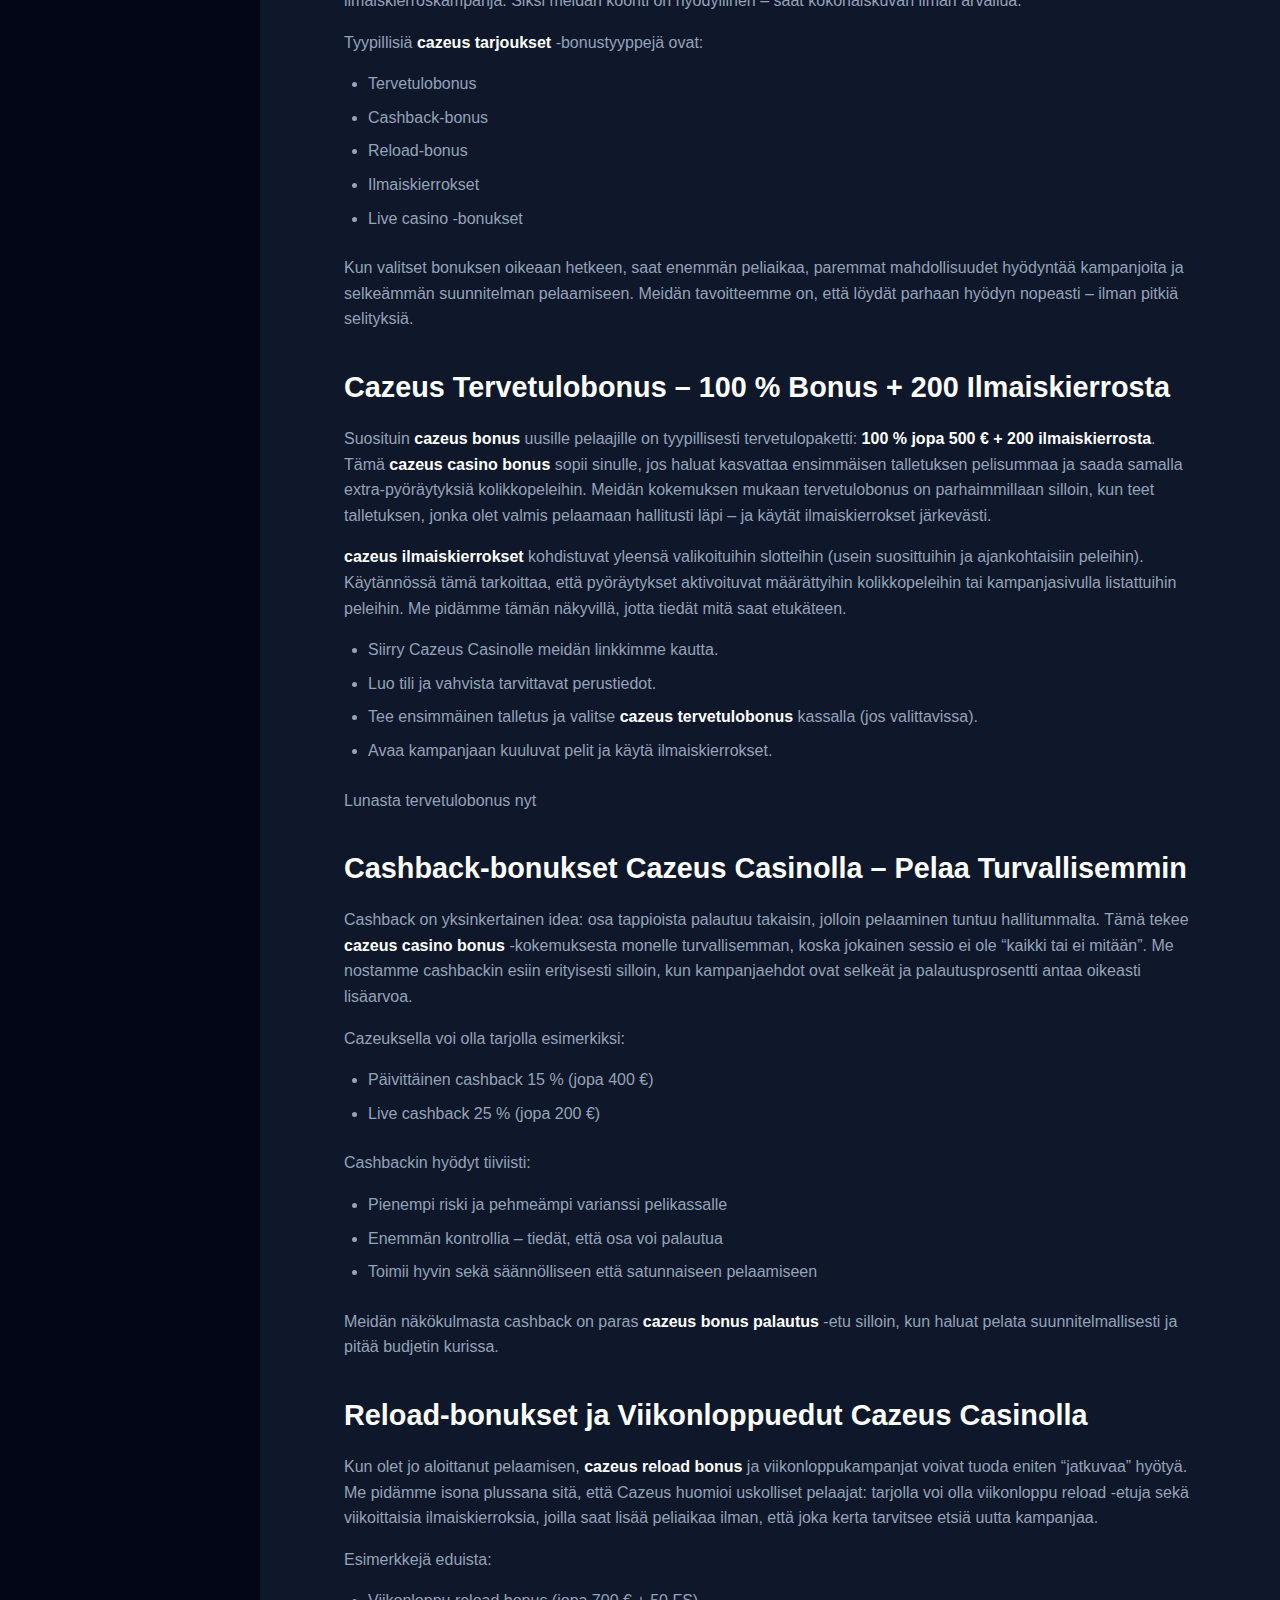
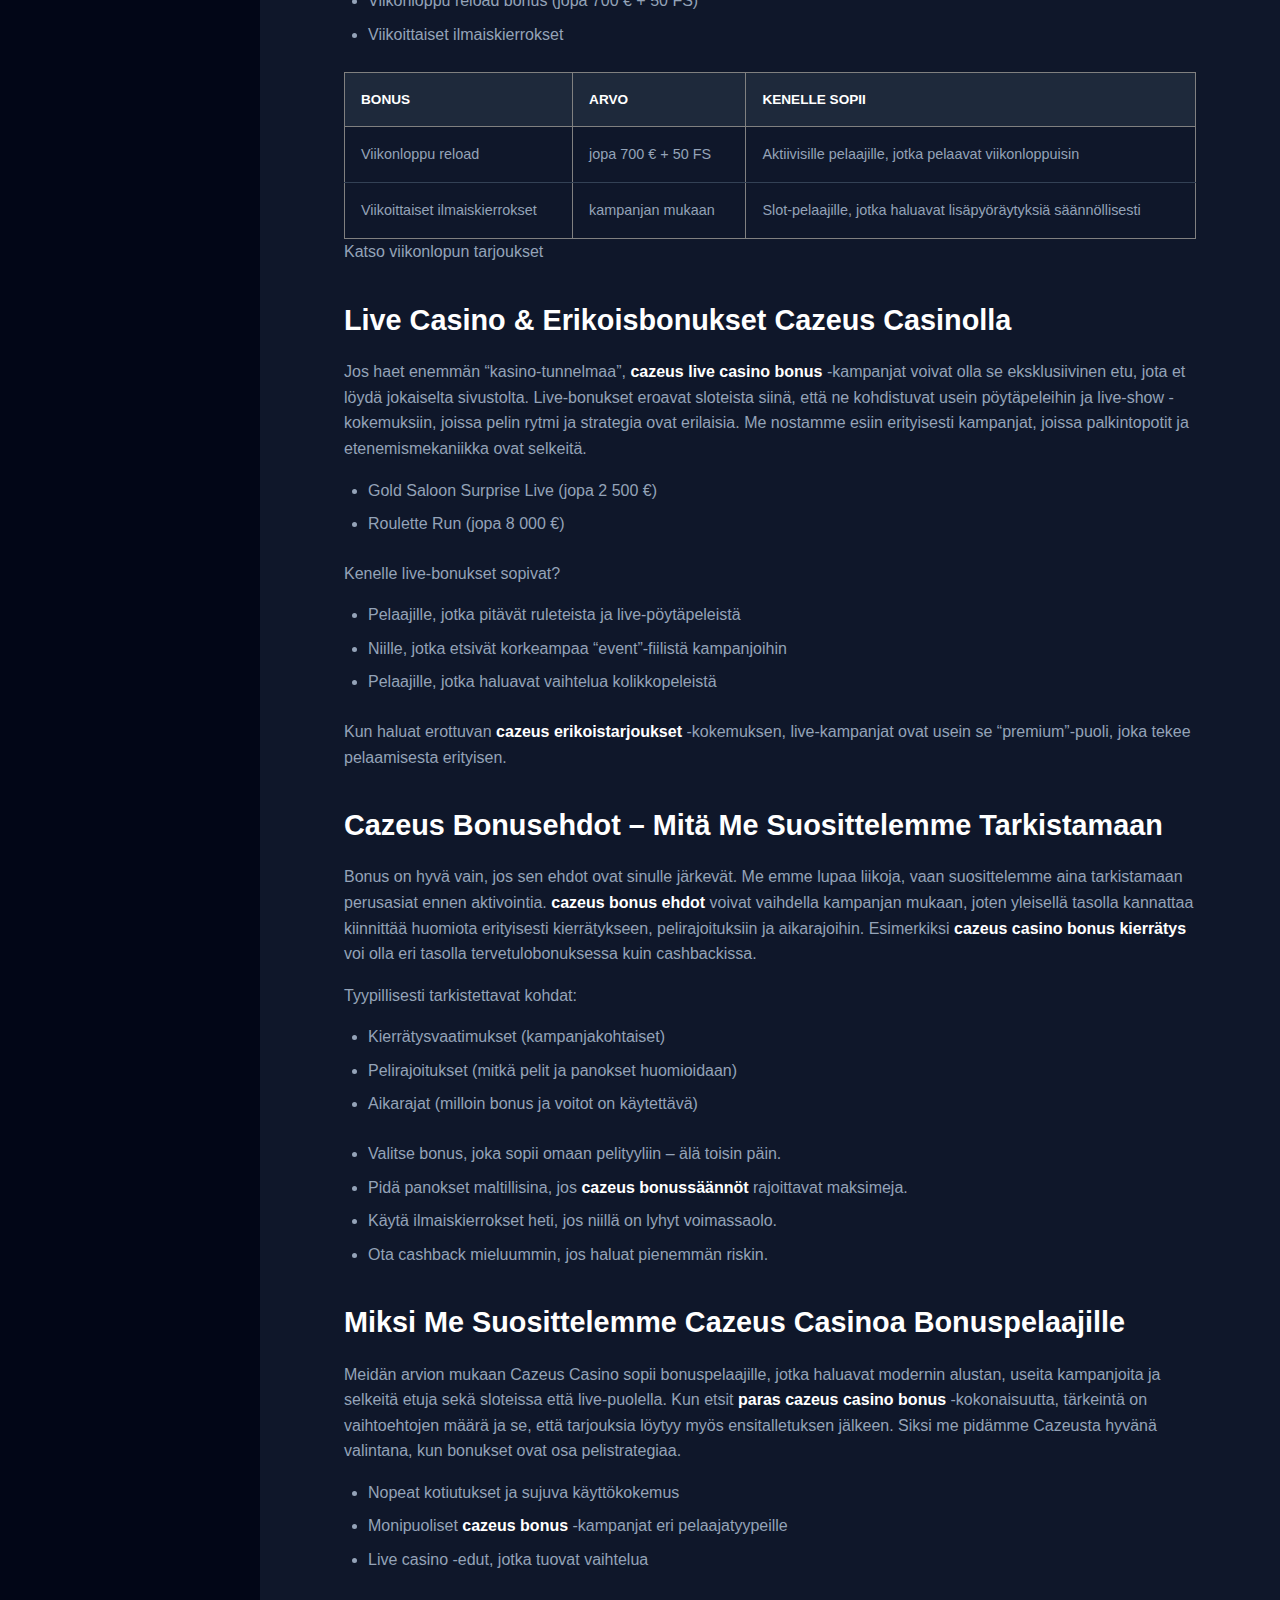
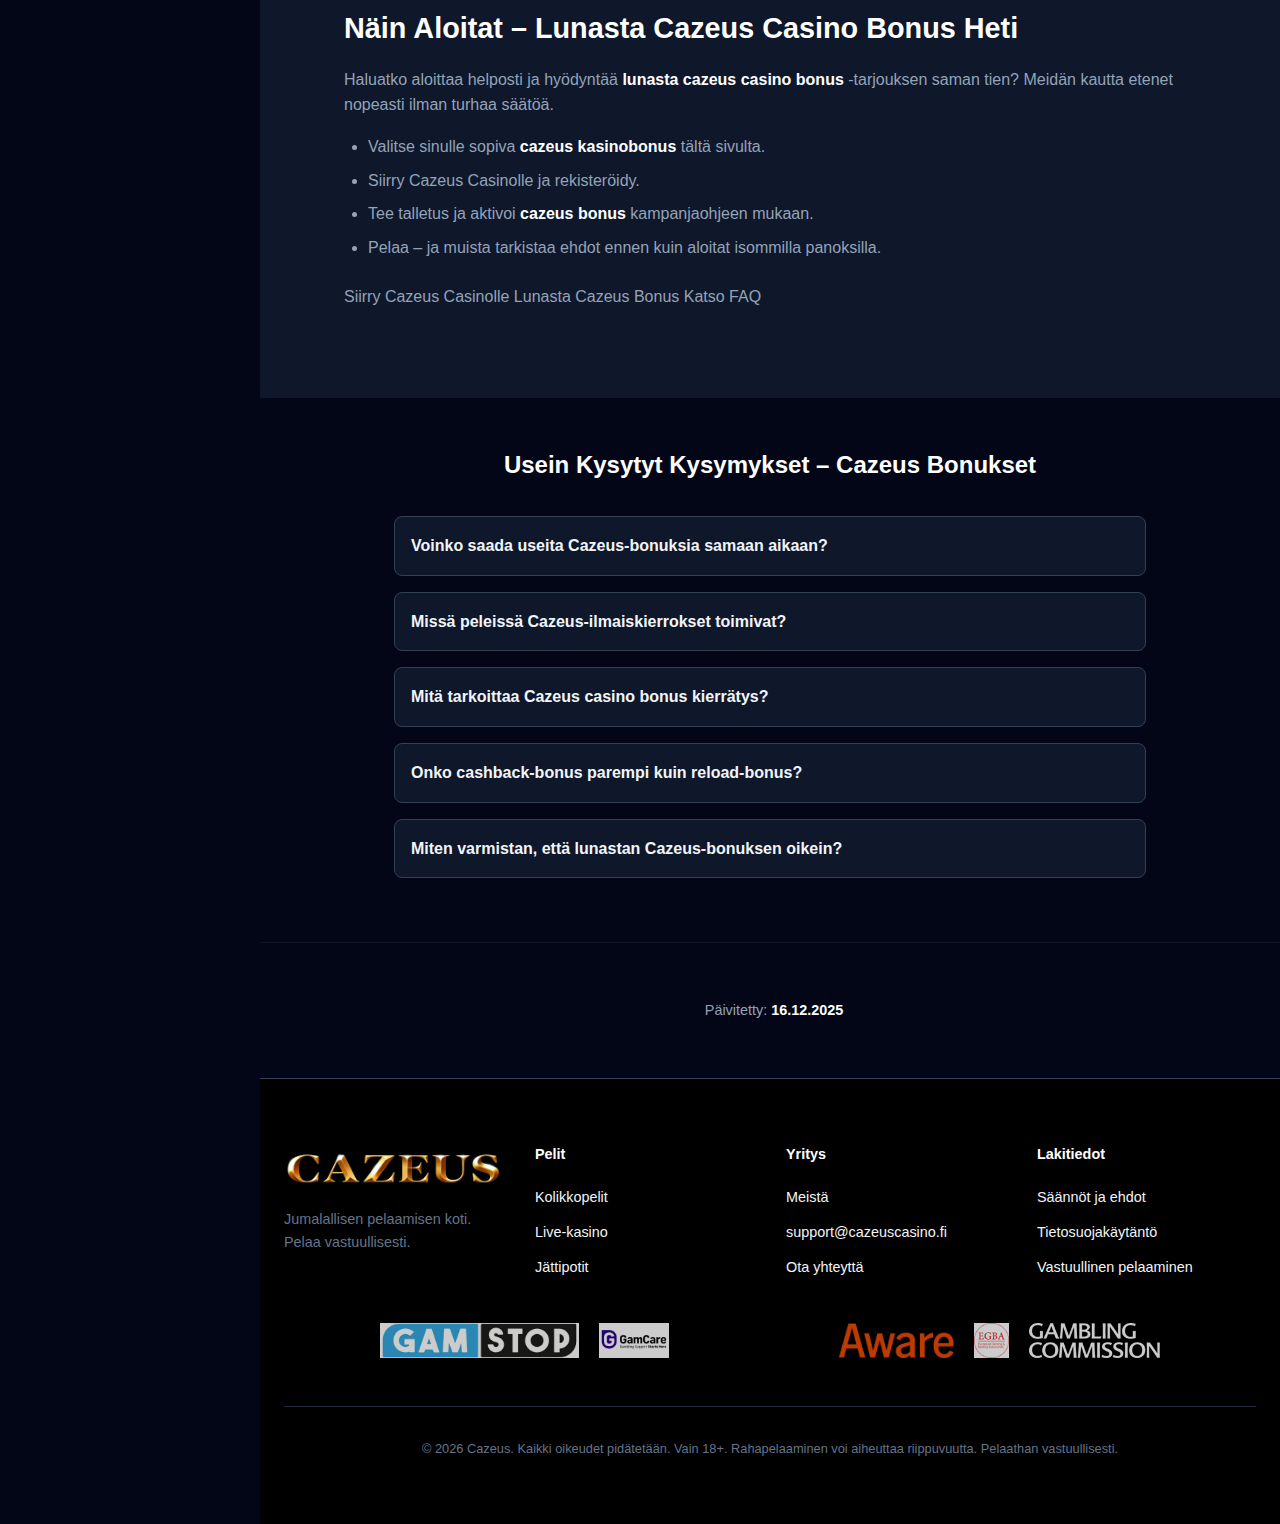
<file: bonus/index.html>
<!DOCTYPE html>
<html lang="fi">
<head>
    <meta charset="UTF-8">
    <meta name="viewport" content="width=device-width, initial-scale=1.0">
    <title>Cazeus Casino Bonus – Tervetulobonus, Cashback & Ajankohtaiset Tarjoukset</title>
<meta name="description" content="Löydä ajankohtainen Cazeus Casino Bonus: tervetulobonus, 200 ilmaiskierrosta, cashback- ja reload-tarjoukset. Me kokoamme ja päivitämme Cazeus-bonukset yhdelle sivulle – lunasta etusi nyt.">
    <link rel="stylesheet" href="../style.css?=1.8">
    <link rel="canonical" href="/login/" />
    <link rel="alternate" hreflang="fi" href="/login/" />
    <link rel="icon" type="image/x-icon" href="/favicon.ico">
</head>
<body>

    <!-- Checkbox Logic for Mobile Menu -->
<input type="checkbox" id="nav-toggle">

    <div class="app-wrapper">
        
      <div class="mobile-header">
    <div class="brand">
        <a href="/">
            <img src="../cazeus.webp" alt="Cazeus" class="logo-img">
        </a>
    </div>
            
            <div class="header-right" style="display: flex; align-items: center; gap: 10px;">
               <a href="/login/">
  <button class="btn btn-secondary btn-header" style="padding: 5px 10px; font-size: 0.8rem;">Kirjaudu</button>
</a>
              <a href="/go/" class="btn btn-primary btn-header" style="padding: 5px 10px; font-size: 0.8rem;" role="button">Rekisteröidy</a>
                <label for="nav-toggle" class="nav-toggle-label">
                    <i class="fa-solid fa-bars"></i>
                </label>
            </div>
        </div>

        <aside class="sidebar">
            <div class="sidebar-header">
                <div class="brand">
                        <a href="/">
            <img src="../cazeus.webp" alt="Cazeus" class="logo-img">
        </a>
                </div>
            </div>

            <nav class="nav-menu">
                <a href="/" class="nav-link active">
                    <i class="fa-solid fa-house"></i>
                    <span>Koti</span>
                </a>
                <a href="#games" class="nav-link">
                    <i class="fa-solid fa-gamepad"></i>
                    <span>Kaikki pelit</span>
                </a>
                <a href="/" class="nav-link">
                    <i class="fa-solid fa-fire"></i>
                    <span>Suositut</span>
                    <span class="hot-badge">Kuumat</span>
                </a>
                <a href="/" class="nav-link">
                    <i class="fa-solid fa-trophy"></i>
                    <span>Turnaukset</span>
                </a>
                <a href="/bonus/" class="nav-link">
                    <i class="fa-solid fa-wallet"></i>
                    <span>Bonukset</span>
                </a>
                <a href="/app/" class="nav-link">
                    <i class="fa-solid fa-circle-question"></i>
                    <span>App</span>
                </a>
            </nav>

            <div class="sidebar-footer">
              <a href="/go/"> <button class="btn btn-primary">Rekisteröidy</button></a>
                  <a href="/login/">
                <button class="btn btn-secondary">Kirjaudu</button>
                </a>
            </div>
        </aside>

        <!-- Main Content Area -->
        <main class="main-content">
            
            <!-- Hero Section -->
            <section class="hero-section">
                <div class="container">
                    <div class="hero-banner">
                        <span class="hero-tag">Tervetuloa</span>
                        <h1 class="hero-title">Cazeus Casino Bonus</span></h1>
                       <button class="btn btn-primary hero-cta">100% Jopa 500€ + 200 FS</button>
                    </div>
                    <div class="prose">
 <p>
      Etsitkö parasta <strong>cazeus bonus</strong> -tarjousta juuri nyt? Meidän sivultamme löydät kootusti
      ajantasaiset <strong>cazeus casino bonus</strong> -vaihtoehdot, kampanjat ja edut ilman turhaa selailua.
      Cazeus Casino on moderni pelipaikka, jossa bonuksia löytyy sekä uusille että jo pelaaville asiakkaille –
      ja meidän tehtävämme on tehdä valinnasta helppoa. Me keräämme, vertailemme ja päivitämme
      <strong>cazeus kasinobonus</strong> -tarjoukset säännöllisesti, jotta näet nopeasti, mikä toimii sinulle:
      tervetulobonus, cashback, reload sekä ilmaiskierrokset. Jos haluat suoraan hyödyn, hyppää alle ja lunasta
      parhaat <strong>cazeus tarjoukset</strong> yhdellä klikkauksella.
    </p>
                    </div>
                </div>
            </section>


            <!-- Content with Tables -->
            <section class="content-section">
                <div class="container" style="max-width: 900px;">
<img src="Cazeus Promotions.webp" alt="Cazeus Bonukset">

 <section>
      <h2>Cazeus Casino Bonukset – Mitä Meidän Kauttamme On Saatavilla?</h2>
      <p>
        Cazeus tarjoaa laajan valikoiman kampanjoita, ja me nostamme esiin ne, jotka ovat pelaajalle aidosti
        kiinnostavia juuri nyt. Tällä sivulla näet yhdellä silmäyksellä, mitä <strong>cazeus casino bonus</strong>
        -etuja on tarjolla, miten ne tyypillisesti toimivat ja miksi ne voivat olla ajankohtaisia juuri tällä hetkellä.
        Usein <strong>cazeus bonukset</strong> eivät rajoitu vain yhteen tarjoukseen: samaan aikaan voi olla käynnissä
        esimerkiksi tervetulobonus ja erillinen cashback, tai viikonloppuetu sekä ilmaiskierroskampanja.
        Siksi meidän koonti on hyödyllinen – saat kokonaiskuvan ilman arvailua.
      </p>
      <p>
        Tyypillisiä <strong>cazeus tarjoukset</strong> -bonustyyppejä ovat:
      </p>
      <ul>
        <li>Tervetulobonus</li>
        <li>Cashback-bonus</li>
        <li>Reload-bonus</li>
        <li>Ilmaiskierrokset</li>
        <li>Live casino -bonukset</li>
      </ul>
      <p>
        Kun valitset bonuksen oikeaan hetkeen, saat enemmän peliaikaa, paremmat mahdollisuudet hyödyntää kampanjoita
        ja selkeämmän suunnitelman pelaamiseen. Meidän tavoitteemme on, että löydät parhaan hyödyn nopeasti – ilman
        pitkiä selityksiä.
      </p>
    </section>

    <section>
      <h2>Cazeus Tervetulobonus – 100 % Bonus + 200 Ilmaiskierrosta</h2>
      <p>
        Suosituin <strong>cazeus bonus</strong> uusille pelaajille on tyypillisesti tervetulopaketti:
        <strong>100 % jopa 500 € + 200 ilmaiskierrosta</strong>. Tämä <strong>cazeus casino bonus</strong> sopii sinulle,
        jos haluat kasvattaa ensimmäisen talletuksen pelisummaa ja saada samalla extra-pyöräytyksiä kolikkopeleihin.
        Meidän kokemuksen mukaan tervetulobonus on parhaimmillaan silloin, kun teet talletuksen, jonka olet valmis
        pelaamaan hallitusti läpi – ja käytät ilmaiskierrokset järkevästi.
      </p>
      <p>
        <strong>cazeus ilmaiskierrokset</strong> kohdistuvat yleensä valikoituihin slotteihin (usein suosittuihin
        ja ajankohtaisiin peleihin). Käytännössä tämä tarkoittaa, että pyöräytykset aktivoituvat määrättyihin
        kolikkopeleihin tai kampanjasivulla listattuihin peleihin. Me pidämme tämän näkyvillä, jotta tiedät mitä
        saat etukäteen.
      </p>
      <ol>
        <li>Siirry Cazeus Casinolle meidän linkkimme kautta.</li>
        <li>Luo tili ja vahvista tarvittavat perustiedot.</li>
        <li>Tee ensimmäinen talletus ja valitse <strong>cazeus tervetulobonus</strong> kassalla (jos valittavissa).</li>
        <li>Avaa kampanjaan kuuluvat pelit ja käytä ilmaiskierrokset.</li>
      </ol>
      <p>
        <a href="#lunasta" role="button">Lunasta tervetulobonus nyt</a>
      </p>
    </section>

    <section>
      <h2>Cashback-bonukset Cazeus Casinolla – Pelaa Turvallisemmin</h2>
      <p>
        Cashback on yksinkertainen idea: osa tappioista palautuu takaisin, jolloin pelaaminen tuntuu hallitummalta.
        Tämä tekee <strong>cazeus casino bonus</strong> -kokemuksesta monelle turvallisemman, koska jokainen sessio ei
        ole “kaikki tai ei mitään”. Me nostamme cashbackin esiin erityisesti silloin, kun kampanjaehdot ovat selkeät
        ja palautusprosentti antaa oikeasti lisäarvoa.
      </p>
      <p>
        Cazeuksella voi olla tarjolla esimerkiksi:
      </p>
      <ul>
        <li>Päivittäinen cashback 15 % (jopa 400 €)</li>
        <li>Live cashback 25 % (jopa 200 €)</li>
      </ul>
      <p>
        Cashbackin hyödyt tiiviisti:
      </p>
      <ul>
        <li>Pienempi riski ja pehmeämpi varianssi pelikassalle</li>
        <li>Enemmän kontrollia – tiedät, että osa voi palautua</li>
        <li>Toimii hyvin sekä säännölliseen että satunnaiseen pelaamiseen</li>
      </ul>
      <p>
        Meidän näkökulmasta cashback on paras <strong>cazeus bonus palautus</strong> -etu silloin, kun haluat pelata
        suunnitelmallisesti ja pitää budjetin kurissa.
      </p>
    </section>

    <section>
      <h2>Reload-bonukset ja Viikonloppuedut Cazeus Casinolla</h2>
      <p>
        Kun olet jo aloittanut pelaamisen, <strong>cazeus reload bonus</strong> ja viikonloppukampanjat voivat tuoda
        eniten “jatkuvaa” hyötyä. Me pidämme isona plussana sitä, että Cazeus huomioi uskolliset pelaajat:
        tarjolla voi olla viikonloppu reload -etuja sekä viikoittaisia ilmaiskierroksia, joilla saat lisää peliaikaa
        ilman, että joka kerta tarvitsee etsiä uutta kampanjaa.
      </p>
      <p>
        Esimerkkejä eduista:
      </p>
      <ul>
        <li>Viikonloppu reload bonus (jopa 700 € + 50 FS)</li>
        <li>Viikoittaiset ilmaiskierrokset</li>
      </ul>

      <table border="1" cellpadding="8" cellspacing="0">
        <thead>
          <tr>
            <th>Bonus</th>
            <th>Arvo</th>
            <th>Kenelle sopii</th>
          </tr>
        </thead>
        <tbody>
          <tr>
            <td>Viikonloppu reload</td>
            <td>jopa 700 € + 50 FS</td>
            <td>Aktiivisille pelaajille, jotka pelaavat viikonloppuisin</td>
          </tr>
          <tr>
            <td>Viikoittaiset ilmaiskierrokset</td>
            <td>kampanjan mukaan</td>
            <td>Slot-pelaajille, jotka haluavat lisäpyöräytyksiä säännöllisesti</td>
          </tr>
        </tbody>
      </table>

      <p>
        <a href="#lunasta" role="button">Katso viikonlopun tarjoukset</a>
      </p>
    </section>

    <section>
      <h2>Live Casino &amp; Erikoisbonukset Cazeus Casinolla</h2>
      <p>
        Jos haet enemmän “kasino-tunnelmaa”, <strong>cazeus live casino bonus</strong> -kampanjat voivat olla
        se eksklusiivinen etu, jota et löydä jokaiselta sivustolta. Live-bonukset eroavat sloteista siinä, että ne
        kohdistuvat usein pöytäpeleihin ja live-show -kokemuksiin, joissa pelin rytmi ja strategia ovat erilaisia.
        Me nostamme esiin erityisesti kampanjat, joissa palkintopotit ja etenemismekaniikka ovat selkeitä.
      </p>
      <ul>
        <li>Gold Saloon Surprise Live (jopa 2 500 €)</li>
        <li>Roulette Run (jopa 8 000 €)</li>
      </ul>
      <p>
        Kenelle live-bonukset sopivat?
      </p>
      <ul>
        <li>Pelaajille, jotka pitävät ruleteista ja live-pöytäpeleistä</li>
        <li>Niille, jotka etsivät korkeampaa “event”-fiilistä kampanjoihin</li>
        <li>Pelaajille, jotka haluavat vaihtelua kolikkopeleistä</li>
      </ul>
      <p>
        Kun haluat erottuvan <strong>cazeus erikoistarjoukset</strong> -kokemuksen, live-kampanjat ovat usein se
        “premium”-puoli, joka tekee pelaamisesta erityisen.
      </p>
    </section>

    <section>
      <h2>Cazeus Bonusehdot – Mitä Me Suosittelemme Tarkistamaan</h2>
      <p>
        Bonus on hyvä vain, jos sen ehdot ovat sinulle järkevät. Me emme lupaa liikoja, vaan suosittelemme aina
        tarkistamaan perusasiat ennen aktivointia. <strong>cazeus bonus ehdot</strong> voivat vaihdella kampanjan mukaan,
        joten yleisellä tasolla kannattaa kiinnittää huomiota erityisesti kierrätykseen, pelirajoituksiin ja
        aikarajoihin. Esimerkiksi <strong>cazeus casino bonus kierrätys</strong> voi olla eri tasolla tervetulobonuksessa
        kuin cashbackissa.
      </p>
      <p>
        Tyypillisesti tarkistettavat kohdat:
      </p>
      <ul>
        <li>Kierrätysvaatimukset (kampanjakohtaiset)</li>
        <li>Pelirajoitukset (mitkä pelit ja panokset huomioidaan)</li>
        <li>Aikarajat (milloin bonus ja voitot on käytettävä)</li>
      </ul>
      <ol>
        <li>Valitse bonus, joka sopii omaan pelityyliin – älä toisin päin.</li>
        <li>Pidä panokset maltillisina, jos <strong>cazeus bonussäännöt</strong> rajoittavat maksimeja.</li>
        <li>Käytä ilmaiskierrokset heti, jos niillä on lyhyt voimassaolo.</li>
        <li>Ota cashback mieluummin, jos haluat pienemmän riskin.</li>
      </ol>
    </section>

    <section>
      <h2>Miksi Me Suosittelemme Cazeus Casinoa Bonuspelaajille</h2>
      <p>
        Meidän arvion mukaan Cazeus Casino sopii bonuspelaajille, jotka haluavat modernin alustan, useita kampanjoita
        ja selkeitä etuja sekä sloteissa että live-puolella. Kun etsit <strong>paras cazeus casino bonus</strong>
        -kokonaisuutta, tärkeintä on vaihtoehtojen määrä ja se, että tarjouksia löytyy myös ensitalletuksen jälkeen.
        Siksi me pidämme Cazeusta hyvänä valintana, kun bonukset ovat osa pelistrategiaa.
      </p>
      <ul>
        <li>Nopeat kotiutukset ja sujuva käyttökokemus</li>
        <li>Monipuoliset <strong>cazeus bonus</strong> -kampanjat eri pelaajatyypeille</li>
        <li>Live casino -edut, jotka tuovat vaihtelua</li>
      </ul>
    </section>

    <section id="lunasta">
      <h2>Näin Aloitat – Lunasta Cazeus Casino Bonus Heti</h2>
      <p>
        Haluatko aloittaa helposti ja hyödyntää <strong>lunasta cazeus casino bonus</strong> -tarjouksen saman tien?
        Meidän kautta etenet nopeasti ilman turhaa säätöä.
      </p>
      <ol>
        <li>Valitse sinulle sopiva <strong>cazeus kasinobonus</strong> tältä sivulta.</li>
        <li>Siirry Cazeus Casinolle ja rekisteröidy.</li>
        <li>Tee talletus ja aktivoi <strong>cazeus bonus</strong> kampanjaohjeen mukaan.</li>
        <li>Pelaa – ja muista tarkistaa ehdot ennen kuin aloitat isommilla panoksilla.</li>
      </ol>
      <p>
        <a href="#cazeus" role="button">Siirry Cazeus Casinolle</a>
        <a href="#lunasta" role="button">Lunasta Cazeus Bonus</a>
        <a href="#faq" role="button">Katso FAQ</a>
      </p>
    </section>

             
                </div>
            </section>

            <!-- FAQ Section -->
   <section id="faq" class="faq-section">
  <h2 class="section-title" style="justify-content: center; margin-bottom: 2rem;">
    Usein Kysytyt Kysymykset – Cazeus Bonukset
  </h2>

  <details>
    <summary>Voinko saada useita Cazeus-bonuksia samaan aikaan?</summary>
    <div class="faq-answer">
      Usein kyllä. <strong>cazeus bonus</strong> -kampanjoita voi olla aktiivisena samanaikaisesti, esimerkiksi
      tervetulobonus ja cashback. Me suosittelemme kuitenkin aina tarkistamaan kampanjakohtaiset ehdot, jotta tiedät
      aktivoituuko bonus automaattisesti vai vaatiiko se erillisen valinnan.
    </div>
  </details>

  <details>
    <summary>Missä peleissä Cazeus-ilmaiskierrokset toimivat?</summary>
    <div class="faq-answer">
      <strong>cazeus casino bonus</strong> -ilmaiskierrokset on yleensä sidottu tiettyihin kolikkopeleihin.
      Kampanjasivulla kerrotaan, mihin peleihin <strong>cazeus ilmaiskierrokset</strong> kuuluvat, joten
      suosittelemme tarkistamaan listan ennen kuin aloitat pelaamisen.
    </div>
  </details>

  <details>
    <summary>Mitä tarkoittaa Cazeus casino bonus kierrätys?</summary>
    <div class="faq-answer">
      Kierrätys tarkoittaa, että bonus (ja joskus myös bonuksella saadut voitot) täytyy pelata tietty määrä läpi
      ennen kotiutusta. <strong>cazeus casino bonus kierrätys</strong> vaihtelee kampanjan mukaan, joten me
      suosittelemme aina lukemaan bonussäännöt ennen aktivointia.
    </div>
  </details>

  <details>
    <summary>Onko cashback-bonus parempi kuin reload-bonus?</summary>
    <div class="faq-answer">
      Se riippuu pelityylistä. <strong>cazeus cashback bonus</strong> sopii pelaajille, jotka haluavat pienemmän
      riskin ja enemmän kontrollia, kun taas reload-bonus tarjoaa lisäpelisummaa aktiivisille pelaajille.
      Meidän mielestä molemmille on paikkansa oikeassa tilanteessa.
    </div>
  </details>

  <details>
    <summary>Miten varmistan, että lunastan Cazeus-bonuksen oikein?</summary>
    <div class="faq-answer">
      Käytä meidän linkkiä, rekisteröidy Cazeus Casinolle ja varmista, että <strong>cazeus kasinobonus</strong>
      aktivoidaan talletuksen yhteydessä, jos valinta on tarjolla. Tarkista myös voimassaolo, kierrätys ja
      mahdolliset panosrajat – näin vältät ikävät yllätykset.
    </div>
  </details>
</section>


            <div class="updated-section" style="text-align: center; padding: 2rem 0; border-top: 1px solid rgba(255,255,255,0.05);">
                <div class="container">
                    <p style="color: #94a3b8; font-size: 0.9rem; margin: 0;">
                        <i class="fa-solid fa-clock-rotate-left" style="margin-right: 8px;"></i>
                        Päivitetty: <span style="font-weight: bold; color: #fff;">16.12.2025</span>
                    </p>
                </div>
            </div>

            <!-- Footer -->
<footer class="site-footer">
    <div class="footer-grid">
        <div class="footer-col">
            <div class="brand" style="margin-bottom: 1rem;">
                <img src="../cazeus.webp" alt="Cazeus" class="logo-img">
            </div>
            <p style="color: #64748b;">Jumalallisen pelaamisen koti. Pelaa vastuullisesti.</p>
        </div>
        <div class="footer-col">
            <h4>Pelit</h4>
            <ul>
                <li><a href="/">Kolikkopelit</a></li>
                <li><a href="/">Live-kasino</a></li>
                <li><a href="/">Jättipotit</a></li>
            </ul>
        </div>
        <div class="footer-col">
            <h4>Yritys</h4>
            <ul>
                <li><a href="/about-us/">Meistä</a></li>
                <li><a href="mailto:support@cazeuscasino.fi">support@cazeuscasino.fi</a></li>
                <li><a href="/contact-us/">Ota yhteyttä</a></li>
            </ul>
        </div>
        <div class="footer-col">
            <h4>Lakitiedot</h4>
            <ul>
                <li><a href="/terms-and-conditions/">Säännöt ja ehdot</a></li>
                <li><a href="/privacy-policy/">Tietosuojakäytäntö</a></li>
                <li><a href="/responsible-gaming/">Vastuullinen pelaaminen</a></li>
            </ul>
        </div>
    </div>

    <div class="trust-logos" style="display: flex; justify-content: center; align-items: center; gap: 20px; margin: 2rem 0; flex-wrap: wrap;">
        
        <a href="https://www.gamstop.co.uk" target="_blank">
            <img src="/gam-stop.png" alt="GamStop" style="height: 35px; width: auto; opacity: 0.8;">
        </a>

        <a href="https://www.gamcare.org.uk" target="_blank">
            <img src="/gamcarelogo.jpg" alt="GamCare" style="height: 35px; width: auto; opacity: 0.8;">
        </a>

        <a href="https://www.begambleaware.org" target="_blank">
            <img src="/gambleawarelogo.webp" alt="GambleAware" style="height: 35px; width: auto; opacity: 0.8;">
        </a>

        <a href="https://www.egba.eu" target="_blank">
            <img src="/egba.png" alt="EGBA" style="height: 35px; width: auto; opacity: 0.8;">
        </a>

        <a href="https://www.gamblingcommission.gov.uk" target="_blank">
            <img src="/Gamblingcommision.png" alt="Gambling Commission" style="height: 35px; width: auto; opacity: 0.8;">
        </a>

    </div>

    <div class="copyright">
        <p>&copy; 2026 Cazeus. Kaikki oikeudet pidätetään. Vain 18+. Rahapelaaminen voi aiheuttaa riippuvuutta. Pelaathan vastuullisesti.</p>
    </div>
</footer>

        </main>
    </div>
</body>
</html>
</file>
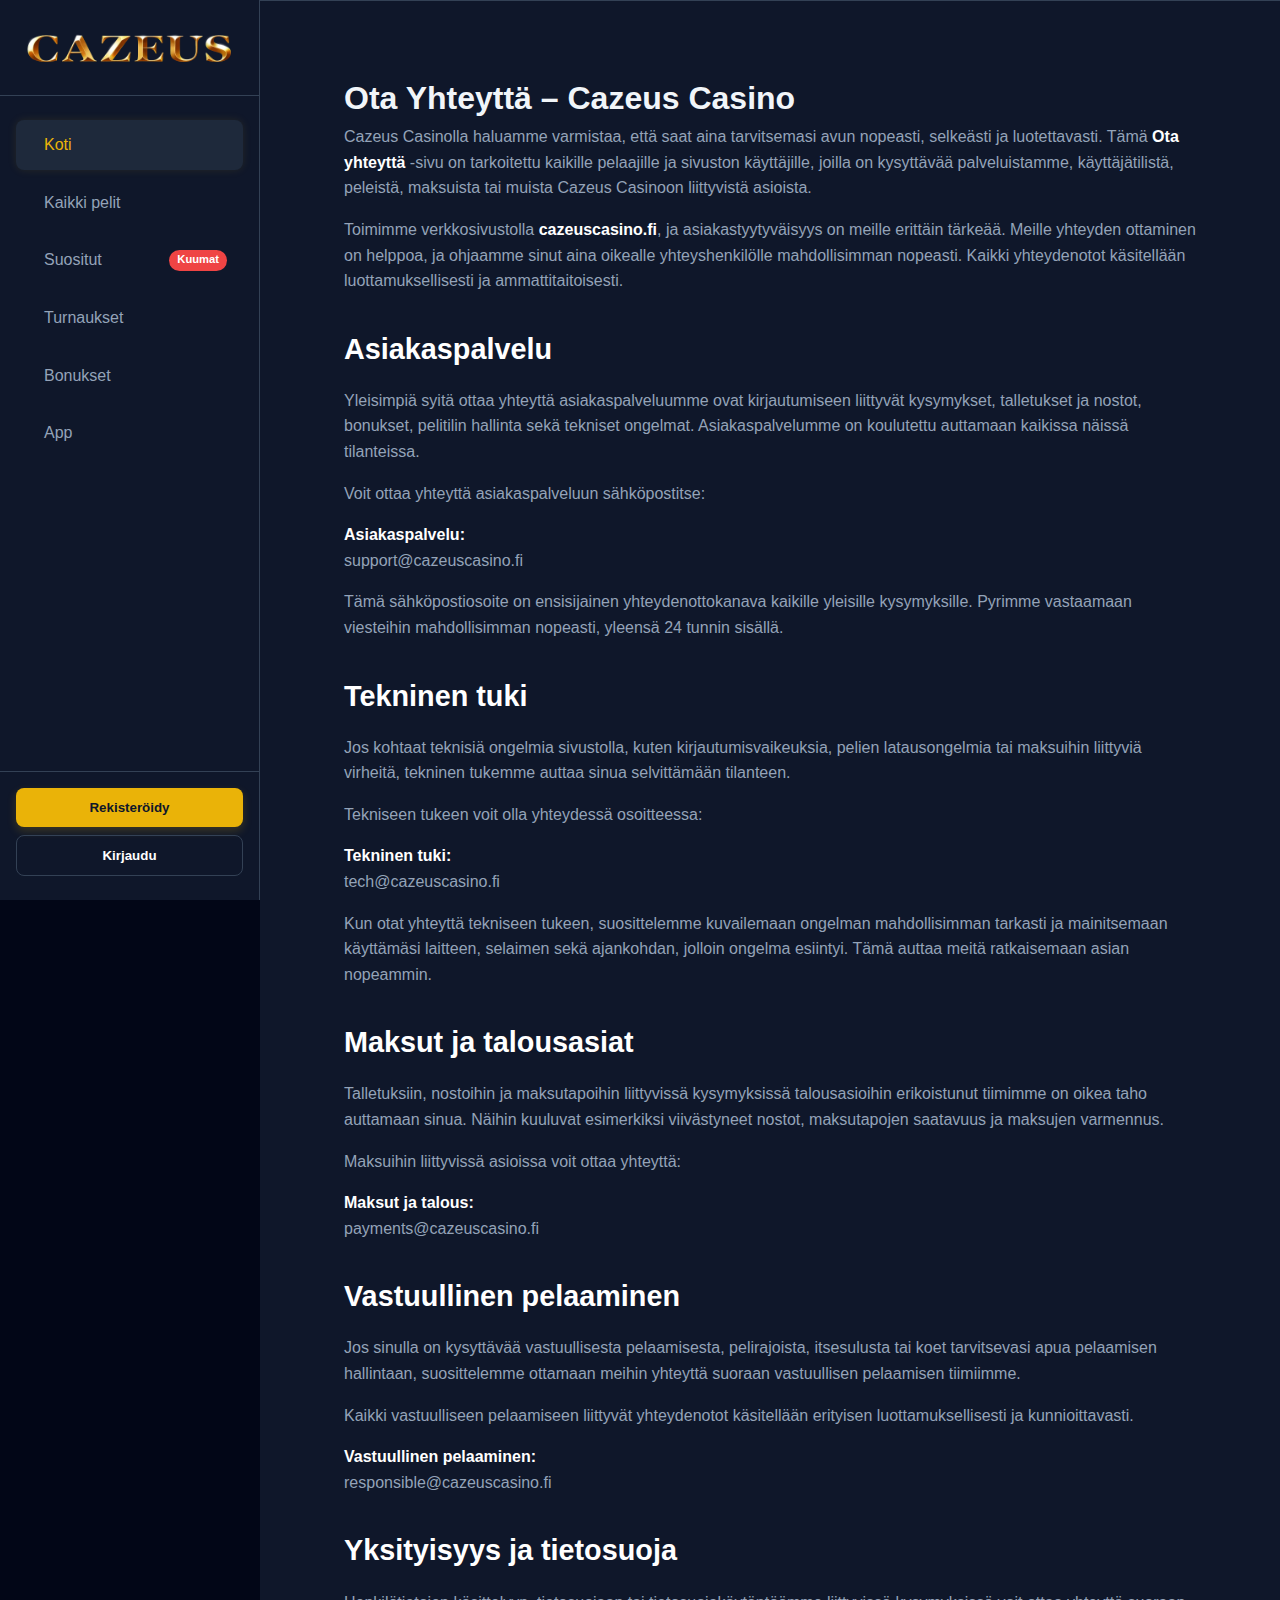
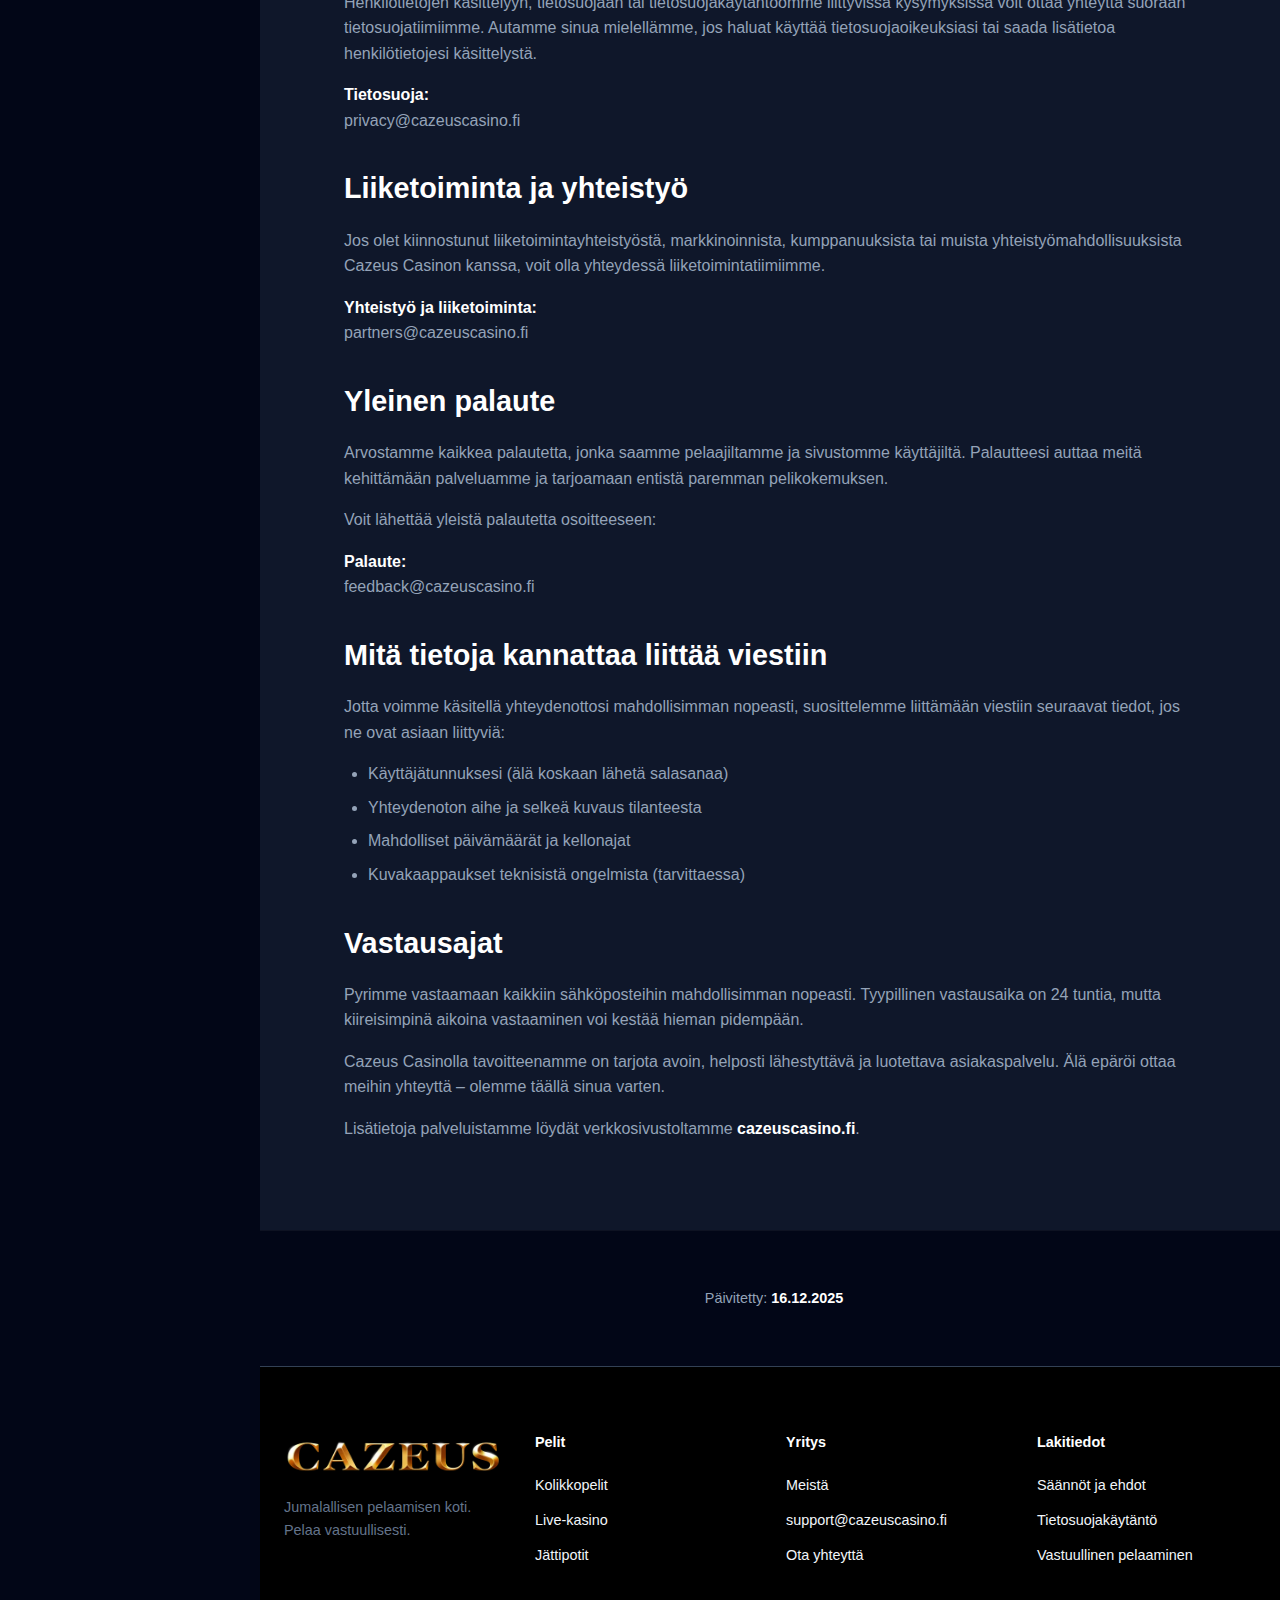
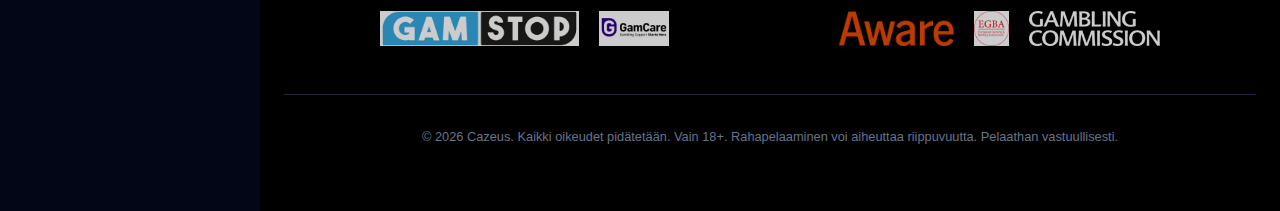
<file: contact-us/index.html>
<!DOCTYPE html>
<html lang="fi">
<head>
    <meta charset="UTF-8">
    <meta name="viewport" content="width=device-width, initial-scale=1.0">
    <title>Ota Yhteyttä – Cazeus Casino | Asiakaspalvelu ja Tuki</title>
<meta name="description" content="Ota yhteyttä Cazeus Casinoon. Löydä asiakaspalvelun, teknisen tuen, maksujen, vastuullisen pelaamisen ja yhteistyön yhteystiedot verkkosivustolla cazeuscasino.fi.">
    <link rel="stylesheet" href="../style.css?=1.8">
    <link rel="canonical" href="/contact-us/" />
    <link rel="alternate" hreflang="fi" href="/contact-us/" />
    <link rel="icon" type="image/x-icon" href="/favicon.ico">
</head>
<body>

    <!-- Checkbox Logic for Mobile Menu -->
<input type="checkbox" id="nav-toggle">

    <div class="app-wrapper">
        
      <div class="mobile-header">
    <div class="brand">
        <a href="/">
            <img src="../cazeus.webp" alt="Cazeus" class="logo-img">
        </a>
    </div>
            
            <div class="header-right" style="display: flex; align-items: center; gap: 10px;">
               <a href="/login/">
  <button class="btn btn-secondary btn-header" style="padding: 5px 10px; font-size: 0.8rem;">Kirjaudu</button>
</a>
              <a href="/go/" class="btn btn-primary btn-header" style="padding: 5px 10px; font-size: 0.8rem;" role="button">Rekisteröidy</a>
                <label for="nav-toggle" class="nav-toggle-label">
                    <i class="fa-solid fa-bars"></i>
                </label>
            </div>
        </div>

        <aside class="sidebar">
            <div class="sidebar-header">
                <div class="brand">
                        <a href="/">
            <img src="../cazeus.webp" alt="Cazeus" class="logo-img">
        </a>
                </div>
            </div>

            <nav class="nav-menu">
                <a href="/" class="nav-link active">
                    <i class="fa-solid fa-house"></i>
                    <span>Koti</span>
                </a>
                <a href="#games" class="nav-link">
                    <i class="fa-solid fa-gamepad"></i>
                    <span>Kaikki pelit</span>
                </a>
                <a href="/" class="nav-link">
                    <i class="fa-solid fa-fire"></i>
                    <span>Suositut</span>
                    <span class="hot-badge">Kuumat</span>
                </a>
                <a href="/" class="nav-link">
                    <i class="fa-solid fa-trophy"></i>
                    <span>Turnaukset</span>
                </a>
                <a href="/bonus/" class="nav-link">
                    <i class="fa-solid fa-wallet"></i>
                    <span>Bonukset</span>
                </a>
                <a href="/app/" class="nav-link">
                    <i class="fa-solid fa-circle-question"></i>
                    <span>App</span>
                </a>
            </nav>

            <div class="sidebar-footer">
              <a href="/go/"> <button class="btn btn-primary">Rekisteröidy</button></a>
                  <a href="/login/">
                <button class="btn btn-secondary">Kirjaudu</button>
                </a>
            </div>
        </aside>

        <!-- Main Content Area -->
        <main class="main-content">


            <!-- Content with Tables -->
            <section class="content-section">
                <div class="container" style="max-width: 900px;">
              
  <h1>Ota Yhteyttä – Cazeus Casino</h1>

<p>
Cazeus Casinolla haluamme varmistaa, että saat aina tarvitsemasi avun nopeasti, selkeästi ja
luotettavasti. Tämä <strong>Ota yhteyttä</strong> -sivu on tarkoitettu kaikille pelaajille ja
sivuston käyttäjille, joilla on kysyttävää palveluistamme, käyttäjätilistä, peleistä,
maksuista tai muista Cazeus Casinoon liittyvistä asioista.
</p>

<p>
Toimimme verkkosivustolla <strong>cazeuscasino.fi</strong>, ja asiakastyytyväisyys on meille
erittäin tärkeää. Meille yhteyden ottaminen on helppoa, ja ohjaamme sinut aina oikealle
yhteyshenkilölle mahdollisimman nopeasti. Kaikki yhteydenotot käsitellään luottamuksellisesti
ja ammattitaitoisesti.
</p>

<h2>Asiakaspalvelu</h2>

<p>
Yleisimpiä syitä ottaa yhteyttä asiakaspalveluumme ovat kirjautumiseen liittyvät kysymykset,
talletukset ja nostot, bonukset, pelitilin hallinta sekä tekniset ongelmat. Asiakaspalvelumme
on koulutettu auttamaan kaikissa näissä tilanteissa.
</p>

<p>
Voit ottaa yhteyttä asiakaspalveluun sähköpostitse:
</p>

<p>
<strong>Asiakaspalvelu:</strong><br />
<a href="mailto:support@cazeuscasino.fi">support@cazeuscasino.fi</a>
</p>

<p>
Tämä sähköpostiosoite on ensisijainen yhteydenottokanava kaikille yleisille kysymyksille.
Pyrimme vastaamaan viesteihin mahdollisimman nopeasti, yleensä 24 tunnin sisällä.
</p>

<h2>Tekninen tuki</h2>

<p>
Jos kohtaat teknisiä ongelmia sivustolla, kuten kirjautumisvaikeuksia, pelien latausongelmia
tai maksuihin liittyviä virheitä, tekninen tukemme auttaa sinua selvittämään tilanteen.
</p>

<p>
Tekniseen tukeen voit olla yhteydessä osoitteessa:
</p>

<p>
<strong>Tekninen tuki:</strong><br />
<a href="mailto:tech@cazeuscasino.fi">tech@cazeuscasino.fi</a>
</p>

<p>
Kun otat yhteyttä tekniseen tukeen, suosittelemme kuvailemaan ongelman mahdollisimman
tarkasti ja mainitsemaan käyttämäsi laitteen, selaimen sekä ajankohdan, jolloin ongelma
esiintyi. Tämä auttaa meitä ratkaisemaan asian nopeammin.
</p>

<h2>Maksut ja talousasiat</h2>

<p>
Talletuksiin, nostoihin ja maksutapoihin liittyvissä kysymyksissä talousasioihin erikoistunut
tiimimme on oikea taho auttamaan sinua. Näihin kuuluvat esimerkiksi viivästyneet nostot,
maksutapojen saatavuus ja maksujen varmennus.
</p>

<p>
Maksuihin liittyvissä asioissa voit ottaa yhteyttä:
</p>

<p>
<strong>Maksut ja talous:</strong><br />
<a href="mailto:payments@cazeuscasino.fi">payments@cazeuscasino.fi</a>
</p>

<h2>Vastuullinen pelaaminen</h2>

<p>
Jos sinulla on kysyttävää vastuullisesta pelaamisesta, pelirajoista, itsesulusta tai koet
tarvitsevasi apua pelaamisen hallintaan, suosittelemme ottamaan meihin yhteyttä suoraan
vastuullisen pelaamisen tiimiimme.
</p>

<p>
Kaikki vastuulliseen pelaamiseen liittyvät yhteydenotot käsitellään erityisen
luottamuksellisesti ja kunnioittavasti.
</p>

<p>
<strong>Vastuullinen pelaaminen:</strong><br />
<a href="mailto:responsible@cazeuscasino.fi">responsible@cazeuscasino.fi</a>
</p>

<h2>Yksityisyys ja tietosuoja</h2>

<p>
Henkilötietojen käsittelyyn, tietosuojaan tai tietosuojakäytäntöömme liittyvissä kysymyksissä
voit ottaa yhteyttä suoraan tietosuojatiimiimme. Autamme sinua mielellämme, jos haluat
käyttää tietosuojaoikeuksiasi tai saada lisätietoa henkilötietojesi käsittelystä.
</p>

<p>
<strong>Tietosuoja:</strong><br />
<a href="mailto:privacy@cazeuscasino.fi">privacy@cazeuscasino.fi</a>
</p>

<h2>Liiketoiminta ja yhteistyö</h2>

<p>
Jos olet kiinnostunut liiketoimintayhteistyöstä, markkinoinnista, kumppanuuksista tai muista
yhteistyömahdollisuuksista Cazeus Casinon kanssa, voit olla yhteydessä liiketoimintatiimiimme.
</p>

<p>
<strong>Yhteistyö ja liiketoiminta:</strong><br />
<a href="mailto:partners@cazeuscasino.fi">partners@cazeuscasino.fi</a>
</p>

<h2>Yleinen palaute</h2>

<p>
Arvostamme kaikkea palautetta, jonka saamme pelaajiltamme ja sivustomme käyttäjiltä. Palautteesi
auttaa meitä kehittämään palveluamme ja tarjoamaan entistä paremman pelikokemuksen.
</p>

<p>
Voit lähettää yleistä palautetta osoitteeseen:
</p>

<p>
<strong>Palaute:</strong><br />
<a href="mailto:feedback@cazeuscasino.fi">feedback@cazeuscasino.fi</a>
</p>

<h2>Mitä tietoja kannattaa liittää viestiin</h2>

<p>
Jotta voimme käsitellä yhteydenottosi mahdollisimman nopeasti, suosittelemme liittämään
viestiin seuraavat tiedot, jos ne ovat asiaan liittyviä:
</p>

<ul>
  <li>Käyttäjätunnuksesi (älä koskaan lähetä salasanaa)</li>
  <li>Yhteydenoton aihe ja selkeä kuvaus tilanteesta</li>
  <li>Mahdolliset päivämäärät ja kellonajat</li>
  <li>Kuvakaappaukset teknisistä ongelmista (tarvittaessa)</li>
</ul>

<h2>Vastausajat</h2>

<p>
Pyrimme vastaamaan kaikkiin sähköposteihin mahdollisimman nopeasti. Tyypillinen vastausaika
on 24 tuntia, mutta kiireisimpinä aikoina vastaaminen voi kestää hieman pidempään.
</p>

<p>
Cazeus Casinolla tavoitteenamme on tarjota avoin, helposti lähestyttävä ja luotettava
asiakaspalvelu. Älä epäröi ottaa meihin yhteyttä – olemme täällä sinua varten.
</p>

<p>
Lisätietoja palveluistamme löydät verkkosivustoltamme <strong>cazeuscasino.fi</strong>.
</p>


              
                </div>
            </section>


            <div class="updated-section" style="text-align: center; padding: 2rem 0; border-top: 1px solid rgba(255,255,255,0.05);">
                <div class="container">
                    <p style="color: #94a3b8; font-size: 0.9rem; margin: 0;">
                        <i class="fa-solid fa-clock-rotate-left" style="margin-right: 8px;"></i>
                        Päivitetty: <span style="font-weight: bold; color: #fff;">16.12.2025</span>
                    </p>
                </div>
            </div>

            <!-- Footer -->
<footer class="site-footer">
    <div class="footer-grid">
        <div class="footer-col">
            <div class="brand" style="margin-bottom: 1rem;">
                <img src="../cazeus.webp" alt="Cazeus" class="logo-img">
            </div>
            <p style="color: #64748b;">Jumalallisen pelaamisen koti. Pelaa vastuullisesti.</p>
        </div>
        <div class="footer-col">
            <h4>Pelit</h4>
            <ul>
                <li><a href="/">Kolikkopelit</a></li>
                <li><a href="/">Live-kasino</a></li>
                <li><a href="/">Jättipotit</a></li>
            </ul>
        </div>
        <div class="footer-col">
            <h4>Yritys</h4>
            <ul>
                <li><a href="/about-us/">Meistä</a></li>
                <li><a href="mailto:support@cazeuscasino.fi">support@cazeuscasino.fi</a></li>
                <li><a href="/contact-us/">Ota yhteyttä</a></li>
            </ul>
        </div>
        <div class="footer-col">
            <h4>Lakitiedot</h4>
            <ul>
                <li><a href="/terms-and-conditions/">Säännöt ja ehdot</a></li>
                <li><a href="/privacy-policy/">Tietosuojakäytäntö</a></li>
                <li><a href="/responsible-gaming/">Vastuullinen pelaaminen</a></li>
            </ul>
        </div>
    </div>

    <div class="trust-logos" style="display: flex; justify-content: center; align-items: center; gap: 20px; margin: 2rem 0; flex-wrap: wrap;">
        
        <a href="https://www.gamstop.co.uk" target="_blank">
            <img src="/gam-stop.png" alt="GamStop" style="height: 35px; width: auto; opacity: 0.8;">
        </a>

        <a href="https://www.gamcare.org.uk" target="_blank">
            <img src="/gamcarelogo.jpg" alt="GamCare" style="height: 35px; width: auto; opacity: 0.8;">
        </a>

        <a href="https://www.begambleaware.org" target="_blank">
            <img src="/gambleawarelogo.webp" alt="GambleAware" style="height: 35px; width: auto; opacity: 0.8;">
        </a>

        <a href="https://www.egba.eu" target="_blank">
            <img src="/egba.png" alt="EGBA" style="height: 35px; width: auto; opacity: 0.8;">
        </a>

        <a href="https://www.gamblingcommission.gov.uk" target="_blank">
            <img src="/Gamblingcommision.png" alt="Gambling Commission" style="height: 35px; width: auto; opacity: 0.8;">
        </a>

    </div>

    <div class="copyright">
        <p>&copy; 2026 Cazeus. Kaikki oikeudet pidätetään. Vain 18+. Rahapelaaminen voi aiheuttaa riippuvuutta. Pelaathan vastuullisesti.</p>
    </div>
</footer>

        </main>
    </div>
</body>
</html>
</file>
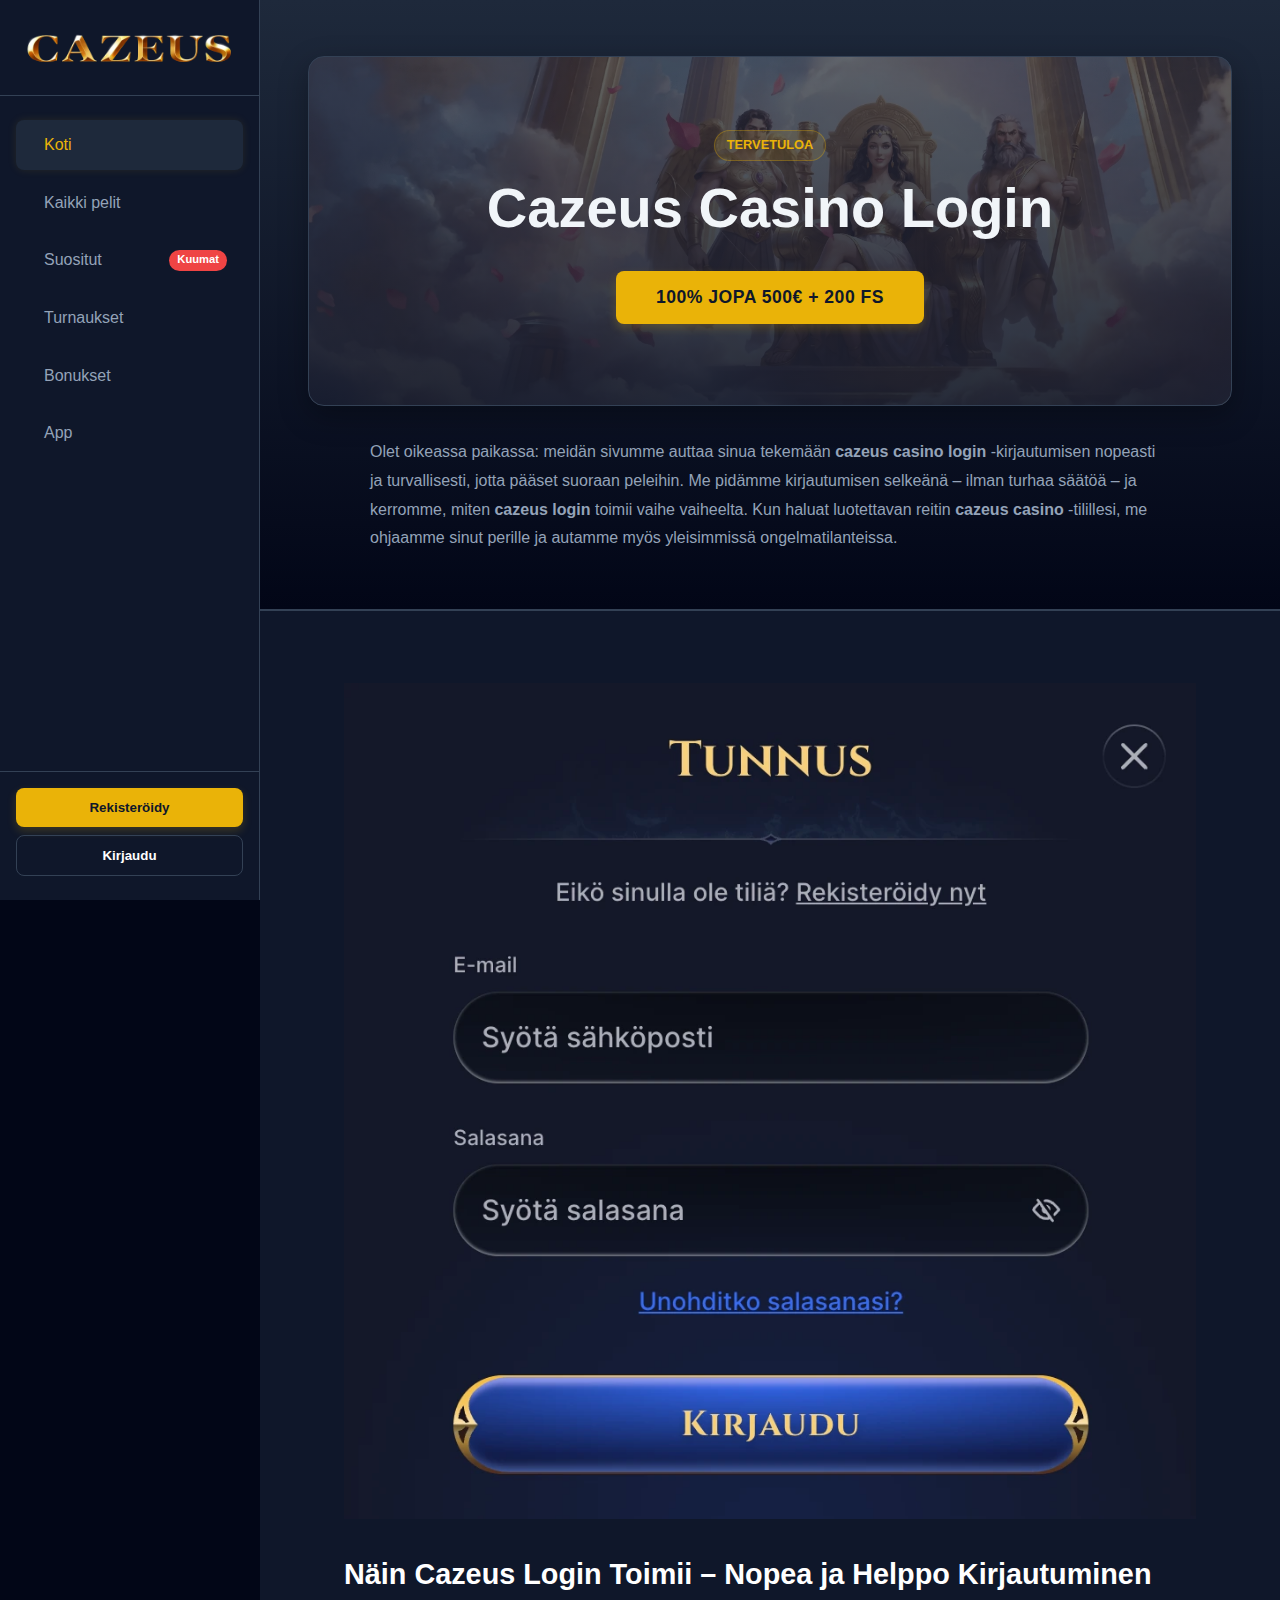
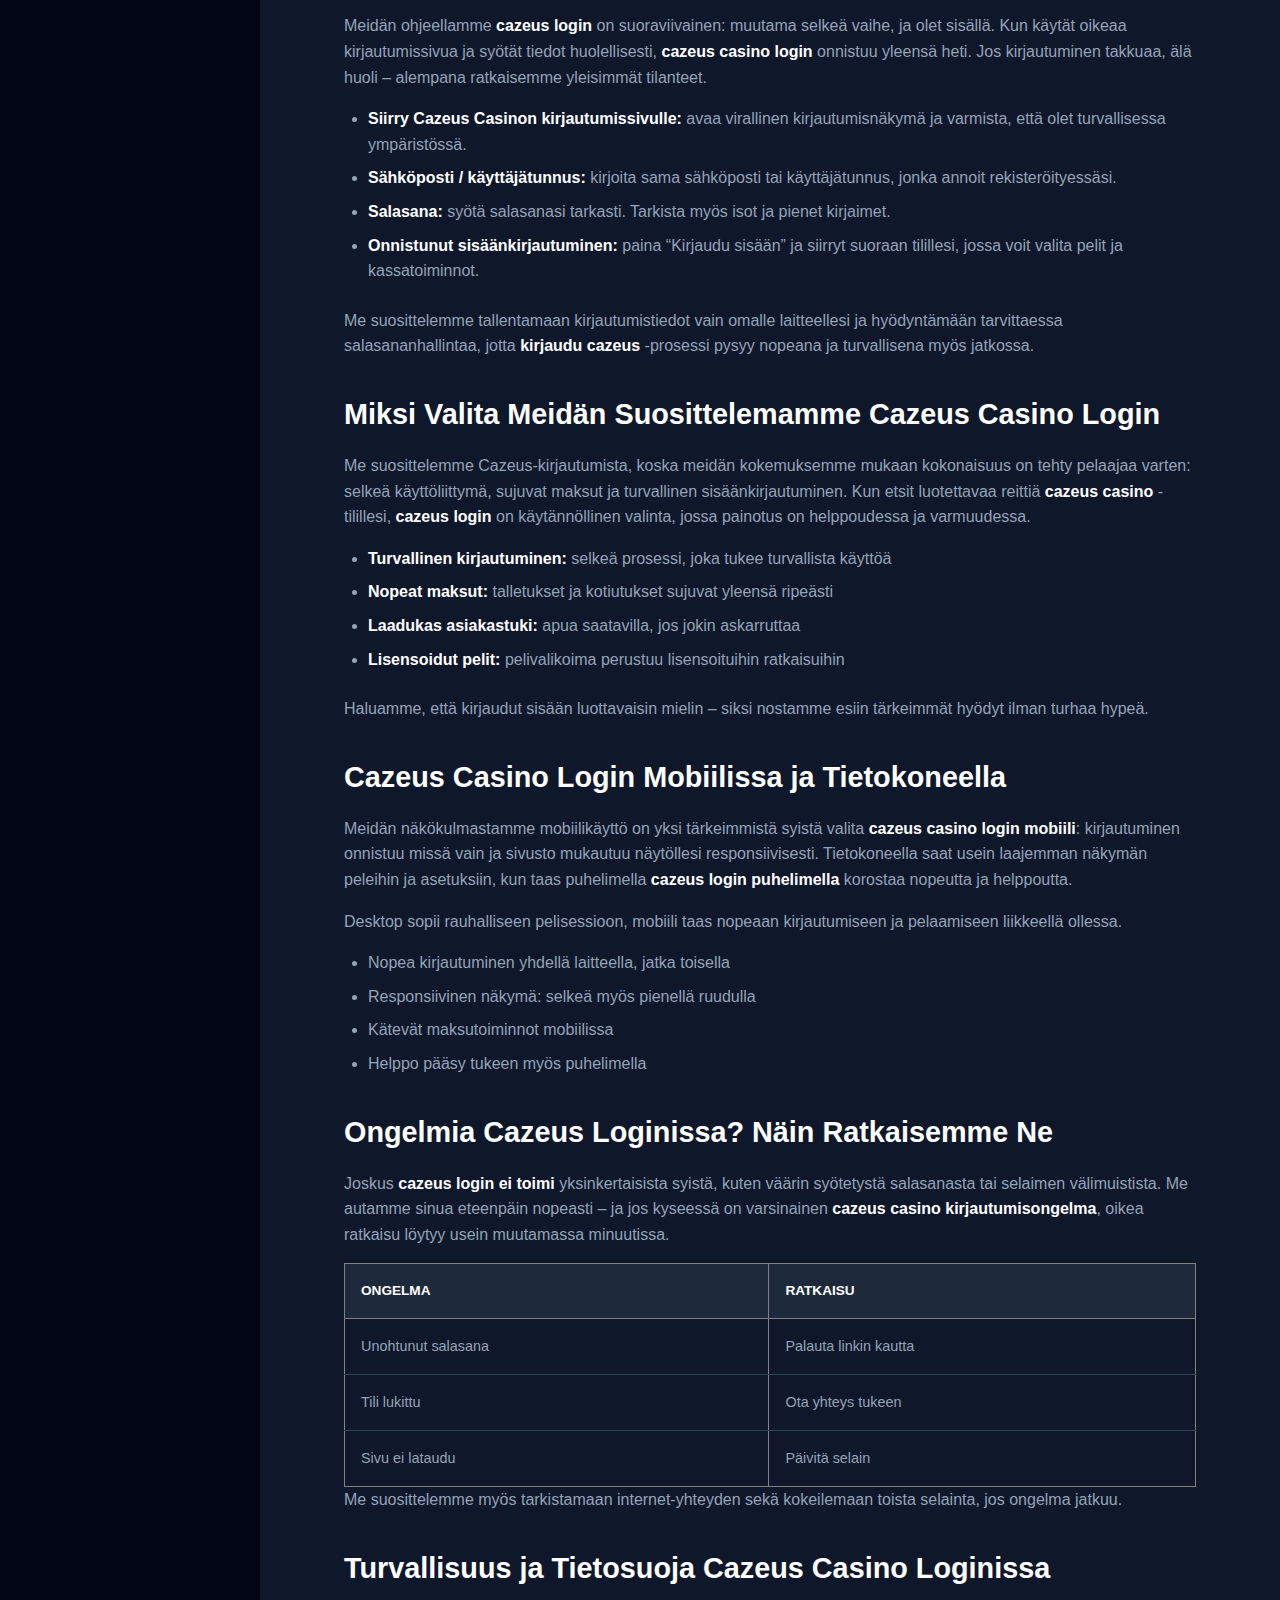
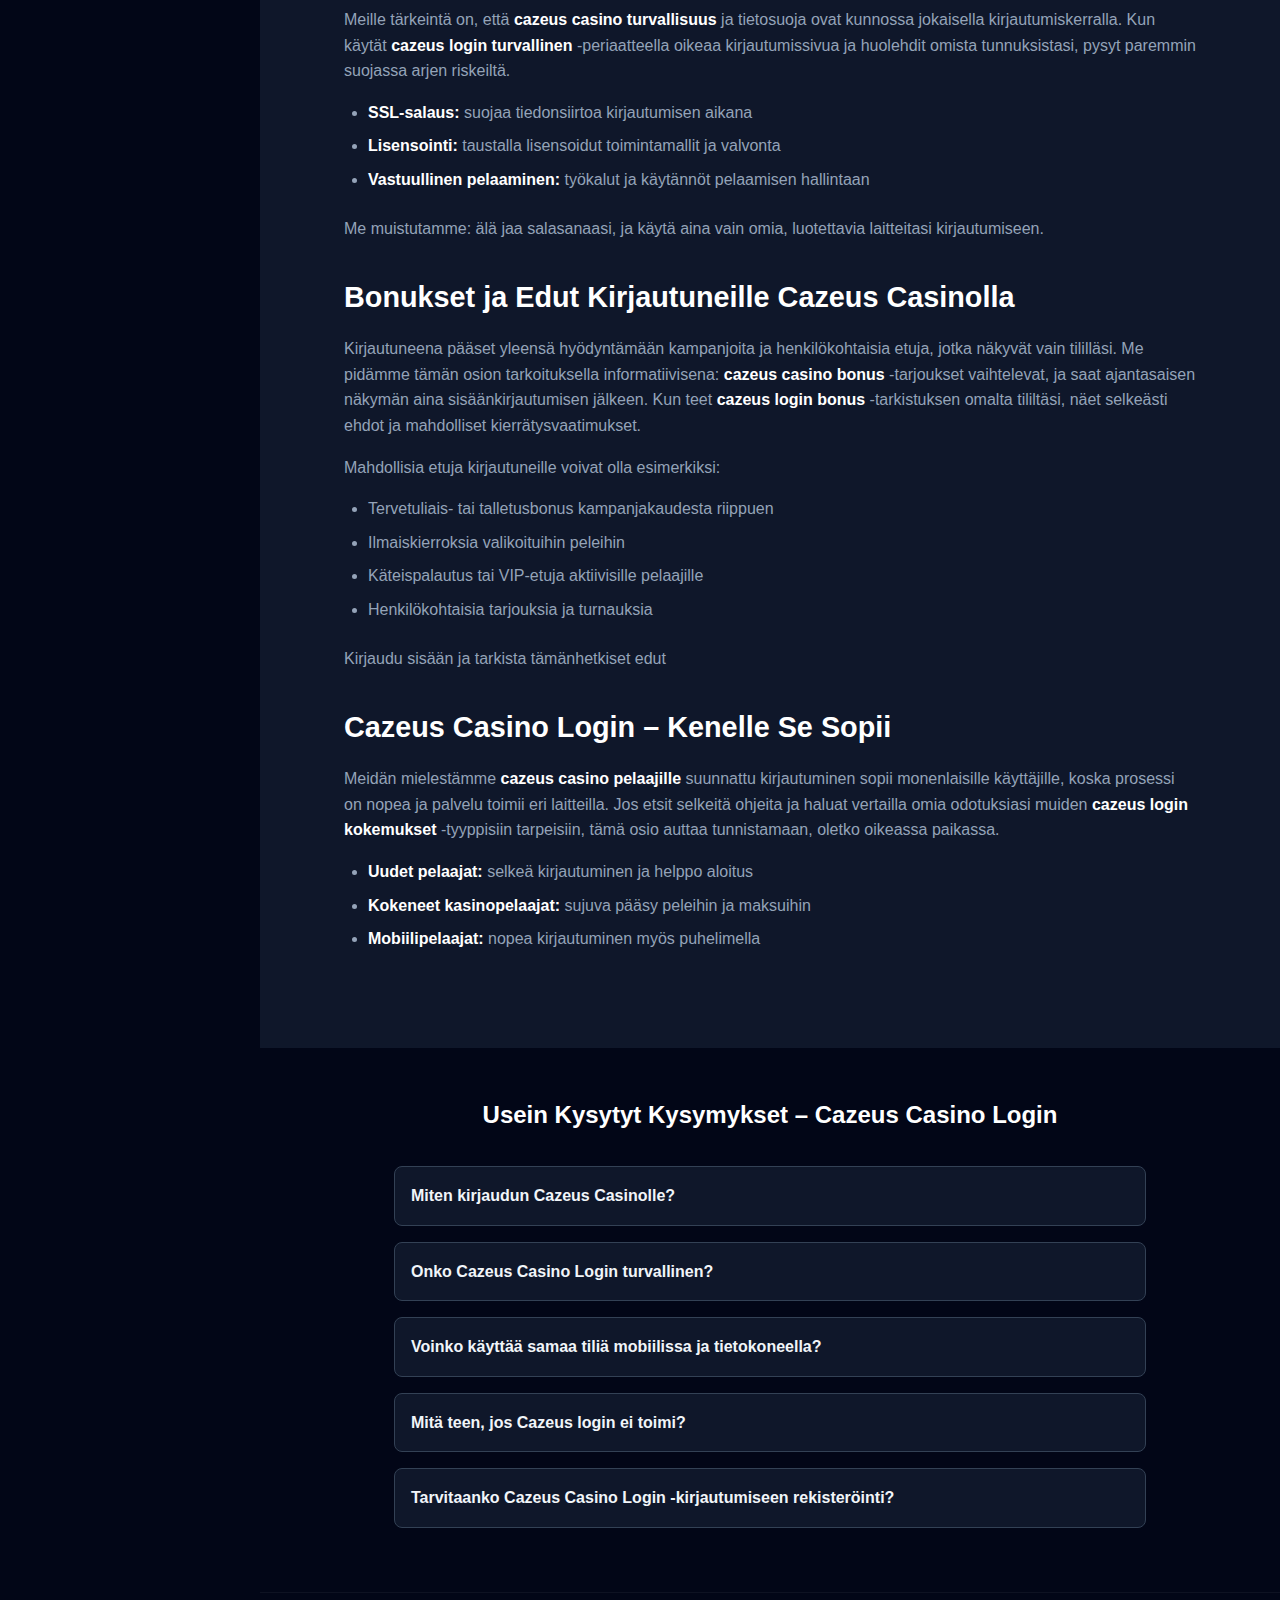
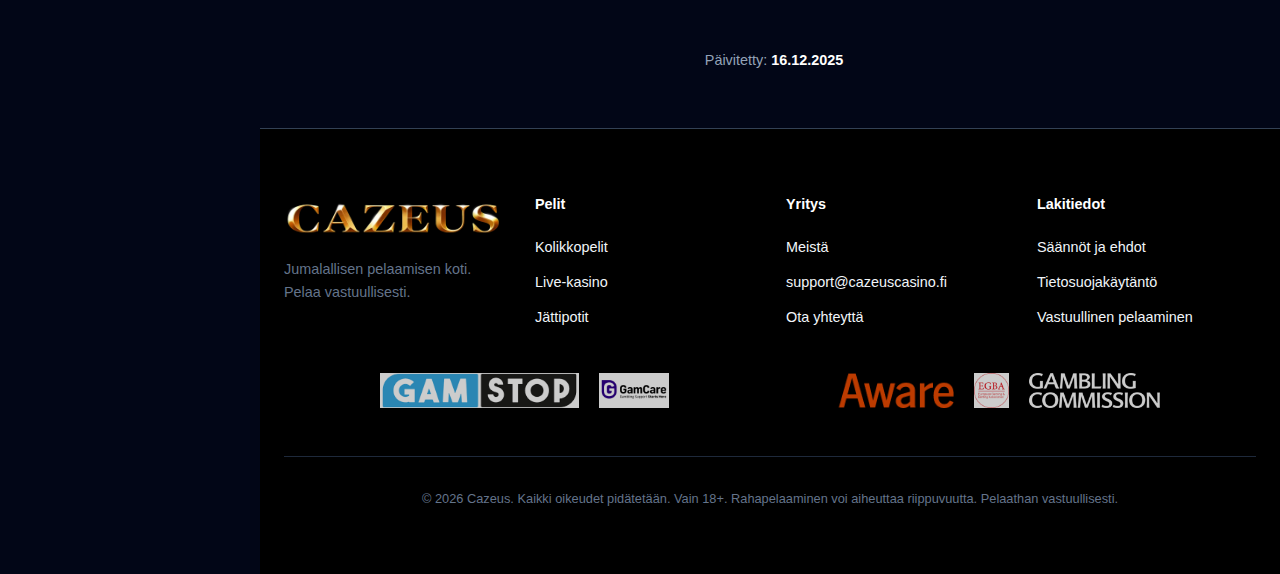
<file: login/index.html>
<!DOCTYPE html>
<html lang="fi">
<head>
    <meta charset="UTF-8">
    <meta name="viewport" content="width=device-width, initial-scale=1.0">
    <title>Cazeus Casino Login – Nopea ja Turvallinen Kirjautuminen</title>
<meta name="description" content="Cazeus Casino Login – kirjaudu sisään nopeasti ja turvallisesti. Meidän oppaamme auttaa Cazeus login -kirjautumisessa mobiilissa ja tietokoneella sekä ratkaisee yleisimmät ongelmat.">
    <link rel="stylesheet" href="../style.css?=1.8">
    <link rel="canonical" href="/login/" />
    <link rel="alternate" hreflang="fi" href="/login/" />
    <link rel="icon" type="image/x-icon" href="/favicon.ico">
</head>
<body>

    <!-- Checkbox Logic for Mobile Menu -->
<input type="checkbox" id="nav-toggle">

    <div class="app-wrapper">
        
      <div class="mobile-header">
    <div class="brand">
        <a href="/">
            <img src="../cazeus.webp" alt="Cazeus" class="logo-img">
        </a>
    </div>
            
            <div class="header-right" style="display: flex; align-items: center; gap: 10px;">
               <a href="/login/">
  <button class="btn btn-secondary btn-header" style="padding: 5px 10px; font-size: 0.8rem;">Kirjaudu</button>
</a>
              <a href="/go/" class="btn btn-primary btn-header" style="padding: 5px 10px; font-size: 0.8rem;" role="button">Rekisteröidy</a>
                <label for="nav-toggle" class="nav-toggle-label">
                    <i class="fa-solid fa-bars"></i>
                </label>
            </div>
        </div>

        <aside class="sidebar">
            <div class="sidebar-header">
                <div class="brand">
                        <a href="/">
            <img src="../cazeus.webp" alt="Cazeus" class="logo-img">
        </a>
                </div>
            </div>

            <nav class="nav-menu">
                <a href="/" class="nav-link active">
                    <i class="fa-solid fa-house"></i>
                    <span>Koti</span>
                </a>
                <a href="#games" class="nav-link">
                    <i class="fa-solid fa-gamepad"></i>
                    <span>Kaikki pelit</span>
                </a>
                <a href="/" class="nav-link">
                    <i class="fa-solid fa-fire"></i>
                    <span>Suositut</span>
                    <span class="hot-badge">Kuumat</span>
                </a>
                <a href="/" class="nav-link">
                    <i class="fa-solid fa-trophy"></i>
                    <span>Turnaukset</span>
                </a>
                <a href="/bonus/" class="nav-link">
                    <i class="fa-solid fa-wallet"></i>
                    <span>Bonukset</span>
                </a>
                <a href="/app/" class="nav-link">
                    <i class="fa-solid fa-circle-question"></i>
                    <span>App</span>
                </a>
            </nav>

            <div class="sidebar-footer">
              <a href="/go/"> <button class="btn btn-primary">Rekisteröidy</button></a>
                  <a href="/login/">
                <button class="btn btn-secondary">Kirjaudu</button>
                </a>
            </div>
        </aside>

        <!-- Main Content Area -->
        <main class="main-content">
            
            <!-- Hero Section -->
            <section class="hero-section">
                <div class="container">
                    <div class="hero-banner">
                        <span class="hero-tag">Tervetuloa</span>
                        <h1 class="hero-title">Cazeus Casino Login</span></h1>
                       <button class="btn btn-primary hero-cta">100% Jopa 500€ + 200 FS</button>
                    </div>
                    <div class="prose">
<p>
      Olet oikeassa paikassa: meidän sivumme auttaa sinua tekemään <strong>cazeus casino login</strong> -kirjautumisen nopeasti ja
      turvallisesti, jotta pääset suoraan peleihin. Me pidämme kirjautumisen selkeänä – ilman turhaa säätöä – ja kerromme,
      miten <strong>cazeus login</strong> toimii vaihe vaiheelta. Kun haluat luotettavan reitin <strong>cazeus casino</strong> -tilillesi,
      me ohjaamme sinut perille ja autamme myös yleisimmissä ongelmatilanteissa.
    </p>
                    </div>
                </div>
            </section>


            <!-- Content with Tables -->
            <section class="content-section">
                <div class="container" style="max-width: 900px;">
                    <img src="Cazeus Login.webp" alt="Cazeus Login">
               <h2>Näin Cazeus Login Toimii – Nopea ja Helppo Kirjautuminen</h2>
      <p>
        Meidän ohjeellamme <strong>cazeus login</strong> on suoraviivainen: muutama selkeä vaihe, ja olet sisällä. Kun käytät
        oikeaa kirjautumissivua ja syötät tiedot huolellisesti, <strong>cazeus casino login</strong> onnistuu yleensä heti.
        Jos kirjautuminen takkuaa, älä huoli – alempana ratkaisemme yleisimmät tilanteet.
      </p>
      <ol>
        <li>
          <strong>Siirry Cazeus Casinon kirjautumissivulle:</strong> avaa virallinen kirjautumisnäkymä ja varmista,
          että olet turvallisessa ympäristössä.
        </li>
        <li>
          <strong>Sähköposti / käyttäjätunnus:</strong> kirjoita sama sähköposti tai käyttäjätunnus, jonka annoit rekisteröityessäsi.
        </li>
        <li>
          <strong>Salasana:</strong> syötä salasanasi tarkasti. Tarkista myös isot ja pienet kirjaimet.
        </li>
        <li>
          <strong>Onnistunut sisäänkirjautuminen:</strong> paina “Kirjaudu sisään” ja siirryt suoraan tilillesi,
          jossa voit valita pelit ja kassatoiminnot.
        </li>
      </ol>
      <p>
        Me suosittelemme tallentamaan kirjautumistiedot vain omalle laitteellesi ja hyödyntämään tarvittaessa salasananhallintaa,
        jotta <strong>kirjaudu cazeus</strong> -prosessi pysyy nopeana ja turvallisena myös jatkossa.
      </p>

    <section>
      <h2>Miksi Valita Meidän Suosittelemamme Cazeus Casino Login</h2>
      <p>
        Me suosittelemme Cazeus-kirjautumista, koska meidän kokemuksemme mukaan kokonaisuus on tehty pelaajaa varten:
        selkeä käyttöliittymä, sujuvat maksut ja turvallinen sisäänkirjautuminen. Kun etsit luotettavaa reittiä
        <strong>cazeus casino</strong> -tilillesi, <strong>cazeus login</strong> on käytännöllinen valinta, jossa painotus on
        helppoudessa ja varmuudessa.
      </p>
      <ul>
        <li><strong>Turvallinen kirjautuminen:</strong> selkeä prosessi, joka tukee turvallista käyttöä</li>
        <li><strong>Nopeat maksut:</strong> talletukset ja kotiutukset sujuvat yleensä ripeästi</li>
        <li><strong>Laadukas asiakastuki:</strong> apua saatavilla, jos jokin askarruttaa</li>
        <li><strong>Lisensoidut pelit:</strong> pelivalikoima perustuu lisensoituihin ratkaisuihin</li>
      </ul>
      <p>
        Haluamme, että kirjaudut sisään luottavaisin mielin – siksi nostamme esiin tärkeimmät hyödyt ilman turhaa hypeä.
      </p>
    </section>

    <section>
      <h2>Cazeus Casino Login Mobiilissa ja Tietokoneella</h2>
      <p>
        Meidän näkökulmastamme mobiilikäyttö on yksi tärkeimmistä syistä valita <strong>cazeus casino login mobiili</strong>:
        kirjautuminen onnistuu missä vain ja sivusto mukautuu näytöllesi responsiivisesti. Tietokoneella saat usein laajemman näkymän
        peleihin ja asetuksiin, kun taas puhelimella <strong>cazeus login puhelimella</strong> korostaa nopeutta ja helppoutta.
      </p>
      <p>
        Desktop sopii rauhalliseen pelisessioon, mobiili taas nopeaan kirjautumiseen ja pelaamiseen liikkeellä ollessa.
      </p>
      <ul>
        <li>Nopea kirjautuminen yhdellä laitteella, jatka toisella</li>
        <li>Responsiivinen näkymä: selkeä myös pienellä ruudulla</li>
        <li>Kätevät maksutoiminnot mobiilissa</li>
        <li>Helppo pääsy tukeen myös puhelimella</li>
      </ul>
    </section>

    <section>
      <h2>Ongelmia Cazeus Loginissa? Näin Ratkaisemme Ne</h2>
      <p>
        Joskus <strong>cazeus login ei toimi</strong> yksinkertaisista syistä, kuten väärin syötetystä salasanasta tai selaimen välimuistista.
        Me autamme sinua eteenpäin nopeasti – ja jos kyseessä on varsinainen <strong>cazeus casino kirjautumisongelma</strong>,
        oikea ratkaisu löytyy usein muutamassa minuutissa.
      </p>

      <table border="1" cellpadding="8" cellspacing="0">
        <thead>
          <tr>
            <th>Ongelma</th>
            <th>Ratkaisu</th>
          </tr>
        </thead>
        <tbody>
          <tr>
            <td>Unohtunut salasana</td>
            <td>Palauta linkin kautta</td>
          </tr>
          <tr>
            <td>Tili lukittu</td>
            <td>Ota yhteys tukeen</td>
          </tr>
          <tr>
            <td>Sivu ei lataudu</td>
            <td>Päivitä selain</td>
          </tr>
        </tbody>
      </table>

      <p>
        Me suosittelemme myös tarkistamaan internet-yhteyden sekä kokeilemaan toista selainta, jos ongelma jatkuu.
      </p>
    </section>

    <section>
      <h2>Turvallisuus ja Tietosuoja Cazeus Casino Loginissa</h2>
      <p>
        Meille tärkeintä on, että <strong>cazeus casino turvallisuus</strong> ja tietosuoja ovat kunnossa jokaisella kirjautumiskerralla.
        Kun käytät <strong>cazeus login turvallinen</strong> -periaatteella oikeaa kirjautumissivua ja huolehdit omista tunnuksistasi,
        pysyt paremmin suojassa arjen riskeiltä.
      </p>
      <ul>
        <li><strong>SSL-salaus:</strong> suojaa tiedonsiirtoa kirjautumisen aikana</li>
        <li><strong>Lisensointi:</strong> taustalla lisensoidut toimintamallit ja valvonta</li>
        <li><strong>Vastuullinen pelaaminen:</strong> työkalut ja käytännöt pelaamisen hallintaan</li>
      </ul>
      <p>
        Me muistutamme: älä jaa salasanaasi, ja käytä aina vain omia, luotettavia laitteitasi kirjautumiseen.
      </p>
    </section>

    <section>
      <h2>Bonukset ja Edut Kirjautuneille Cazeus Casinolla</h2>
      <p>
        Kirjautuneena pääset yleensä hyödyntämään kampanjoita ja henkilökohtaisia etuja, jotka näkyvät vain tililläsi.
        Me pidämme tämän osion tarkoituksella informatiivisena: <strong>cazeus casino bonus</strong> -tarjoukset vaihtelevat,
        ja saat ajantasaisen näkymän aina sisäänkirjautumisen jälkeen. Kun teet <strong>cazeus login bonus</strong> -tarkistuksen
        omalta tililtäsi, näet selkeästi ehdot ja mahdolliset kierrätysvaatimukset.
      </p>
      <p>Mahdollisia etuja kirjautuneille voivat olla esimerkiksi:</p>
      <ul>
        <li>Tervetuliais- tai talletusbonus kampanjakaudesta riippuen</li>
        <li>Ilmaiskierroksia valikoituihin peleihin</li>
        <li>Käteispalautus tai VIP-etuja aktiivisille pelaajille</li>
        <li>Henkilökohtaisia tarjouksia ja turnauksia</li>
      </ul>
      <p>
        <a href="#login">Kirjaudu sisään ja tarkista tämänhetkiset edut</a>
      </p>
    </section>

    <section>
      <h2>Cazeus Casino Login – Kenelle Se Sopii</h2>
      <p>
        Meidän mielestämme <strong>cazeus casino pelaajille</strong> suunnattu kirjautuminen sopii monenlaisille käyttäjille, koska
        prosessi on nopea ja palvelu toimii eri laitteilla. Jos etsit selkeitä ohjeita ja haluat vertailla omia odotuksiasi
        muiden <strong>cazeus login kokemukset</strong> -tyyppisiin tarpeisiin, tämä osio auttaa tunnistamaan, oletko oikeassa paikassa.
      </p>
      <ul>
        <li><strong>Uudet pelaajat:</strong> selkeä kirjautuminen ja helppo aloitus</li>
        <li><strong>Kokeneet kasinopelaajat:</strong> sujuva pääsy peleihin ja maksuihin</li>
        <li><strong>Mobiilipelaajat:</strong> nopea kirjautuminen myös puhelimella</li>
      </ul>
    </section>
             
                </div>
            </section>

            <!-- FAQ Section -->
          <section id="faq" class="faq-section">
  <h2 class="section-title" style="justify-content: center; margin-bottom: 2rem;">
    Usein Kysytyt Kysymykset – Cazeus Casino Login
  </h2>

  <details>
    <summary>Miten kirjaudun Cazeus Casinolle?</summary>
    <div class="faq-answer">
      Kirjautuminen onnistuu siirtymällä Cazeus Casinon kirjautumissivulle ja syöttämällä rekisteröinnissä käytetty
      sähköposti tai käyttäjätunnus sekä salasana. Kun painat “Kirjaudu sisään”, <strong>cazeus casino login</strong>
      vie sinut suoraan pelitilillesi, jos tiedot ovat oikein.
    </div>
  </details>

  <details>
    <summary>Onko Cazeus Casino Login turvallinen?</summary>
    <div class="faq-answer">
      Yleisesti ottaen kyllä. <strong>Cazeus login</strong> perustuu suojattuun yhteyteen ja lisensoituun
      kasinoympäristöön. Me suosittelemme käyttämään vain virallista kirjautumissivua, pitämään salasanan yksityisenä
      ja välttämään kirjautumista julkisilla tai jaetuilla laitteilla.
    </div>
  </details>

  <details>
    <summary>Voinko käyttää samaa tiliä mobiilissa ja tietokoneella?</summary>
    <div class="faq-answer">
      Kyllä. Sama tili toimii sekä mobiilissa että tietokoneella. Voit tehdä <strong>cazeus casino login</strong>
      -kirjautumisen puhelimella ja jatkaa myöhemmin tietokoneella samoilla tunnuksilla ilman erillisiä asetuksia.
    </div>
  </details>

  <details>
    <summary>Mitä teen, jos Cazeus login ei toimi?</summary>
    <div class="faq-answer">
      Jos <strong>cazeus login ei toimi</strong>, tarkista ensin käyttäjätunnus ja salasana. Kokeile tarvittaessa
      salasanan palautusta ja päivitä selain. Jos tili on lukittu tai ongelma jatkuu, asiakastuki auttaa tilanteen
      ratkaisemisessa.
    </div>
  </details>

  <details>
    <summary>Tarvitaanko Cazeus Casino Login -kirjautumiseen rekisteröinti?</summary>
    <div class="faq-answer">
      Kyllä. Kirjautuminen edellyttää olemassa olevaa tiliä. Jos et ole vielä rekisteröitynyt, luo ensin tili ja palaa
      sen jälkeen kirjautumissivulle. Tämän jälkeen <strong>cazeus casino login</strong> toimii normaalisti.
    </div>
  </details>
</section>

            <div class="updated-section" style="text-align: center; padding: 2rem 0; border-top: 1px solid rgba(255,255,255,0.05);">
                <div class="container">
                    <p style="color: #94a3b8; font-size: 0.9rem; margin: 0;">
                        <i class="fa-solid fa-clock-rotate-left" style="margin-right: 8px;"></i>
                        Päivitetty: <span style="font-weight: bold; color: #fff;">16.12.2025</span>
                    </p>
                </div>
            </div>

            <!-- Footer -->
<footer class="site-footer">
    <div class="footer-grid">
        <div class="footer-col">
            <div class="brand" style="margin-bottom: 1rem;">
                <img src="../cazeus.webp" alt="Cazeus" class="logo-img">
            </div>
            <p style="color: #64748b;">Jumalallisen pelaamisen koti. Pelaa vastuullisesti.</p>
        </div>
        <div class="footer-col">
            <h4>Pelit</h4>
            <ul>
                <li><a href="/">Kolikkopelit</a></li>
                <li><a href="/">Live-kasino</a></li>
                <li><a href="/">Jättipotit</a></li>
            </ul>
        </div>
        <div class="footer-col">
            <h4>Yritys</h4>
            <ul>
                <li><a href="/about-us/">Meistä</a></li>
                <li><a href="mailto:support@cazeuscasino.fi">support@cazeuscasino.fi</a></li>
                <li><a href="/contact-us/">Ota yhteyttä</a></li>
            </ul>
        </div>
        <div class="footer-col">
            <h4>Lakitiedot</h4>
            <ul>
                <li><a href="/terms-and-conditions/">Säännöt ja ehdot</a></li>
                <li><a href="/privacy-policy/">Tietosuojakäytäntö</a></li>
                <li><a href="/responsible-gaming/">Vastuullinen pelaaminen</a></li>
            </ul>
        </div>
    </div>

    <div class="trust-logos" style="display: flex; justify-content: center; align-items: center; gap: 20px; margin: 2rem 0; flex-wrap: wrap;">
        
        <a href="https://www.gamstop.co.uk" target="_blank">
            <img src="/gam-stop.png" alt="GamStop" style="height: 35px; width: auto; opacity: 0.8;">
        </a>

        <a href="https://www.gamcare.org.uk" target="_blank">
            <img src="/gamcarelogo.jpg" alt="GamCare" style="height: 35px; width: auto; opacity: 0.8;">
        </a>

        <a href="https://www.begambleaware.org" target="_blank">
            <img src="/gambleawarelogo.webp" alt="GambleAware" style="height: 35px; width: auto; opacity: 0.8;">
        </a>

        <a href="https://www.egba.eu" target="_blank">
            <img src="/egba.png" alt="EGBA" style="height: 35px; width: auto; opacity: 0.8;">
        </a>

        <a href="https://www.gamblingcommission.gov.uk" target="_blank">
            <img src="/Gamblingcommision.png" alt="Gambling Commission" style="height: 35px; width: auto; opacity: 0.8;">
        </a>

    </div>

    <div class="copyright">
        <p>&copy; 2026 Cazeus. Kaikki oikeudet pidätetään. Vain 18+. Rahapelaaminen voi aiheuttaa riippuvuutta. Pelaathan vastuullisesti.</p>
    </div>
</footer>

        </main>
    </div>
</body>
</html>
</file>
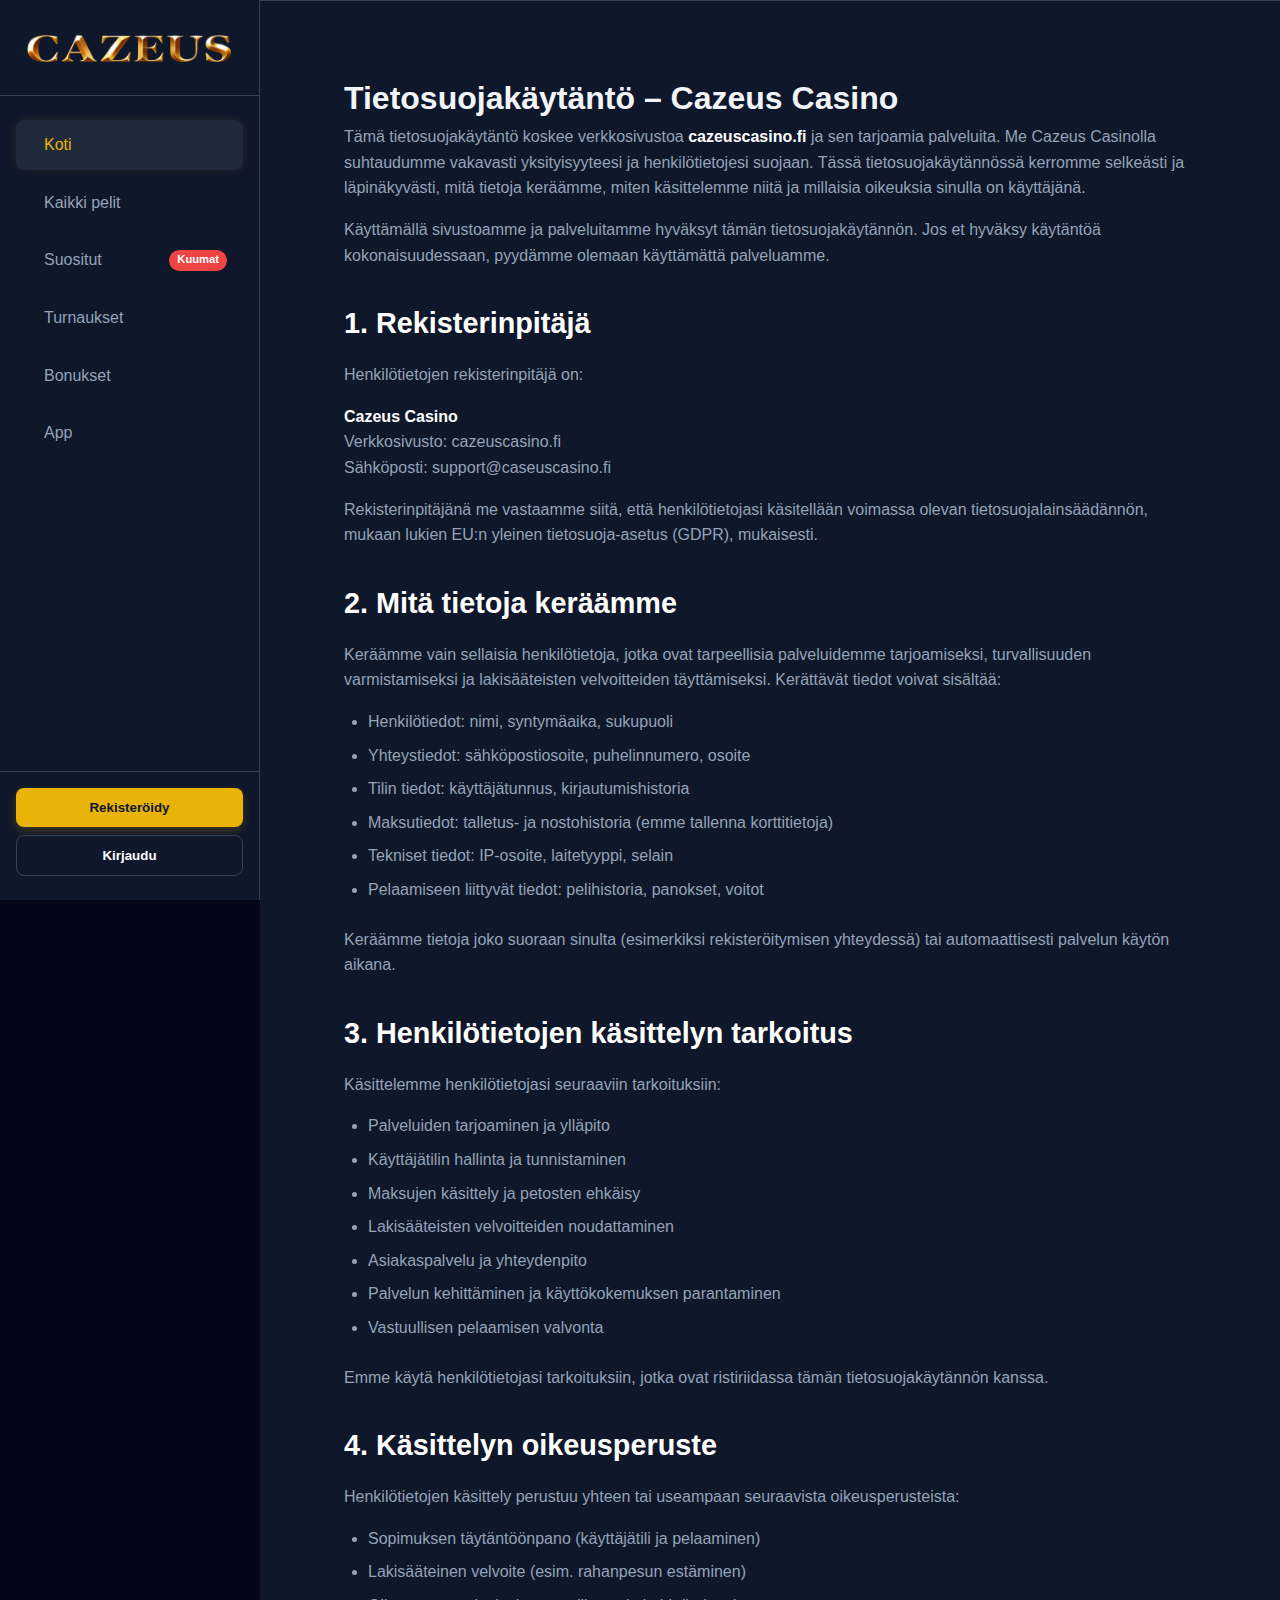
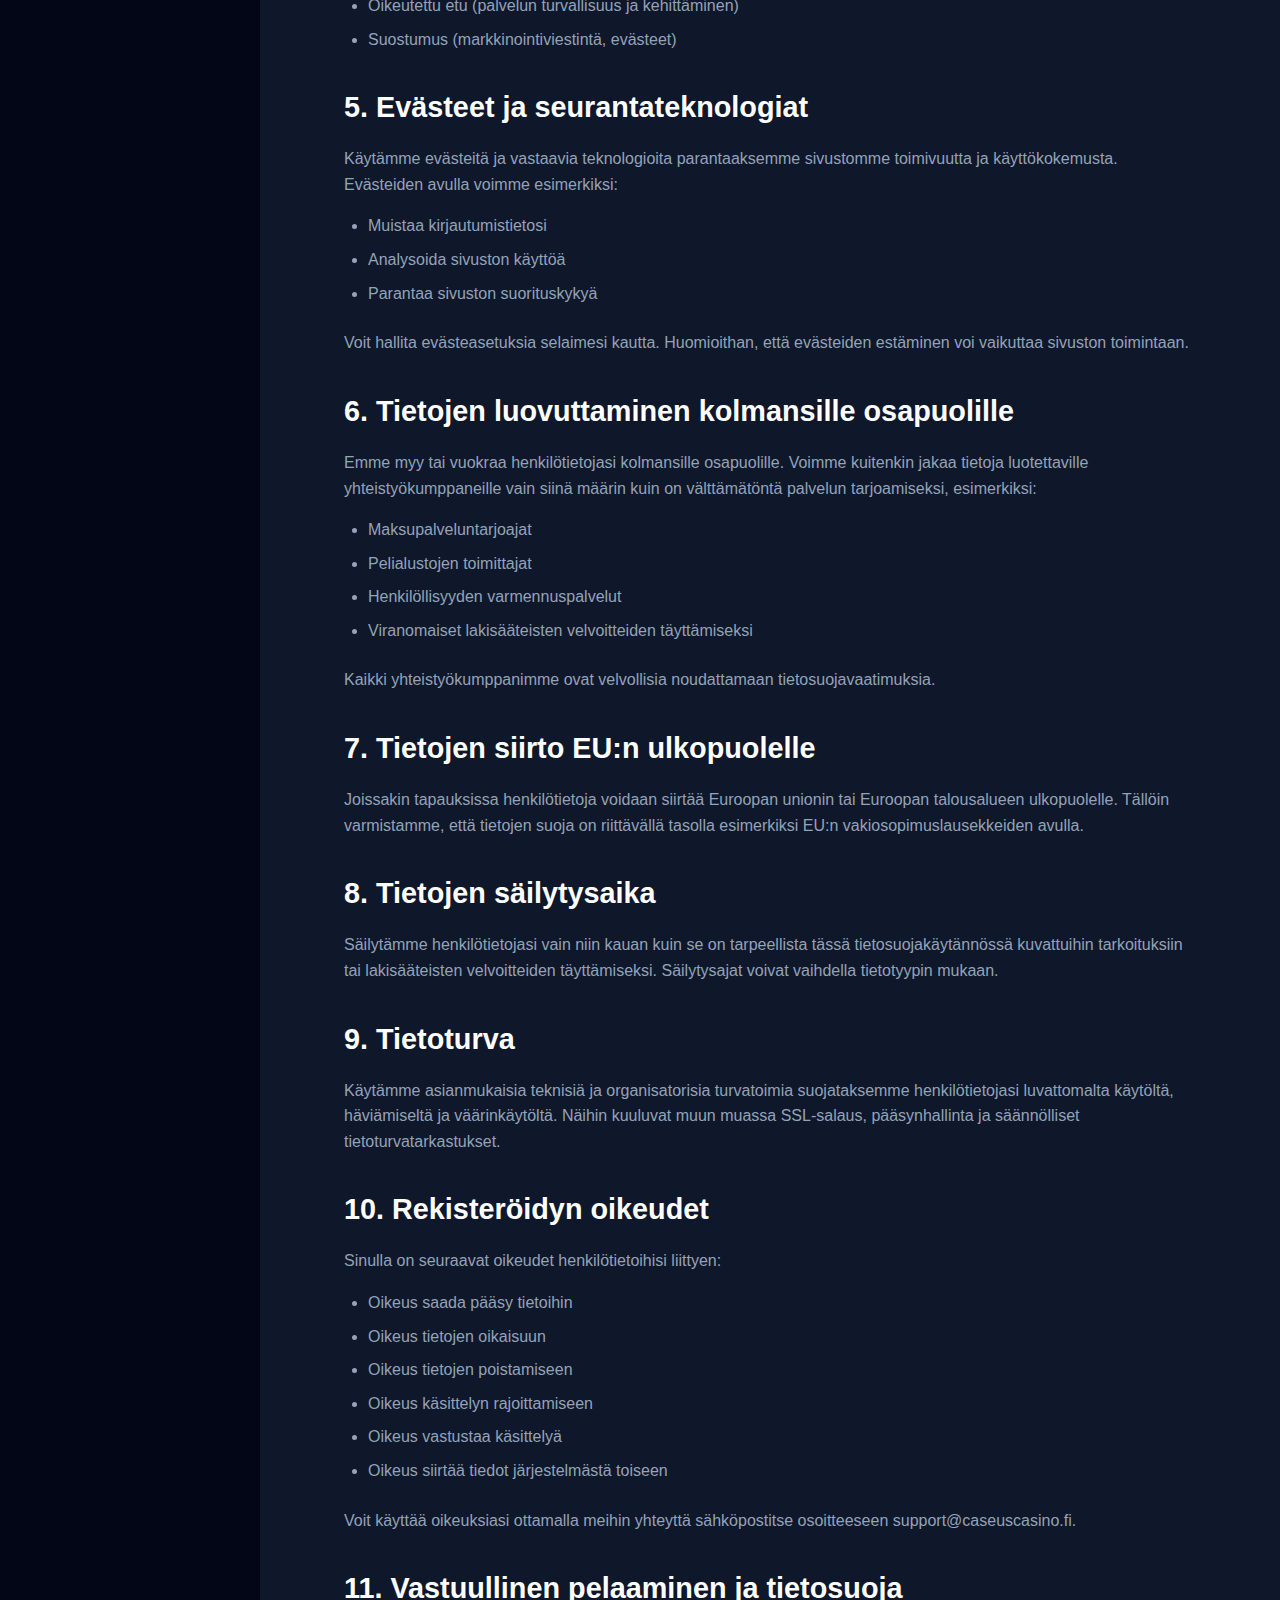
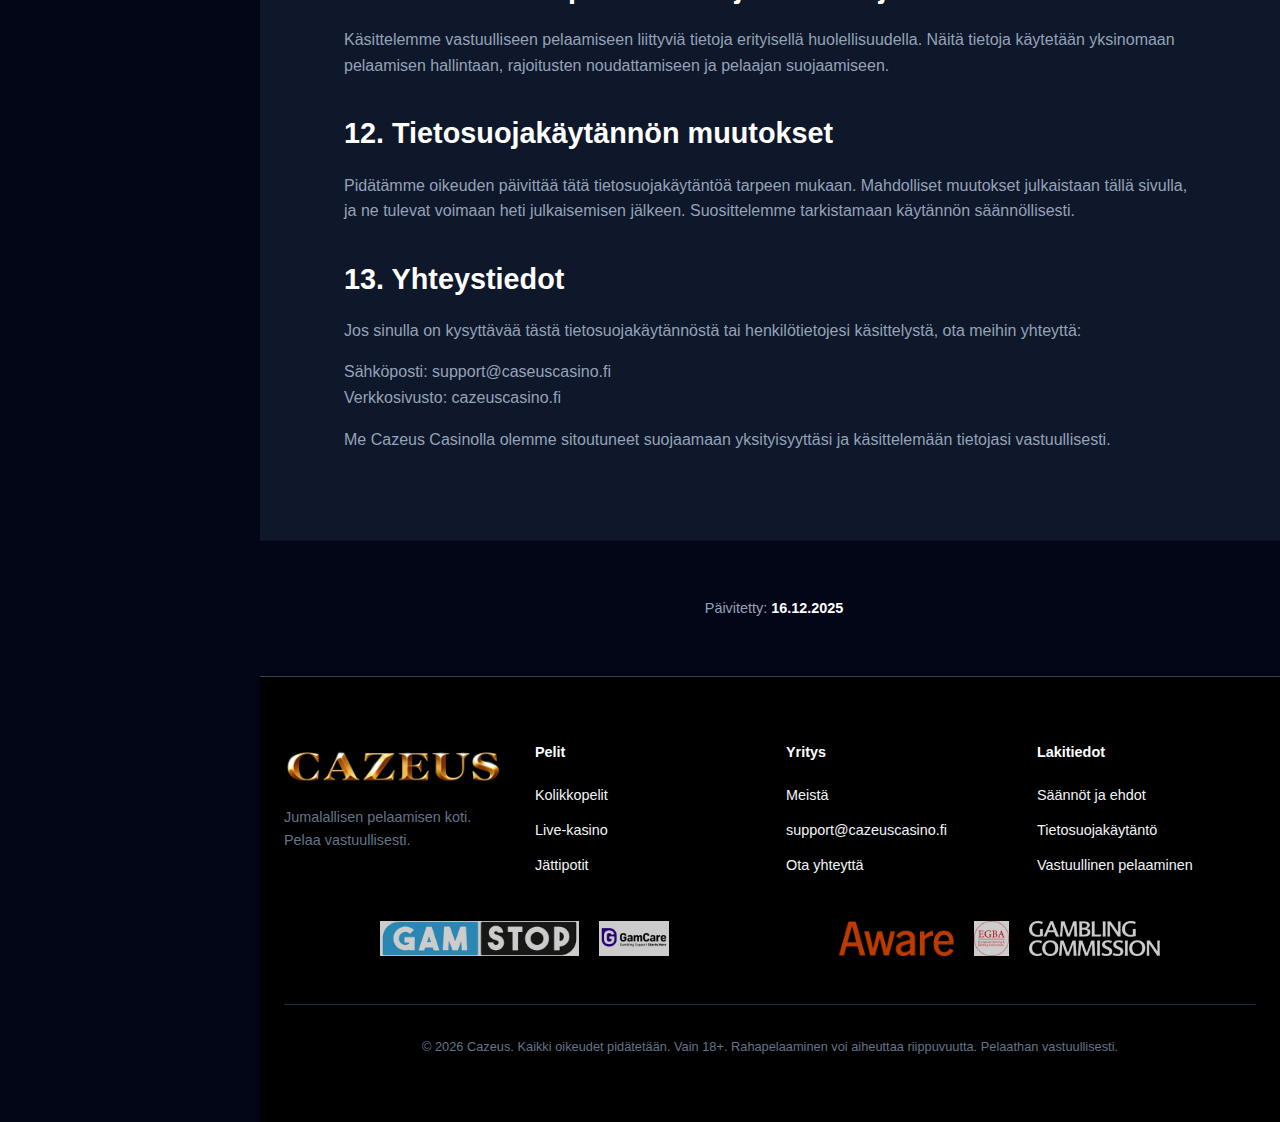
<file: privacy-policy/index.html>
<!DOCTYPE html>
<html lang="fi">
<head>
    <meta charset="UTF-8">
    <meta name="viewport" content="width=device-width, initial-scale=1.0">
    <title>Tietosuojakäytäntö – Cazeus Casino | Yksityisyys ja Tietoturva</title>
<meta name="description" content="Cazeus Casinon tietosuojakäytäntö. Lue, miten käsittelemme henkilötietoja, evästeitä ja tietoturvaa verkkosivustolla cazeuscasino.fi EU:n tietosuoja-asetuksen mukaisesti.">
    <link rel="stylesheet" href="../style.css?=1.8">
    <link rel="canonical" href="/privacy-policy/" />
    <link rel="alternate" hreflang="fi" href="/privacy-policy/" />
    <link rel="icon" type="image/x-icon" href="/favicon.ico">
</head>
<body>

    <!-- Checkbox Logic for Mobile Menu -->
<input type="checkbox" id="nav-toggle">

    <div class="app-wrapper">
        
      <div class="mobile-header">
    <div class="brand">
        <a href="/">
            <img src="../cazeus.webp" alt="Cazeus" class="logo-img">
        </a>
    </div>
            
            <div class="header-right" style="display: flex; align-items: center; gap: 10px;">
               <a href="/login/">
  <button class="btn btn-secondary btn-header" style="padding: 5px 10px; font-size: 0.8rem;">Kirjaudu</button>
</a>
              <a href="/go/" class="btn btn-primary btn-header" style="padding: 5px 10px; font-size: 0.8rem;" role="button">Rekisteröidy</a>
                <label for="nav-toggle" class="nav-toggle-label">
                    <i class="fa-solid fa-bars"></i>
                </label>
            </div>
        </div>

        <aside class="sidebar">
            <div class="sidebar-header">
                <div class="brand">
                        <a href="/">
            <img src="../cazeus.webp" alt="Cazeus" class="logo-img">
        </a>
                </div>
            </div>

            <nav class="nav-menu">
                <a href="/" class="nav-link active">
                    <i class="fa-solid fa-house"></i>
                    <span>Koti</span>
                </a>
                <a href="#games" class="nav-link">
                    <i class="fa-solid fa-gamepad"></i>
                    <span>Kaikki pelit</span>
                </a>
                <a href="/" class="nav-link">
                    <i class="fa-solid fa-fire"></i>
                    <span>Suositut</span>
                    <span class="hot-badge">Kuumat</span>
                </a>
                <a href="/" class="nav-link">
                    <i class="fa-solid fa-trophy"></i>
                    <span>Turnaukset</span>
                </a>
                <a href="/bonus/" class="nav-link">
                    <i class="fa-solid fa-wallet"></i>
                    <span>Bonukset</span>
                </a>
                <a href="/app/" class="nav-link">
                    <i class="fa-solid fa-circle-question"></i>
                    <span>App</span>
                </a>
            </nav>

            <div class="sidebar-footer">
              <a href="/go/"> <button class="btn btn-primary">Rekisteröidy</button></a>
                  <a href="/login/">
                <button class="btn btn-secondary">Kirjaudu</button>
                </a>
            </div>
        </aside>

        <!-- Main Content Area -->
        <main class="main-content">


            <!-- Content with Tables -->
            <section class="content-section">
                <div class="container" style="max-width: 900px;">
              <h1>Tietosuojakäytäntö – Cazeus Casino</h1>

<p>
Tämä tietosuojakäytäntö koskee verkkosivustoa <strong>cazeuscasino.fi</strong> ja sen tarjoamia palveluita. Me Cazeus Casinolla
suhtaudumme vakavasti yksityisyyteesi ja henkilötietojesi suojaan. Tässä tietosuojakäytännössä kerromme selkeästi ja
läpinäkyvästi, mitä tietoja keräämme, miten käsittelemme niitä ja millaisia oikeuksia sinulla on käyttäjänä.
</p>

<p>
Käyttämällä sivustoamme ja palveluitamme hyväksyt tämän tietosuojakäytännön. Jos et hyväksy käytäntöä kokonaisuudessaan,
pyydämme olemaan käyttämättä palveluamme.
</p>

<h2>1. Rekisterinpitäjä</h2>

<p>
Henkilötietojen rekisterinpitäjä on:
</p>

<p>
<strong>Cazeus Casino</strong><br />
Verkkosivusto: cazeuscasino.fi<br />
Sähköposti: <a href="mailto:support@caseuscasino.fi">support@caseuscasino.fi</a>
</p>

<p>
Rekisterinpitäjänä me vastaamme siitä, että henkilötietojasi käsitellään voimassa olevan tietosuojalainsäädännön,
mukaan lukien EU:n yleinen tietosuoja-asetus (GDPR), mukaisesti.
</p>

<h2>2. Mitä tietoja keräämme</h2>

<p>
Keräämme vain sellaisia henkilötietoja, jotka ovat tarpeellisia palveluidemme tarjoamiseksi, turvallisuuden
varmistamiseksi ja lakisääteisten velvoitteiden täyttämiseksi. Kerättävät tiedot voivat sisältää:
</p>

<ul>
  <li>Henkilötiedot: nimi, syntymäaika, sukupuoli</li>
  <li>Yhteystiedot: sähköpostiosoite, puhelinnumero, osoite</li>
  <li>Tilin tiedot: käyttäjätunnus, kirjautumishistoria</li>
  <li>Maksutiedot: talletus- ja nostohistoria (emme tallenna korttitietoja)</li>
  <li>Tekniset tiedot: IP-osoite, laitetyyppi, selain</li>
  <li>Pelaamiseen liittyvät tiedot: pelihistoria, panokset, voitot</li>
</ul>

<p>
Keräämme tietoja joko suoraan sinulta (esimerkiksi rekisteröitymisen yhteydessä) tai automaattisesti palvelun käytön aikana.
</p>

<h2>3. Henkilötietojen käsittelyn tarkoitus</h2>

<p>
Käsittelemme henkilötietojasi seuraaviin tarkoituksiin:
</p>

<ul>
  <li>Palveluiden tarjoaminen ja ylläpito</li>
  <li>Käyttäjätilin hallinta ja tunnistaminen</li>
  <li>Maksujen käsittely ja petosten ehkäisy</li>
  <li>Lakisääteisten velvoitteiden noudattaminen</li>
  <li>Asiakaspalvelu ja yhteydenpito</li>
  <li>Palvelun kehittäminen ja käyttökokemuksen parantaminen</li>
  <li>Vastuullisen pelaamisen valvonta</li>
</ul>

<p>
Emme käytä henkilötietojasi tarkoituksiin, jotka ovat ristiriidassa tämän tietosuojakäytännön kanssa.
</p>

<h2>4. Käsittelyn oikeusperuste</h2>

<p>
Henkilötietojen käsittely perustuu yhteen tai useampaan seuraavista oikeusperusteista:
</p>

<ul>
  <li>Sopimuksen täytäntöönpano (käyttäjätili ja pelaaminen)</li>
  <li>Lakisääteinen velvoite (esim. rahanpesun estäminen)</li>
  <li>Oikeutettu etu (palvelun turvallisuus ja kehittäminen)</li>
  <li>Suostumus (markkinointiviestintä, evästeet)</li>
</ul>

<h2>5. Evästeet ja seurantateknologiat</h2>

<p>
Käytämme evästeitä ja vastaavia teknologioita parantaaksemme sivustomme toimivuutta ja käyttökokemusta.
Evästeiden avulla voimme esimerkiksi:
</p>

<ul>
  <li>Muistaa kirjautumistietosi</li>
  <li>Analysoida sivuston käyttöä</li>
  <li>Parantaa sivuston suorituskykyä</li>
</ul>

<p>
Voit hallita evästeasetuksia selaimesi kautta. Huomioithan, että evästeiden estäminen voi vaikuttaa sivuston toimintaan.
</p>

<h2>6. Tietojen luovuttaminen kolmansille osapuolille</h2>

<p>
Emme myy tai vuokraa henkilötietojasi kolmansille osapuolille. Voimme kuitenkin jakaa tietoja luotettaville
yhteistyökumppaneille vain siinä määrin kuin on välttämätöntä palvelun tarjoamiseksi, esimerkiksi:
</p>

<ul>
  <li>Maksupalveluntarjoajat</li>
  <li>Pelialustojen toimittajat</li>
  <li>Henkilöllisyyden varmennuspalvelut</li>
  <li>Viranomaiset lakisääteisten velvoitteiden täyttämiseksi</li>
</ul>

<p>
Kaikki yhteistyökumppanimme ovat velvollisia noudattamaan tietosuojavaatimuksia.
</p>

<h2>7. Tietojen siirto EU:n ulkopuolelle</h2>

<p>
Joissakin tapauksissa henkilötietoja voidaan siirtää Euroopan unionin tai Euroopan talousalueen ulkopuolelle.
Tällöin varmistamme, että tietojen suoja on riittävällä tasolla esimerkiksi EU:n vakiosopimuslausekkeiden avulla.
</p>

<h2>8. Tietojen säilytysaika</h2>

<p>
Säilytämme henkilötietojasi vain niin kauan kuin se on tarpeellista tässä tietosuojakäytännössä kuvattuihin tarkoituksiin
tai lakisääteisten velvoitteiden täyttämiseksi. Säilytysajat voivat vaihdella tietotyypin mukaan.
</p>

<h2>9. Tietoturva</h2>

<p>
Käytämme asianmukaisia teknisiä ja organisatorisia turvatoimia suojataksemme henkilötietojasi luvattomalta käytöltä,
häviämiseltä ja väärinkäytöltä. Näihin kuuluvat muun muassa SSL-salaus, pääsynhallinta ja säännölliset
tietoturvatarkastukset.
</p>

<h2>10. Rekisteröidyn oikeudet</h2>

<p>
Sinulla on seuraavat oikeudet henkilötietoihisi liittyen:
</p>

<ul>
  <li>Oikeus saada pääsy tietoihin</li>
  <li>Oikeus tietojen oikaisuun</li>
  <li>Oikeus tietojen poistamiseen</li>
  <li>Oikeus käsittelyn rajoittamiseen</li>
  <li>Oikeus vastustaa käsittelyä</li>
  <li>Oikeus siirtää tiedot järjestelmästä toiseen</li>
</ul>

<p>
Voit käyttää oikeuksiasi ottamalla meihin yhteyttä sähköpostitse osoitteeseen
<a href="mailto:support@caseuscasino.fi">support@caseuscasino.fi</a>.
</p>

<h2>11. Vastuullinen pelaaminen ja tietosuoja</h2>

<p>
Käsittelemme vastuulliseen pelaamiseen liittyviä tietoja erityisellä huolellisuudella. Näitä tietoja käytetään
yksinomaan pelaamisen hallintaan, rajoitusten noudattamiseen ja pelaajan suojaamiseen.
</p>

<h2>12. Tietosuojakäytännön muutokset</h2>

<p>
Pidätämme oikeuden päivittää tätä tietosuojakäytäntöä tarpeen mukaan. Mahdolliset muutokset julkaistaan tällä sivulla,
ja ne tulevat voimaan heti julkaisemisen jälkeen. Suosittelemme tarkistamaan käytännön säännöllisesti.
</p>

<h2>13. Yhteystiedot</h2>

<p>
Jos sinulla on kysyttävää tästä tietosuojakäytännöstä tai henkilötietojesi käsittelystä, ota meihin yhteyttä:
</p>

<p>
Sähköposti: <a href="mailto:support@caseuscasino.fi">support@caseuscasino.fi</a><br />
Verkkosivusto: cazeuscasino.fi
</p>

<p>
Me Cazeus Casinolla olemme sitoutuneet suojaamaan yksityisyyttäsi ja käsittelemään tietojasi vastuullisesti.
</p>
              
                </div>
            </section>


            <div class="updated-section" style="text-align: center; padding: 2rem 0; border-top: 1px solid rgba(255,255,255,0.05);">
                <div class="container">
                    <p style="color: #94a3b8; font-size: 0.9rem; margin: 0;">
                        <i class="fa-solid fa-clock-rotate-left" style="margin-right: 8px;"></i>
                        Päivitetty: <span style="font-weight: bold; color: #fff;">16.12.2025</span>
                    </p>
                </div>
            </div>

            <!-- Footer -->
<footer class="site-footer">
    <div class="footer-grid">
        <div class="footer-col">
            <div class="brand" style="margin-bottom: 1rem;">
                <img src="../cazeus.webp" alt="Cazeus" class="logo-img">
            </div>
            <p style="color: #64748b;">Jumalallisen pelaamisen koti. Pelaa vastuullisesti.</p>
        </div>
        <div class="footer-col">
            <h4>Pelit</h4>
            <ul>
                <li><a href="/">Kolikkopelit</a></li>
                <li><a href="/">Live-kasino</a></li>
                <li><a href="/">Jättipotit</a></li>
            </ul>
        </div>
        <div class="footer-col">
            <h4>Yritys</h4>
            <ul>
                <li><a href="/about-us/">Meistä</a></li>
                <li><a href="mailto:support@cazeuscasino.fi">support@cazeuscasino.fi</a></li>
                <li><a href="/contact-us/">Ota yhteyttä</a></li>
            </ul>
        </div>
        <div class="footer-col">
            <h4>Lakitiedot</h4>
            <ul>
                <li><a href="/terms-and-conditions/">Säännöt ja ehdot</a></li>
                <li><a href="/privacy-policy/">Tietosuojakäytäntö</a></li>
                <li><a href="/responsible-gaming/">Vastuullinen pelaaminen</a></li>
            </ul>
        </div>
    </div>

    <div class="trust-logos" style="display: flex; justify-content: center; align-items: center; gap: 20px; margin: 2rem 0; flex-wrap: wrap;">
        
        <a href="https://www.gamstop.co.uk" target="_blank">
            <img src="/gam-stop.png" alt="GamStop" style="height: 35px; width: auto; opacity: 0.8;">
        </a>

        <a href="https://www.gamcare.org.uk" target="_blank">
            <img src="/gamcarelogo.jpg" alt="GamCare" style="height: 35px; width: auto; opacity: 0.8;">
        </a>

        <a href="https://www.begambleaware.org" target="_blank">
            <img src="/gambleawarelogo.webp" alt="GambleAware" style="height: 35px; width: auto; opacity: 0.8;">
        </a>

        <a href="https://www.egba.eu" target="_blank">
            <img src="/egba.png" alt="EGBA" style="height: 35px; width: auto; opacity: 0.8;">
        </a>

        <a href="https://www.gamblingcommission.gov.uk" target="_blank">
            <img src="/Gamblingcommision.png" alt="Gambling Commission" style="height: 35px; width: auto; opacity: 0.8;">
        </a>

    </div>

    <div class="copyright">
        <p>&copy; 2026 Cazeus. Kaikki oikeudet pidätetään. Vain 18+. Rahapelaaminen voi aiheuttaa riippuvuutta. Pelaathan vastuullisesti.</p>
    </div>
</footer>

        </main>
    </div>
</body>
</html>
</file>
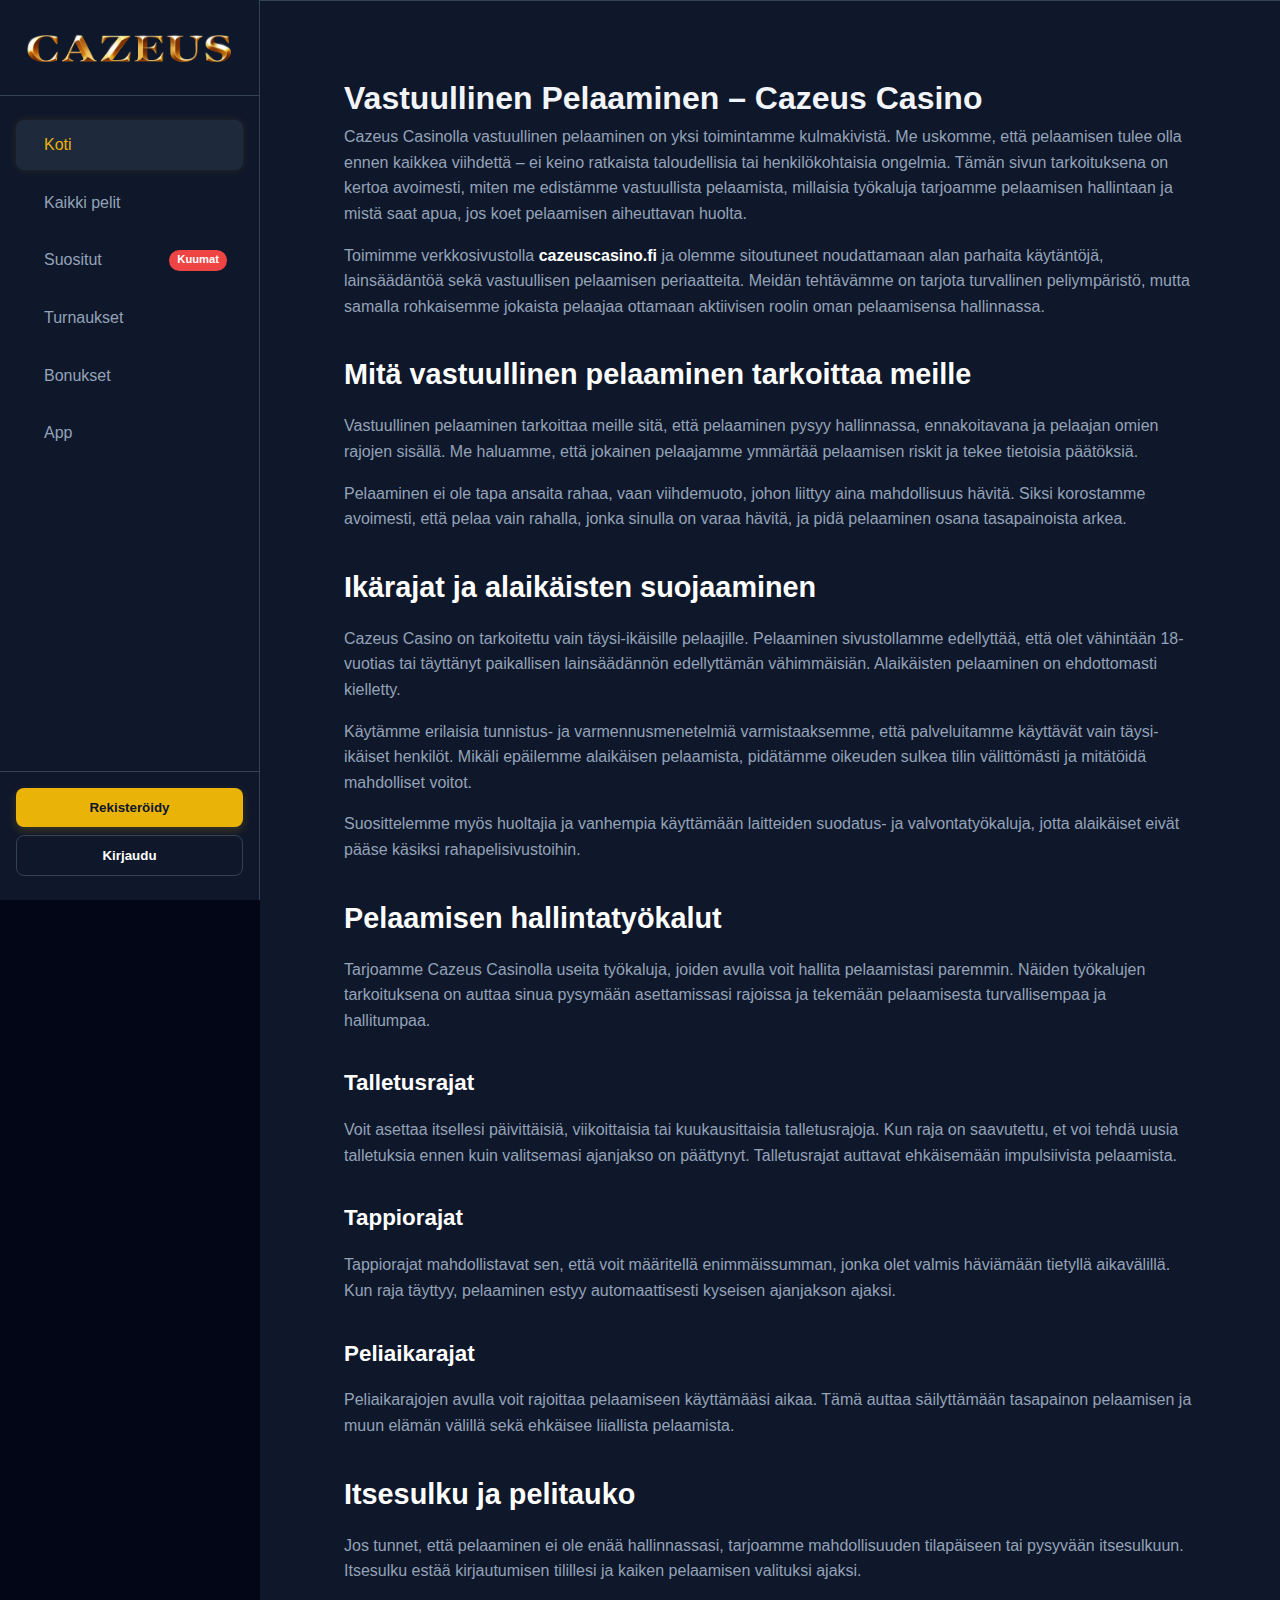
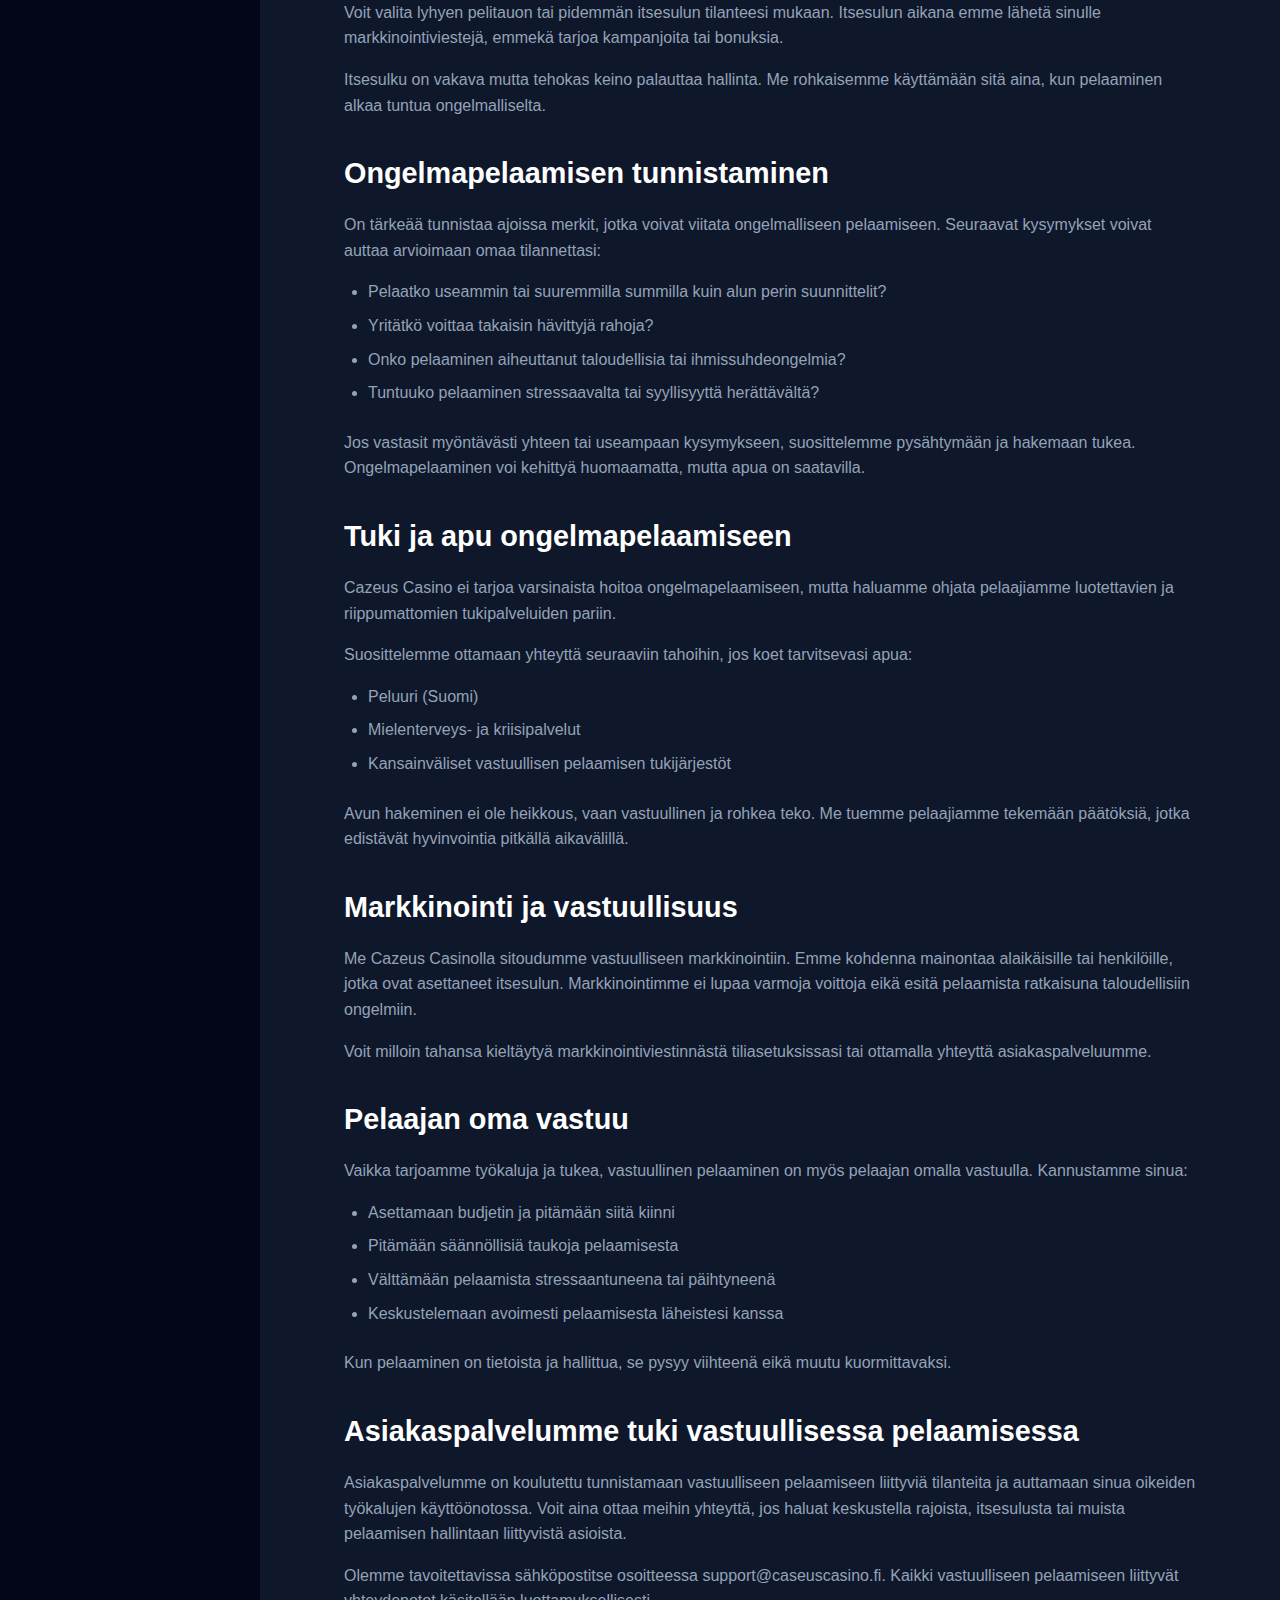
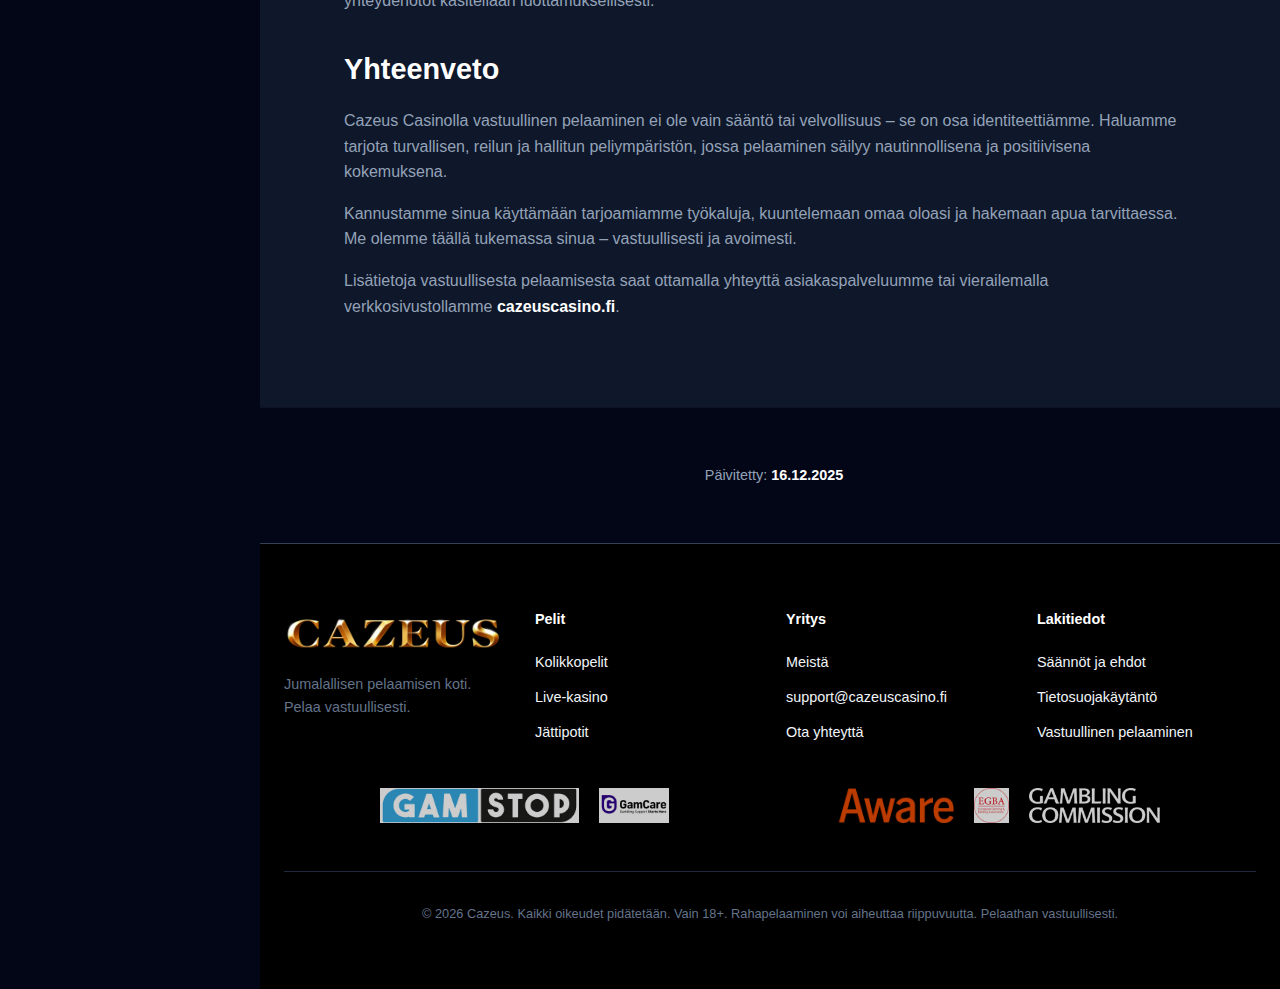
<file: responsible-gaming/index.html>
<!DOCTYPE html>
<html lang="fi">
<head>
    <meta charset="UTF-8">
    <meta name="viewport" content="width=device-width, initial-scale=1.0">
    <title>Vastuullinen Pelaaminen – Cazeus Casino | Pelaa Turvallisesti</title>
<meta name="description" content="Cazeus Casinon vastuullisen pelaamisen periaatteet. Lue, miten tuemme turvallista pelaamista, tarjoamme rajoitustyökaluja ja ohjaamme avun piiriin verkkosivustolla cazeuscasino.fi.">
    <link rel="stylesheet" href="../style.css?=1.8">
    <link rel="canonical" href="/responsible-gaming/" />
    <link rel="alternate" hreflang="fi" href="/responsible-gaming/" />
    <link rel="icon" type="image/x-icon" href="/favicon.ico">
</head>
<body>

    <!-- Checkbox Logic for Mobile Menu -->
<input type="checkbox" id="nav-toggle">

    <div class="app-wrapper">
        
      <div class="mobile-header">
    <div class="brand">
        <a href="/">
            <img src="../cazeus.webp" alt="Cazeus" class="logo-img">
        </a>
    </div>
            
            <div class="header-right" style="display: flex; align-items: center; gap: 10px;">
               <a href="/login/">
  <button class="btn btn-secondary btn-header" style="padding: 5px 10px; font-size: 0.8rem;">Kirjaudu</button>
</a>
              <a href="/go/" class="btn btn-primary btn-header" style="padding: 5px 10px; font-size: 0.8rem;" role="button">Rekisteröidy</a>
                <label for="nav-toggle" class="nav-toggle-label">
                    <i class="fa-solid fa-bars"></i>
                </label>
            </div>
        </div>

        <aside class="sidebar">
            <div class="sidebar-header">
                <div class="brand">
                        <a href="/">
            <img src="../cazeus.webp" alt="Cazeus" class="logo-img">
        </a>
                </div>
            </div>

            <nav class="nav-menu">
                <a href="/" class="nav-link active">
                    <i class="fa-solid fa-house"></i>
                    <span>Koti</span>
                </a>
                <a href="#games" class="nav-link">
                    <i class="fa-solid fa-gamepad"></i>
                    <span>Kaikki pelit</span>
                </a>
                <a href="/" class="nav-link">
                    <i class="fa-solid fa-fire"></i>
                    <span>Suositut</span>
                    <span class="hot-badge">Kuumat</span>
                </a>
                <a href="/" class="nav-link">
                    <i class="fa-solid fa-trophy"></i>
                    <span>Turnaukset</span>
                </a>
                <a href="/bonus/" class="nav-link">
                    <i class="fa-solid fa-wallet"></i>
                    <span>Bonukset</span>
                </a>
                <a href="/app/" class="nav-link">
                    <i class="fa-solid fa-circle-question"></i>
                    <span>App</span>
                </a>
            </nav>

            <div class="sidebar-footer">
              <a href="/go/"> <button class="btn btn-primary">Rekisteröidy</button></a>
                  <a href="/login/">
                <button class="btn btn-secondary">Kirjaudu</button>
                </a>
            </div>
        </aside>

        <!-- Main Content Area -->
        <main class="main-content">


            <!-- Content with Tables -->
            <section class="content-section">
                <div class="container" style="max-width: 900px;">
              
      <h1>Vastuullinen Pelaaminen – Cazeus Casino</h1>

<p>
Cazeus Casinolla vastuullinen pelaaminen on yksi toimintamme kulmakivistä. Me uskomme, että pelaamisen tulee olla
ennen kaikkea viihdettä – ei keino ratkaista taloudellisia tai henkilökohtaisia ongelmia. Tämän sivun tarkoituksena
on kertoa avoimesti, miten me edistämme vastuullista pelaamista, millaisia työkaluja tarjoamme pelaamisen hallintaan
ja mistä saat apua, jos koet pelaamisen aiheuttavan huolta.
</p>

<p>
Toimimme verkkosivustolla <strong>cazeuscasino.fi</strong> ja olemme sitoutuneet noudattamaan alan parhaita käytäntöjä,
lainsäädäntöä sekä vastuullisen pelaamisen periaatteita. Meidän tehtävämme on tarjota turvallinen peliympäristö,
mutta samalla rohkaisemme jokaista pelaajaa ottamaan aktiivisen roolin oman pelaamisensa hallinnassa.
</p>

<h2>Mitä vastuullinen pelaaminen tarkoittaa meille</h2>

<p>
Vastuullinen pelaaminen tarkoittaa meille sitä, että pelaaminen pysyy hallinnassa, ennakoitavana ja
pelaajan omien rajojen sisällä. Me haluamme, että jokainen pelaajamme ymmärtää pelaamisen riskit
ja tekee tietoisia päätöksiä.
</p>

<p>
Pelaaminen ei ole tapa ansaita rahaa, vaan viihdemuoto, johon liittyy aina mahdollisuus hävitä.
Siksi korostamme avoimesti, että pelaa vain rahalla, jonka sinulla on varaa hävitä, ja pidä
pelaaminen osana tasapainoista arkea.
</p>

<h2>Ikärajat ja alaikäisten suojaaminen</h2>

<p>
Cazeus Casino on tarkoitettu vain täysi-ikäisille pelaajille. Pelaaminen sivustollamme edellyttää,
että olet vähintään 18-vuotias tai täyttänyt paikallisen lainsäädännön edellyttämän vähimmäisiän.
Alaikäisten pelaaminen on ehdottomasti kielletty.
</p>

<p>
Käytämme erilaisia tunnistus- ja varmennusmenetelmiä varmistaaksemme, että palveluitamme käyttävät
vain täysi-ikäiset henkilöt. Mikäli epäilemme alaikäisen pelaamista, pidätämme oikeuden sulkea
tilin välittömästi ja mitätöidä mahdolliset voitot.
</p>

<p>
Suosittelemme myös huoltajia ja vanhempia käyttämään laitteiden suodatus- ja valvontatyökaluja,
jotta alaikäiset eivät pääse käsiksi rahapelisivustoihin.
</p>

<h2>Pelaamisen hallintatyökalut</h2>

<p>
Tarjoamme Cazeus Casinolla useita työkaluja, joiden avulla voit hallita pelaamistasi paremmin.
Näiden työkalujen tarkoituksena on auttaa sinua pysymään asettamissasi rajoissa ja tekemään
pelaamisesta turvallisempaa ja hallitumpaa.
</p>

<h3>Talletusrajat</h3>

<p>
Voit asettaa itsellesi päivittäisiä, viikoittaisia tai kuukausittaisia talletusrajoja. Kun raja
on saavutettu, et voi tehdä uusia talletuksia ennen kuin valitsemasi ajanjakso on päättynyt.
Talletusrajat auttavat ehkäisemään impulsiivista pelaamista.
</p>

<h3>Tappiorajat</h3>

<p>
Tappiorajat mahdollistavat sen, että voit määritellä enimmäissumman, jonka olet valmis häviämään
tietyllä aikavälillä. Kun raja täyttyy, pelaaminen estyy automaattisesti kyseisen ajanjakson ajaksi.
</p>

<h3>Peliaikarajat</h3>

<p>
Peliaikarajojen avulla voit rajoittaa pelaamiseen käyttämääsi aikaa. Tämä auttaa säilyttämään
tasapainon pelaamisen ja muun elämän välillä sekä ehkäisee liiallista pelaamista.
</p>

<h2>Itsesulku ja pelitauko</h2>

<p>
Jos tunnet, että pelaaminen ei ole enää hallinnassasi, tarjoamme mahdollisuuden tilapäiseen
tai pysyvään itsesulkuun. Itsesulku estää kirjautumisen tilillesi ja kaiken pelaamisen
valituksi ajaksi.
</p>

<p>
Voit valita lyhyen pelitauon tai pidemmän itsesulun tilanteesi mukaan. Itsesulun aikana emme
lähetä sinulle markkinointiviestejä, emmekä tarjoa kampanjoita tai bonuksia.
</p>

<p>
Itsesulku on vakava mutta tehokas keino palauttaa hallinta. Me rohkaisemme käyttämään sitä
aina, kun pelaaminen alkaa tuntua ongelmalliselta.
</p>

<h2>Ongelmapelaamisen tunnistaminen</h2>

<p>
On tärkeää tunnistaa ajoissa merkit, jotka voivat viitata ongelmalliseen pelaamiseen. Seuraavat
kysymykset voivat auttaa arvioimaan omaa tilannettasi:
</p>

<ul>
  <li>Pelaatko useammin tai suuremmilla summilla kuin alun perin suunnittelit?</li>
  <li>Yritätkö voittaa takaisin hävittyjä rahoja?</li>
  <li>Onko pelaaminen aiheuttanut taloudellisia tai ihmissuhdeongelmia?</li>
  <li>Tuntuuko pelaaminen stressaavalta tai syyllisyyttä herättävältä?</li>
</ul>

<p>
Jos vastasit myöntävästi yhteen tai useampaan kysymykseen, suosittelemme pysähtymään ja
hakemaan tukea. Ongelmapelaaminen voi kehittyä huomaamatta, mutta apua on saatavilla.
</p>

<h2>Tuki ja apu ongelmapelaamiseen</h2>

<p>
Cazeus Casino ei tarjoa varsinaista hoitoa ongelmapelaamiseen, mutta haluamme ohjata
pelaajiamme luotettavien ja riippumattomien tukipalveluiden pariin.
</p>

<p>
Suosittelemme ottamaan yhteyttä seuraaviin tahoihin, jos koet tarvitsevasi apua:
</p>

<ul>
  <li>Peluuri (Suomi)</li>
  <li>Mielenterveys- ja kriisipalvelut</li>
  <li>Kansainväliset vastuullisen pelaamisen tukijärjestöt</li>
</ul>

<p>
Avun hakeminen ei ole heikkous, vaan vastuullinen ja rohkea teko. Me tuemme pelaajiamme
tekemään päätöksiä, jotka edistävät hyvinvointia pitkällä aikavälillä.
</p>

<h2>Markkinointi ja vastuullisuus</h2>

<p>
Me Cazeus Casinolla sitoudumme vastuulliseen markkinointiin. Emme kohdenna mainontaa
alaikäisille tai henkilöille, jotka ovat asettaneet itsesulun. Markkinointimme ei lupaa
varmoja voittoja eikä esitä pelaamista ratkaisuna taloudellisiin ongelmiin.
</p>

<p>
Voit milloin tahansa kieltäytyä markkinointiviestinnästä tiliasetuksissasi tai ottamalla
yhteyttä asiakaspalveluumme.
</p>

<h2>Pelaajan oma vastuu</h2>

<p>
Vaikka tarjoamme työkaluja ja tukea, vastuullinen pelaaminen on myös pelaajan omalla vastuulla.
Kannustamme sinua:
</p>

<ul>
  <li>Asettamaan budjetin ja pitämään siitä kiinni</li>
  <li>Pitämään säännöllisiä taukoja pelaamisesta</li>
  <li>Välttämään pelaamista stressaantuneena tai päihtyneenä</li>
  <li>Keskustelemaan avoimesti pelaamisesta läheistesi kanssa</li>
</ul>

<p>
Kun pelaaminen on tietoista ja hallittua, se pysyy viihteenä eikä muutu kuormittavaksi.
</p>

<h2>Asiakaspalvelumme tuki vastuullisessa pelaamisessa</h2>

<p>
Asiakaspalvelumme on koulutettu tunnistamaan vastuulliseen pelaamiseen liittyviä tilanteita
ja auttamaan sinua oikeiden työkalujen käyttöönotossa. Voit aina ottaa meihin yhteyttä,
jos haluat keskustella rajoista, itsesulusta tai muista pelaamisen hallintaan liittyvistä asioista.
</p>

<p>
Olemme tavoitettavissa sähköpostitse osoitteessa
<a href="mailto:support@caseuscasino.fi">support@caseuscasino.fi</a>.
Kaikki vastuulliseen pelaamiseen liittyvät yhteydenotot käsitellään luottamuksellisesti.
</p>

<h2>Yhteenveto</h2>

<p>
Cazeus Casinolla vastuullinen pelaaminen ei ole vain sääntö tai velvollisuus – se on osa
identiteettiämme. Haluamme tarjota turvallisen, reilun ja hallitun peliympäristön, jossa
pelaaminen säilyy nautinnollisena ja positiivisena kokemuksena.
</p>

<p>
Kannustamme sinua käyttämään tarjoamiamme työkaluja, kuuntelemaan omaa oloasi ja hakemaan
apua tarvittaessa. Me olemme täällä tukemassa sinua – vastuullisesti ja avoimesti.
</p>

<p>
Lisätietoja vastuullisesta pelaamisesta saat ottamalla yhteyttä asiakaspalveluumme tai
vierailemalla verkkosivustollamme <strong>cazeuscasino.fi</strong>.
</p>

              
                </div>
            </section>


            <div class="updated-section" style="text-align: center; padding: 2rem 0; border-top: 1px solid rgba(255,255,255,0.05);">
                <div class="container">
                    <p style="color: #94a3b8; font-size: 0.9rem; margin: 0;">
                        <i class="fa-solid fa-clock-rotate-left" style="margin-right: 8px;"></i>
                        Päivitetty: <span style="font-weight: bold; color: #fff;">16.12.2025</span>
                    </p>
                </div>
            </div>

            <!-- Footer -->
<footer class="site-footer">
    <div class="footer-grid">
        <div class="footer-col">
            <div class="brand" style="margin-bottom: 1rem;">
                <img src="../cazeus.webp" alt="Cazeus" class="logo-img">
            </div>
            <p style="color: #64748b;">Jumalallisen pelaamisen koti. Pelaa vastuullisesti.</p>
        </div>
        <div class="footer-col">
            <h4>Pelit</h4>
            <ul>
                <li><a href="/">Kolikkopelit</a></li>
                <li><a href="/">Live-kasino</a></li>
                <li><a href="/">Jättipotit</a></li>
            </ul>
        </div>
        <div class="footer-col">
            <h4>Yritys</h4>
            <ul>
                <li><a href="/about-us/">Meistä</a></li>
                <li><a href="mailto:support@cazeuscasino.fi">support@cazeuscasino.fi</a></li>
                <li><a href="/contact-us/">Ota yhteyttä</a></li>
            </ul>
        </div>
        <div class="footer-col">
            <h4>Lakitiedot</h4>
            <ul>
                <li><a href="/terms-and-conditions/">Säännöt ja ehdot</a></li>
                <li><a href="/privacy-policy/">Tietosuojakäytäntö</a></li>
                <li><a href="/responsible-gaming/">Vastuullinen pelaaminen</a></li>
            </ul>
        </div>
    </div>

    <div class="trust-logos" style="display: flex; justify-content: center; align-items: center; gap: 20px; margin: 2rem 0; flex-wrap: wrap;">
        
        <a href="https://www.gamstop.co.uk" target="_blank">
            <img src="/gam-stop.png" alt="GamStop" style="height: 35px; width: auto; opacity: 0.8;">
        </a>

        <a href="https://www.gamcare.org.uk" target="_blank">
            <img src="/gamcarelogo.jpg" alt="GamCare" style="height: 35px; width: auto; opacity: 0.8;">
        </a>

        <a href="https://www.begambleaware.org" target="_blank">
            <img src="/gambleawarelogo.webp" alt="GambleAware" style="height: 35px; width: auto; opacity: 0.8;">
        </a>

        <a href="https://www.egba.eu" target="_blank">
            <img src="/egba.png" alt="EGBA" style="height: 35px; width: auto; opacity: 0.8;">
        </a>

        <a href="https://www.gamblingcommission.gov.uk" target="_blank">
            <img src="/Gamblingcommision.png" alt="Gambling Commission" style="height: 35px; width: auto; opacity: 0.8;">
        </a>

    </div>

    <div class="copyright">
        <p>&copy; 2026 Cazeus. Kaikki oikeudet pidätetään. Vain 18+. Rahapelaaminen voi aiheuttaa riippuvuutta. Pelaathan vastuullisesti.</p>
    </div>
</footer>

        </main>
    </div>
</body>
</html>
</file>
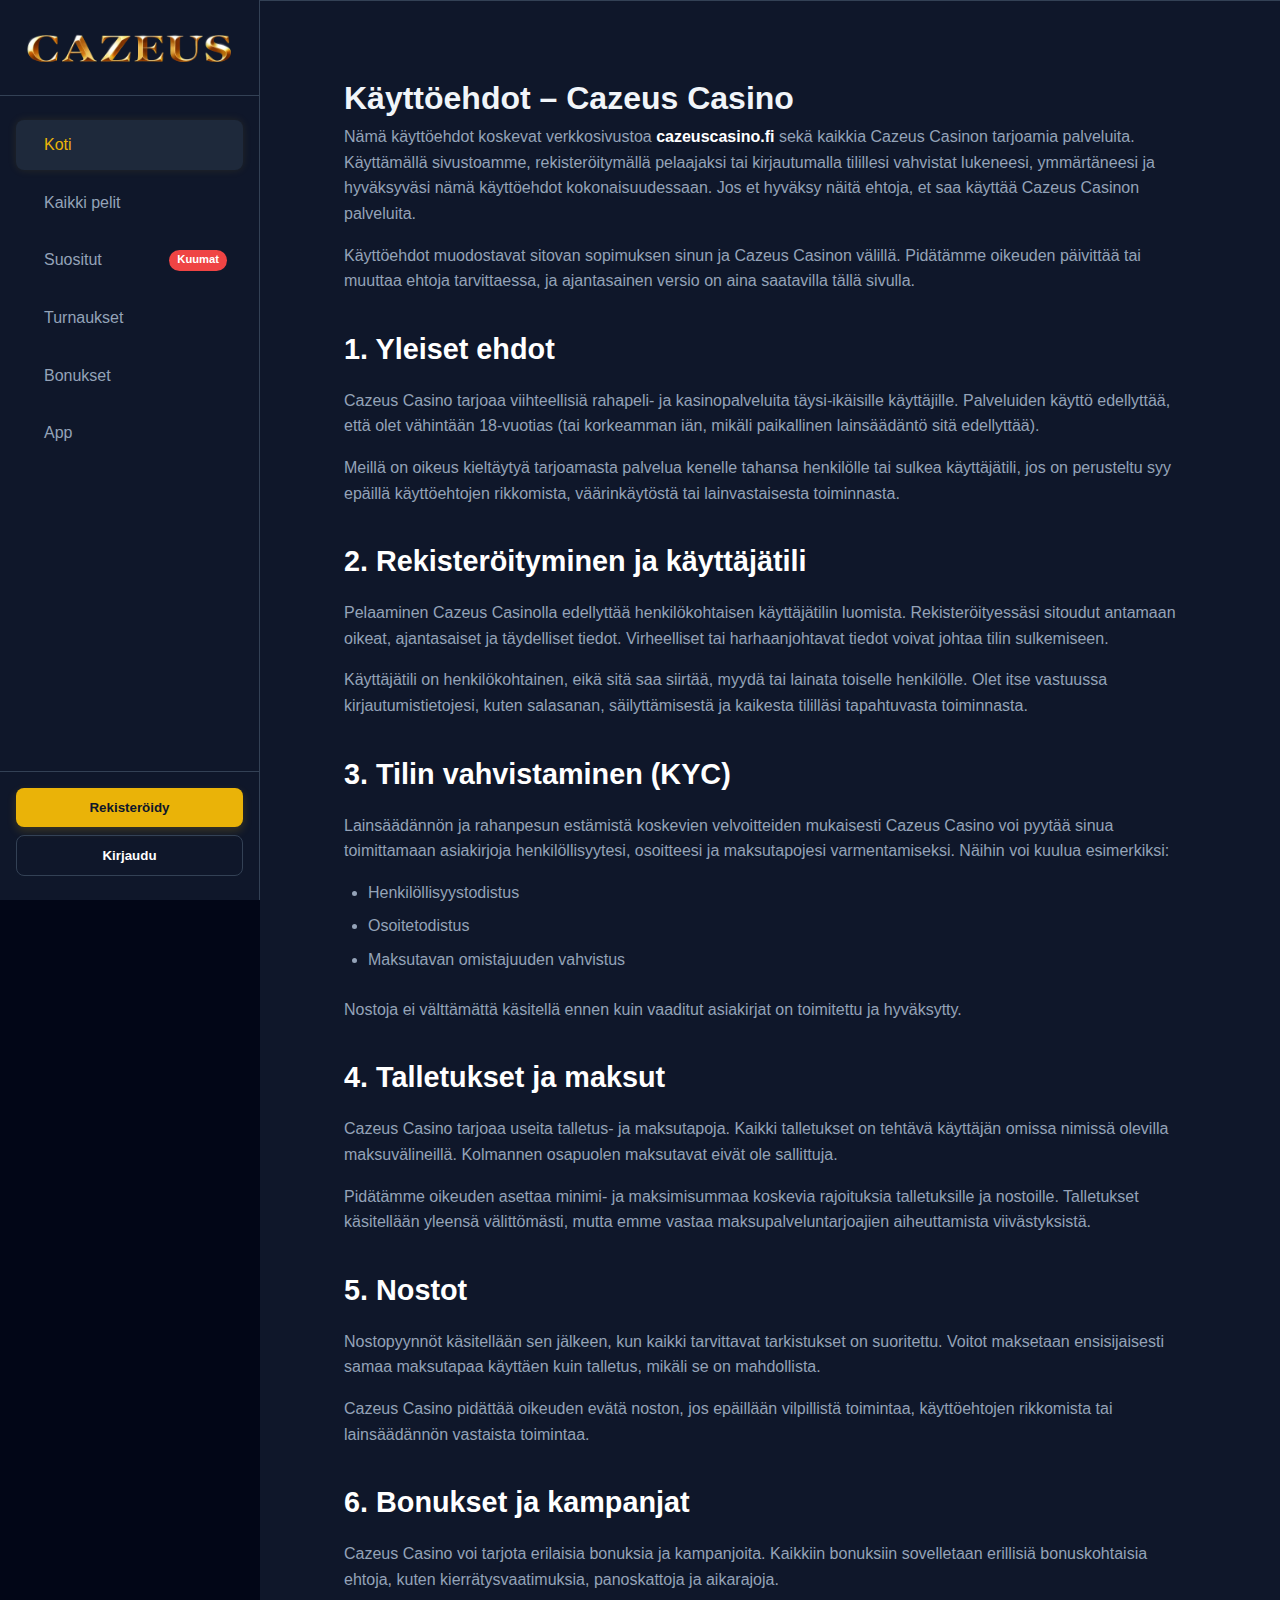
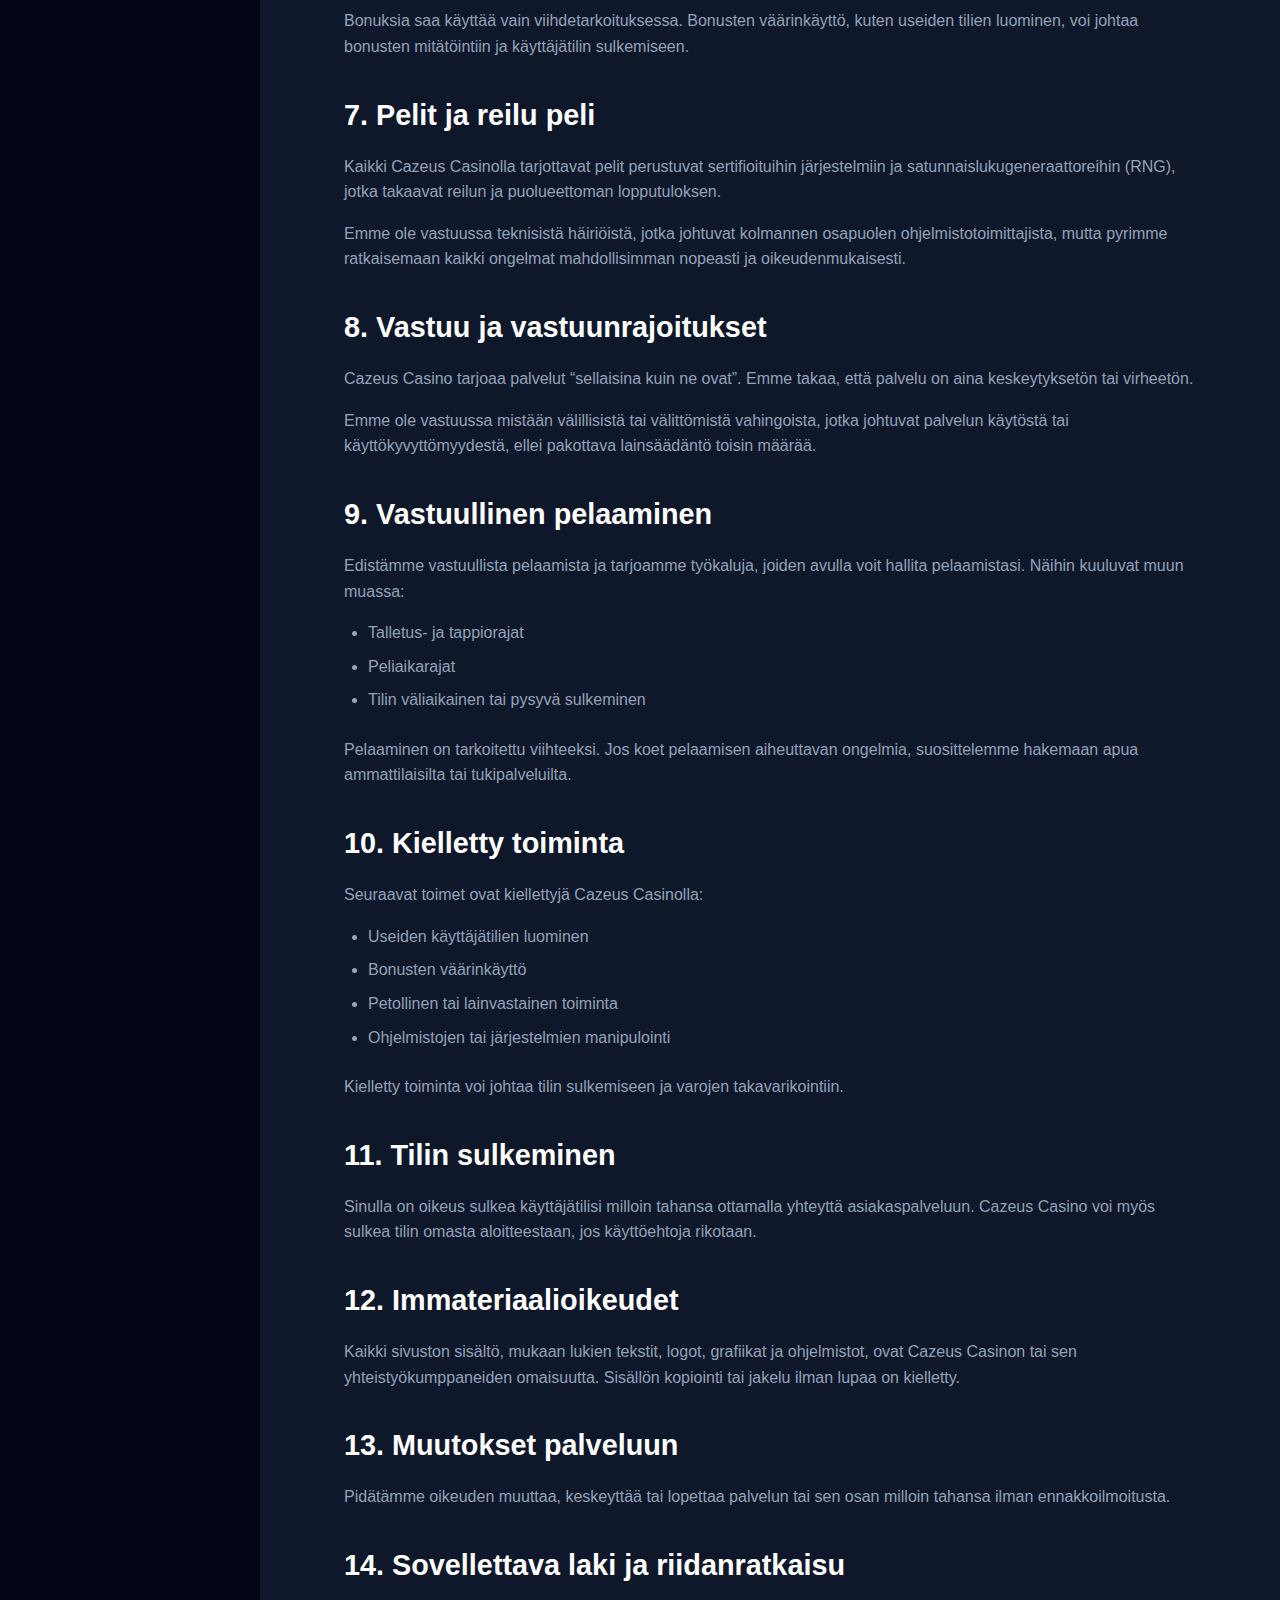
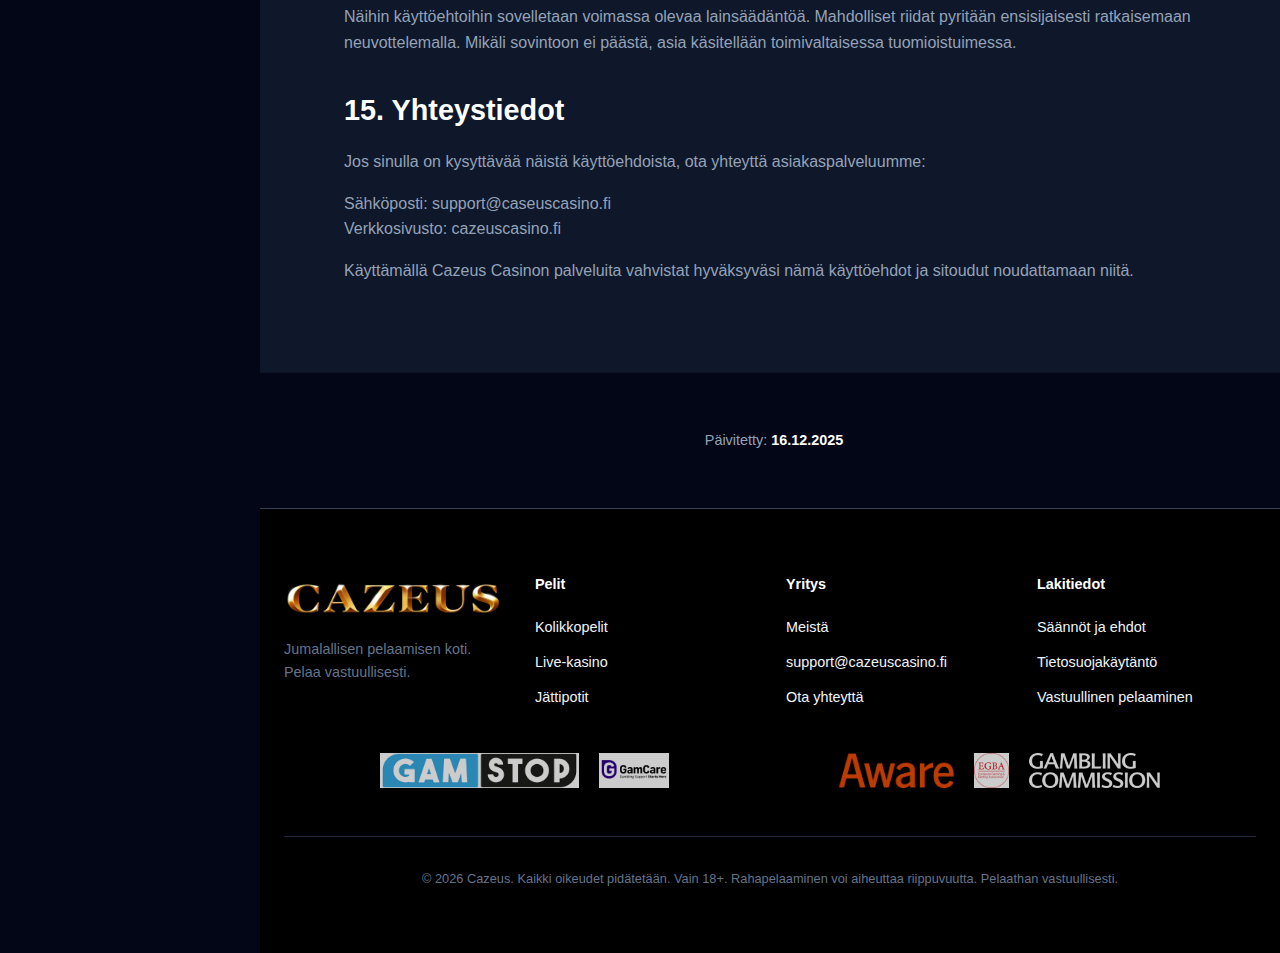
<file: terms-and-conditions/index.html>
<!DOCTYPE html>
<html lang="fi">
<head>
    <meta charset="UTF-8">
    <meta name="viewport" content="width=device-width, initial-scale=1.0">
    <title>Käyttöehdot – Cazeus Casino | Säännöt ja Pelaamisen Ehdot</title>
<meta name="description" content="Cazeus Casinon käyttöehdot. Lue säännöt pelaamisesta, talletuksista, nostoista, bonuksista ja vastuullisesta pelaamisesta verkkosivustolla cazeuscasino.fi.">
    <link rel="stylesheet" href="../style.css?=1.8">
    <link rel="canonical" href="/terms-and-conditions/" />
    <link rel="alternate" hreflang="fi" href="/terms-and-conditions/" />
    <link rel="icon" type="image/x-icon" href="/favicon.ico">
</head>
<body>

    <!-- Checkbox Logic for Mobile Menu -->
<input type="checkbox" id="nav-toggle">

    <div class="app-wrapper">
        
      <div class="mobile-header">
    <div class="brand">
        <a href="/">
            <img src="../cazeus.webp" alt="Cazeus" class="logo-img">
        </a>
    </div>
            
            <div class="header-right" style="display: flex; align-items: center; gap: 10px;">
               <a href="/login/">
  <button class="btn btn-secondary btn-header" style="padding: 5px 10px; font-size: 0.8rem;">Kirjaudu</button>
</a>
              <a href="/go/" class="btn btn-primary btn-header" style="padding: 5px 10px; font-size: 0.8rem;" role="button">Rekisteröidy</a>
                <label for="nav-toggle" class="nav-toggle-label">
                    <i class="fa-solid fa-bars"></i>
                </label>
            </div>
        </div>

        <aside class="sidebar">
            <div class="sidebar-header">
                <div class="brand">
                        <a href="/">
            <img src="../cazeus.webp" alt="Cazeus" class="logo-img">
        </a>
                </div>
            </div>

            <nav class="nav-menu">
                <a href="/" class="nav-link active">
                    <i class="fa-solid fa-house"></i>
                    <span>Koti</span>
                </a>
                <a href="#games" class="nav-link">
                    <i class="fa-solid fa-gamepad"></i>
                    <span>Kaikki pelit</span>
                </a>
                <a href="/" class="nav-link">
                    <i class="fa-solid fa-fire"></i>
                    <span>Suositut</span>
                    <span class="hot-badge">Kuumat</span>
                </a>
                <a href="/" class="nav-link">
                    <i class="fa-solid fa-trophy"></i>
                    <span>Turnaukset</span>
                </a>
                <a href="/bonus/" class="nav-link">
                    <i class="fa-solid fa-wallet"></i>
                    <span>Bonukset</span>
                </a>
                <a href="/app/" class="nav-link">
                    <i class="fa-solid fa-circle-question"></i>
                    <span>App</span>
                </a>
            </nav>

            <div class="sidebar-footer">
              <a href="/go/"> <button class="btn btn-primary">Rekisteröidy</button></a>
                  <a href="/login/">
                <button class="btn btn-secondary">Kirjaudu</button>
                </a>
            </div>
        </aside>

        <!-- Main Content Area -->
        <main class="main-content">


            <!-- Content with Tables -->
            <section class="content-section">
                <div class="container" style="max-width: 900px;">
              
              <h1>Käyttöehdot – Cazeus Casino</h1>

<p>
Nämä käyttöehdot koskevat verkkosivustoa <strong>cazeuscasino.fi</strong> sekä kaikkia Cazeus Casinon tarjoamia palveluita.
Käyttämällä sivustoamme, rekisteröitymällä pelaajaksi tai kirjautumalla tilillesi vahvistat lukeneesi, ymmärtäneesi
ja hyväksyväsi nämä käyttöehdot kokonaisuudessaan. Jos et hyväksy näitä ehtoja, et saa käyttää Cazeus Casinon palveluita.
</p>

<p>
Käyttöehdot muodostavat sitovan sopimuksen sinun ja Cazeus Casinon välillä. Pidätämme oikeuden päivittää tai muuttaa ehtoja
tarvittaessa, ja ajantasainen versio on aina saatavilla tällä sivulla.
</p>

<h2>1. Yleiset ehdot</h2>

<p>
Cazeus Casino tarjoaa viihteellisiä rahapeli- ja kasinopalveluita täysi-ikäisille käyttäjille. Palveluiden käyttö
edellyttää, että olet vähintään 18-vuotias (tai korkeamman iän, mikäli paikallinen lainsäädäntö sitä edellyttää).
</p>

<p>
Meillä on oikeus kieltäytyä tarjoamasta palvelua kenelle tahansa henkilölle tai sulkea käyttäjätili, jos on perusteltu syy
epäillä käyttöehtojen rikkomista, väärinkäytöstä tai lainvastaisesta toiminnasta.
</p>

<h2>2. Rekisteröityminen ja käyttäjätili</h2>

<p>
Pelaaminen Cazeus Casinolla edellyttää henkilökohtaisen käyttäjätilin luomista. Rekisteröityessäsi sitoudut antamaan
oikeat, ajantasaiset ja täydelliset tiedot. Virheelliset tai harhaanjohtavat tiedot voivat johtaa tilin sulkemiseen.
</p>

<p>
Käyttäjätili on henkilökohtainen, eikä sitä saa siirtää, myydä tai lainata toiselle henkilölle. Olet itse vastuussa
kirjautumistietojesi, kuten salasanan, säilyttämisestä ja kaikesta tililläsi tapahtuvasta toiminnasta.
</p>

<h2>3. Tilin vahvistaminen (KYC)</h2>

<p>
Lainsäädännön ja rahanpesun estämistä koskevien velvoitteiden mukaisesti Cazeus Casino voi pyytää sinua toimittamaan
asiakirjoja henkilöllisyytesi, osoitteesi ja maksutapojesi varmentamiseksi. Näihin voi kuulua esimerkiksi:
</p>

<ul>
  <li>Henkilöllisyystodistus</li>
  <li>Osoitetodistus</li>
  <li>Maksutavan omistajuuden vahvistus</li>
</ul>

<p>
Nostoja ei välttämättä käsitellä ennen kuin vaaditut asiakirjat on toimitettu ja hyväksytty.
</p>

<h2>4. Talletukset ja maksut</h2>

<p>
Cazeus Casino tarjoaa useita talletus- ja maksutapoja. Kaikki talletukset on tehtävä käyttäjän omissa nimissä olevilla
maksuvälineillä. Kolmannen osapuolen maksutavat eivät ole sallittuja.
</p>

<p>
Pidätämme oikeuden asettaa minimi- ja maksimisummaa koskevia rajoituksia talletuksille ja nostoille. Talletukset käsitellään
yleensä välittömästi, mutta emme vastaa maksupalveluntarjoajien aiheuttamista viivästyksistä.
</p>

<h2>5. Nostot</h2>

<p>
Nostopyynnöt käsitellään sen jälkeen, kun kaikki tarvittavat tarkistukset on suoritettu. Voitot maksetaan ensisijaisesti
samaa maksutapaa käyttäen kuin talletus, mikäli se on mahdollista.
</p>

<p>
Cazeus Casino pidättää oikeuden evätä noston, jos epäillään vilpillistä toimintaa, käyttöehtojen rikkomista tai
lainsäädännön vastaista toimintaa.
</p>

<h2>6. Bonukset ja kampanjat</h2>

<p>
Cazeus Casino voi tarjota erilaisia bonuksia ja kampanjoita. Kaikkiin bonuksiin sovelletaan erillisiä bonuskohtaisia
ehtoja, kuten kierrätysvaatimuksia, panoskattoja ja aikarajoja.
</p>

<p>
Bonuksia saa käyttää vain viihdetarkoituksessa. Bonusten väärinkäyttö, kuten useiden tilien luominen, voi johtaa
bonusten mitätöintiin ja käyttäjätilin sulkemiseen.
</p>

<h2>7. Pelit ja reilu peli</h2>

<p>
Kaikki Cazeus Casinolla tarjottavat pelit perustuvat sertifioituihin järjestelmiin ja satunnaislukugeneraattoreihin (RNG),
jotka takaavat reilun ja puolueettoman lopputuloksen.
</p>

<p>
Emme ole vastuussa teknisistä häiriöistä, jotka johtuvat kolmannen osapuolen ohjelmistotoimittajista, mutta pyrimme
ratkaisemaan kaikki ongelmat mahdollisimman nopeasti ja oikeudenmukaisesti.
</p>

<h2>8. Vastuu ja vastuunrajoitukset</h2>

<p>
Cazeus Casino tarjoaa palvelut “sellaisina kuin ne ovat”. Emme takaa, että palvelu on aina keskeytyksetön tai virheetön.
</p>

<p>
Emme ole vastuussa mistään välillisistä tai välittömistä vahingoista, jotka johtuvat palvelun käytöstä tai
käyttökyvyttömyydestä, ellei pakottava lainsäädäntö toisin määrää.
</p>

<h2>9. Vastuullinen pelaaminen</h2>

<p>
Edistämme vastuullista pelaamista ja tarjoamme työkaluja, joiden avulla voit hallita pelaamistasi. Näihin kuuluvat muun muassa:
</p>

<ul>
  <li>Talletus- ja tappiorajat</li>
  <li>Peliaikarajat</li>
  <li>Tilin väliaikainen tai pysyvä sulkeminen</li>
</ul>

<p>
Pelaaminen on tarkoitettu viihteeksi. Jos koet pelaamisen aiheuttavan ongelmia, suosittelemme hakemaan apua
ammattilaisilta tai tukipalveluilta.
</p>

<h2>10. Kielletty toiminta</h2>

<p>
Seuraavat toimet ovat kiellettyjä Cazeus Casinolla:
</p>

<ul>
  <li>Useiden käyttäjätilien luominen</li>
  <li>Bonusten väärinkäyttö</li>
  <li>Petollinen tai lainvastainen toiminta</li>
  <li>Ohjelmistojen tai järjestelmien manipulointi</li>
</ul>

<p>
Kielletty toiminta voi johtaa tilin sulkemiseen ja varojen takavarikointiin.
</p>

<h2>11. Tilin sulkeminen</h2>

<p>
Sinulla on oikeus sulkea käyttäjätilisi milloin tahansa ottamalla yhteyttä asiakaspalveluun. Cazeus Casino voi myös
sulkea tilin omasta aloitteestaan, jos käyttöehtoja rikotaan.
</p>

<h2>12. Immateriaalioikeudet</h2>

<p>
Kaikki sivuston sisältö, mukaan lukien tekstit, logot, grafiikat ja ohjelmistot, ovat Cazeus Casinon tai sen
yhteistyökumppaneiden omaisuutta. Sisällön kopiointi tai jakelu ilman lupaa on kielletty.
</p>

<h2>13. Muutokset palveluun</h2>

<p>
Pidätämme oikeuden muuttaa, keskeyttää tai lopettaa palvelun tai sen osan milloin tahansa ilman ennakkoilmoitusta.
</p>

<h2>14. Sovellettava laki ja riidanratkaisu</h2>

<p>
Näihin käyttöehtoihin sovelletaan voimassa olevaa lainsäädäntöä. Mahdolliset riidat pyritään ensisijaisesti ratkaisemaan
neuvottelemalla. Mikäli sovintoon ei päästä, asia käsitellään toimivaltaisessa tuomioistuimessa.
</p>

<h2>15. Yhteystiedot</h2>

<p>
Jos sinulla on kysyttävää näistä käyttöehdoista, ota yhteyttä asiakaspalveluumme:
</p>

<p>
Sähköposti: <a href="mailto:support@caseuscasino.fi">support@caseuscasino.fi</a><br />
Verkkosivusto: cazeuscasino.fi
</p>

<p>
Käyttämällä Cazeus Casinon palveluita vahvistat hyväksyväsi nämä käyttöehdot ja sitoudut noudattamaan niitä.
</p>
              
                </div>
            </section>


            <div class="updated-section" style="text-align: center; padding: 2rem 0; border-top: 1px solid rgba(255,255,255,0.05);">
                <div class="container">
                    <p style="color: #94a3b8; font-size: 0.9rem; margin: 0;">
                        <i class="fa-solid fa-clock-rotate-left" style="margin-right: 8px;"></i>
                        Päivitetty: <span style="font-weight: bold; color: #fff;">16.12.2025</span>
                    </p>
                </div>
            </div>

            <!-- Footer -->
<footer class="site-footer">
    <div class="footer-grid">
        <div class="footer-col">
            <div class="brand" style="margin-bottom: 1rem;">
                <img src="../cazeus.webp" alt="Cazeus" class="logo-img">
            </div>
            <p style="color: #64748b;">Jumalallisen pelaamisen koti. Pelaa vastuullisesti.</p>
        </div>
        <div class="footer-col">
            <h4>Pelit</h4>
            <ul>
                <li><a href="/">Kolikkopelit</a></li>
                <li><a href="/">Live-kasino</a></li>
                <li><a href="/">Jättipotit</a></li>
            </ul>
        </div>
        <div class="footer-col">
            <h4>Yritys</h4>
            <ul>
                <li><a href="/about-us/">Meistä</a></li>
                <li><a href="mailto:support@cazeuscasino.fi">support@cazeuscasino.fi</a></li>
                <li><a href="/contact-us/">Ota yhteyttä</a></li>
            </ul>
        </div>
        <div class="footer-col">
            <h4>Lakitiedot</h4>
            <ul>
                <li><a href="/terms-and-conditions/">Säännöt ja ehdot</a></li>
                <li><a href="/privacy-policy/">Tietosuojakäytäntö</a></li>
                <li><a href="/responsible-gaming/">Vastuullinen pelaaminen</a></li>
            </ul>
        </div>
    </div>

    <div class="trust-logos" style="display: flex; justify-content: center; align-items: center; gap: 20px; margin: 2rem 0; flex-wrap: wrap;">
        
        <a href="https://www.gamstop.co.uk" target="_blank">
            <img src="/gam-stop.png" alt="GamStop" style="height: 35px; width: auto; opacity: 0.8;">
        </a>

        <a href="https://www.gamcare.org.uk" target="_blank">
            <img src="/gamcarelogo.jpg" alt="GamCare" style="height: 35px; width: auto; opacity: 0.8;">
        </a>

        <a href="https://www.begambleaware.org" target="_blank">
            <img src="/gambleawarelogo.webp" alt="GambleAware" style="height: 35px; width: auto; opacity: 0.8;">
        </a>

        <a href="https://www.egba.eu" target="_blank">
            <img src="/egba.png" alt="EGBA" style="height: 35px; width: auto; opacity: 0.8;">
        </a>

        <a href="https://www.gamblingcommission.gov.uk" target="_blank">
            <img src="/Gamblingcommision.png" alt="Gambling Commission" style="height: 35px; width: auto; opacity: 0.8;">
        </a>

    </div>

    <div class="copyright">
        <p>&copy; 2026 Cazeus. Kaikki oikeudet pidätetään. Vain 18+. Rahapelaaminen voi aiheuttaa riippuvuutta. Pelaathan vastuullisesti.</p>
    </div>
</footer>

        </main>
    </div>
</body>
</html>
</file>
<file: style.css>
/* --- RESET & VARIABLES --- */
        :root {
            --bg-main: #020617; /* Deep Slate */
            --bg-card: #0f172a; /* Slate 900 */
            --bg-element: #1e293b; /* Slate 800 */
            --border-color: #334155;
            --text-primary: #f1f5f9;
            --text-secondary: #94a3b8;
            --accent: #eab308; /* Yellow 500 */
            --accent-hover: #ca8a04;
            --gold-gradient: linear-gradient(to right, #facc15, #a16207);
            --font-main: 'Inter', sans-serif;
            --sidebar-width: 260px;
        }

        * {
            box-sizing: border-box;
            margin: 0;
            padding: 0;
        }

        body {
            font-family: var(--font-main);
            background-color: var(--bg-main);
            color: var(--text-primary);
            line-height: 1.6;
        }

        a { text-decoration: none; color: inherit; transition: color 0.2s; }
        ul { list-style: none; }
        img { max-width: 100%; display: block; }
        button { font-family: inherit; }

        /* --- LAYOUT STRUCTURE --- */
        .app-wrapper {
            display: flex;
            flex-direction: column;
            min-height: 100vh;
        }

        /* --- MOBILE HEADER & SIDEBAR TOGGLE (No JS) --- */
        .mobile-header {
            background-color: var(--bg-card);
            padding: 1rem;
            display: flex;
            justify-content: space-between;
            align-items: center;
            border-bottom: 1px solid var(--border-color);
            position: sticky;
            top: 0;
            z-index: 100;
        }

        .brand {
            display: flex;
            align-items: center;
            gap: 0.5rem;
            font-size: 1.25rem;
            font-weight: 900;
            letter-spacing: 0.1em;
            color: #fff;
        }
        .brand i { color: var(--accent); }

        /* Checkbox Hack for Mobile Menu */
        #nav-toggle { display: none; }
        .nav-toggle-label {
            cursor: pointer;
            font-size: 1.5rem;
            color: #fff;
        }

        /* --- SIDEBAR --- */
        .sidebar {
            background-color: var(--bg-card);
            width: var(--sidebar-width);
            border-right: 1px solid var(--border-color);
            position: fixed;
            top: 0;
            bottom: 0;
            left: 0;
            z-index: 90;
            transform: translateX(-100%); /* Hidden by default on mobile */
            transition: transform 0.3s ease-in-out;
            display: flex;
            flex-direction: column;
            padding-top: 60px; /* Space for mobile header overlay */
        }

        /* When checkbox is checked, slide sidebar in */
        #nav-toggle:checked ~ .app-wrapper .sidebar {
            transform: translateX(0);
        }

        /* Desktop Sidebar Styles */
        .sidebar-header { display: none; padding: 1.5rem; border-bottom: 1px solid var(--border-color); }
        
        .nav-menu {
            flex: 1;
            overflow-y: auto;
            padding: 1.5rem 1rem;
        }

        .nav-link {
            display: flex;
            align-items: center;
            gap: 0.75rem;
            padding: 0.75rem 1rem;
            margin-bottom: 0.5rem;
            border-radius: 0.5rem;
            color: var(--text-secondary);
            font-weight: 500;
            transition: background 0.2s, color 0.2s;
        }

        .nav-link:hover {
            background-color: var(--bg-element);
            color: #fff;
        }

        .nav-link.active {
            background-color: var(--bg-element);
            color: var(--accent);
            box-shadow: 0 0 10px rgba(234, 179, 8, 0.1);
        }

        .hot-badge {
            margin-left: auto;
            background-color: #ef4444;
            color: white;
            font-size: 0.7rem;
            padding: 0.1rem 0.5rem;
            border-radius: 99px;
            font-weight: 700;
        }

        .sidebar-footer {
            padding: 1rem;
            border-top: 1px solid var(--border-color);
        }

        .btn {
            display: block;
            width: 100%;
            padding: 0.75rem;
            border: none;
            border-radius: 0.5rem;
            font-weight: 700;
            cursor: pointer;
            margin-bottom: 0.5rem;
            transition: transform 0.1s, opacity 0.2s;
        }
        .btn:active { transform: scale(0.98); }

        .btn-primary {
            background-color: var(--accent);
            color: #0f172a;
            box-shadow: 0 4px 10px rgba(234, 179, 8, 0.2);
        }
        .btn-primary:hover { background-color: var(--accent-hover); }

        .btn-secondary {
            background-color: transparent;
            border: 1px solid var(--border-color);
            color: #fff;
        }
        .btn-secondary:hover { background-color: var(--bg-element); }

        /* --- MAIN CONTENT --- */
        .main-content {
            flex: 1;
            width: 100%;
        }

        .container {
            max-width: 1200px;
            margin: 0 auto;
            padding: 1.5rem;
        }
        .mobile-header {
            background-color: var(--bg-card);
            padding: 1rem;
            display: flex;
            align-items: center; /* Changed from space-between to allow custom grouping */
            border-bottom: 1px solid var(--border-color);
            position: sticky;
            top: 0;
            z-index: 100;
        }

        .brand {
            display: flex;
            align-items: center;
            gap: 0.5rem;
            font-size: 1.25rem;
            font-weight: 900;
            letter-spacing: 0.1em;
            color: #fff;
        }
        .brand i { color: var(--accent); }
        
        /* Mobile Header Buttons */
        .mobile-actions {
            display: flex;
            gap: 0.5rem;
            margin-left: auto; /* Pushes buttons to the right */
            margin-right: 1rem; /* Space before hamburger icon */
        }
        
        .mobile-btn {
            width: auto;
            margin-bottom: 0;
            padding: 0.4rem 0.8rem;
            font-size: 0.75rem;
            font-weight: 700;
            white-space: nowrap;
        }

        /* Checkbox Hack for Mobile Menu */
        #nav-toggle { display: none; }
        .nav-toggle-label {
            cursor: pointer;
            font-size: 1.5rem;
            color: #fff;
        }

        /* Hero Section */
        .hero-section {
            padding: 2rem 1.5rem;
            border-bottom: 1px solid var(--border-color);
            background: linear-gradient(to bottom, var(--bg-element), var(--bg-main));
        }

        .hero-banner {
            /* Updated background to use image with overlay */
            background: linear-gradient(to bottom, rgba(30, 41, 59, 0.7), rgba(15, 23, 42, 0.9)),
                        url('Cazeus Casino.webp');
            background-size: cover;
            background-position: center;
            border: 1px solid var(--border-color);
            border-radius: 1rem;
            height: 350px;
            display: flex;
            flex-direction: column;
            align-items: center;
            justify-content: center;
            text-align: center;
            margin-bottom: 2rem;
            position: relative;
            overflow: hidden;
            box-shadow: 0 10px 30px rgba(0,0,0,0.3);
        }
        
        .hero-tag {
            background: rgba(234, 179, 8, 0.1);
            color: var(--accent);
            border: 1px solid rgba(234, 179, 8, 0.3);
            padding: 0.25rem 0.75rem;
            border-radius: 2rem;
            font-size: 0.8rem;
            font-weight: 700;
            margin-bottom: 1rem;
            text-transform: uppercase;
        }

        .hero-title {
            font-size: 2.5rem;
            line-height: 1.1;
            margin-bottom: 0.5rem;
            font-weight: 900;
        }
        .text-gradient {
            background: var(--gold-gradient);
            -webkit-background-clip: text;
            -webkit-text-fill-color: transparent;
        }

          .hero-cta {
            margin-top: 1.5rem;
            width: auto;
            padding: 1rem 2.5rem;
            font-size: 1.1rem;
            text-transform: uppercase;
            letter-spacing: 0.5px;
            display: inline-block;
        }

        .prose {
            max-width: 800px;
            margin: 0 auto;
            color: var(--text-secondary);
            font-size: 1rem;
            line-height: 1.8;
        }

        /* Games Grid */
        .section-header {
            display: flex;
            justify-content: space-between;
            align-items: flex-end;
            margin-bottom: 2rem;
        }
        .section-title { font-size: 1.5rem; color: #fff; display: flex; align-items: center; gap: 0.5rem; }
        .section-title i { color: var(--accent); }
        .view-all { color: var(--accent); font-weight: 600; font-size: 0.9rem; }

        .games-grid {
            display: grid;
            grid-template-columns: repeat(2, 1fr);
            gap: 1rem;
        }

        .game-card {
            background-color: var(--bg-element);
            border: 1px solid var(--border-color);
            border-radius: 0.75rem;
            overflow: hidden;
            transition: transform 0.2s, border-color 0.2s;
            position: relative;
        }
        .game-card:hover {
            transform: translateY(-5px);
            border-color: var(--accent);
            box-shadow: 0 10px 20px rgba(0,0,0,0.2);
        }

        .game-thumb {
            aspect-ratio: 3/4;
            background-color: #334155;
            display: flex;
            align-items: center;
            justify-content: center;
            position: relative;
        }
        .game-thumb i { font-size: 3rem; color: #475569; }

        .game-overlay {
            position: absolute;
            top: 0; left: 0; width: 100%; height: 100%;
            background: rgba(2, 6, 23, 0.85);
            display: flex;
            flex-direction: column;
            justify-content: center;
            align-items: center;
            opacity: 0;
            transition: opacity 0.2s;
        }
        .game-card:hover .game-overlay { opacity: 1; }

        .play-btn-round {
            background: var(--accent);
            color: #000;
            border: none;
            padding: 0.5rem 1.5rem;
            border-radius: 2rem;
            font-weight: 700;
            cursor: pointer;
            margin-bottom: 0.5rem;
        }

        .game-info { padding: 0.75rem; }
        .game-name { font-weight: 700; font-size: 0.9rem; white-space: nowrap; overflow: hidden; text-overflow: ellipsis; }
        .game-provider { font-size: 0.75rem; color: var(--text-secondary); }

        /* Tables & Content */
        .content-section {
            background-color: var(--bg-card);
            border-top: 1px solid var(--border-color);
            padding: 3rem 1.5rem;
        }

        .table-responsive {
            overflow-x: auto;
            border: 1px solid var(--border-color);
            border-radius: 0.5rem;
            margin-top: 2rem;
            box-shadow: 0 4px 6px -1px rgba(0, 0, 0, 0.1);
        }

        table {
            width: 100%;
            border-collapse: collapse;
            text-align: left;
            min-width: 600px;
        }
        
        thead { background-color: var(--bg-element); }
        th { padding: 1rem; color: #fff; font-size: 0.85rem; text-transform: uppercase; font-weight: 700; }
        th.highlight { color: var(--accent); }
        
        td { padding: 1rem; border-bottom: 1px solid var(--border-color); color: var(--text-secondary); font-size: 0.9rem; }
        tr:last-child td { border-bottom: none; }
        tr:hover td { background-color: rgba(30, 41, 59, 0.3); }
        .val-good { color: #4ade80; font-weight: 700; }
        /* --- TYPOGRAPHY FIX FOR CONTENT SECTION --- */
.content-section h2, 
.content-section h3 {
    color: #fff;
    margin-top: 2rem;
    margin-bottom: 1rem;
    font-weight: 700;
}

.content-section h2 { font-size: 1.8rem; }
.content-section h3 { font-size: 1.4rem; }

.content-section p {
    margin-bottom: 1rem;
    color: var(--text-secondary);
}

.content-section ul, 
.content-section ol {
    margin-bottom: 1.5rem;
    padding-left: 1.5rem; /* Indent lists */
    color: var(--text-secondary);
}

.content-section li {
    margin-bottom: 0.5rem;
    list-style-type: disc; /* Bring back bullet points */
}

.content-section strong {
    color: #fff; /* Make bold text pop */
}

        /* Payment Methods */
        .payment-section { padding: 3rem 1.5rem; text-align: center; border-top: 1px solid var(--border-color); }
        .payment-icons {
            display: flex;
            flex-wrap: wrap;
            justify-content: center;
            gap: 1rem;
            margin-top: 2rem;
            opacity: 0.8;
        }
        .pay-item {
            background: var(--bg-element);
            border: 1px solid var(--border-color);
            padding: 0.5rem 1.5rem;
            border-radius: 0.25rem;
            display: flex;
            align-items: center;
            gap: 0.5rem;
            font-weight: 700;
            color: #fff;
        }

        /* Reviews */
        .reviews-section {
            background-color: var(--bg-card);
            padding: 3rem 1.5rem;
            border-top: 1px solid var(--border-color);
        }
        .reviews-grid {
            display: grid;
            grid-template-columns: 1fr;
            gap: 1.5rem;
            max-width: 1200px;
            margin: 2rem auto 0;
        }
        .review-card {
            background: var(--bg-element);
            padding: 1.5rem;
            border-radius: 0.75rem;
            border: 1px solid var(--border-color);
            position: relative;
        }
        .stars { color: var(--accent); margin-bottom: 1rem; font-size: 0.8rem; }
        .quote { font-style: italic; color: var(--text-secondary); margin-bottom: 1rem; font-size: 0.95rem; }
        .reviewer { display: flex; align-items: center; gap: 0.75rem; }
        .avatar {
            width: 40px; height: 40px;
            border-radius: 50%;
            display: flex; align-items: center; justify-content: center;
            font-weight: 700; color: #000;
        }
        .av-1 { background: linear-gradient(135deg, #facc15, #f97316); }
        .av-2 { background: linear-gradient(135deg, #60a5fa, #4f46e5); color: white; }
        .av-3 { background: linear-gradient(135deg, #4ade80, #10b981); }

        /* FAQ */
        .faq-section { padding: 3rem 1.5rem; max-width: 800px; margin: 0 auto; }
        details {
            background: var(--bg-card);
            border: 1px solid var(--border-color);
            border-radius: 0.5rem;
            margin-bottom: 1rem;
            overflow: hidden;
        }
        summary {
            padding: 1rem;
            font-weight: 600;
            cursor: pointer;
            display: flex;
            justify-content: space-between;
            align-items: center;
            list-style: none;
        }
        summary::after {
            content: '\f078';
            font-family: "Font Awesome 6 Free";
            font-weight: 900;
            color: var(--accent);
            transition: transform 0.2s;
        }
        details[open] summary::after { transform: rotate(180deg); }
        .faq-answer {
            padding: 1rem;
            border-top: 1px solid var(--border-color);
            background: rgba(0,0,0,0.2);
            color: var(--text-secondary);
        }

        /* Footer */
        .site-footer {
            background-color: #000;
            padding: 4rem 1.5rem;
            border-top: 1px solid var(--border-color);
            font-size: 0.9rem;
        }
        .footer-grid {
            display: grid;
            grid-template-columns: 1fr;
            gap: 2rem;
            max-width: 1200px;
            margin: 0 auto;
        }
        .footer-col h4 { color: #fff; margin-bottom: 1.25rem; }
        .footer-col ul li { margin-bottom: 0.75rem; }
        .footer-col a:hover { color: var(--accent); }
        .copyright {
            text-align: center;
            margin-top: 3rem;
            padding-top: 2rem;
            border-top: 1px solid #1e293b;
            font-size: 0.8rem;
            color: #64748b;
        }
         .hero-cta {
                width: auto;
                display: inline-block;
            }
            

        /* --- DESKTOP BREAKPOINT --- */
        @media (min-width: 768px) {
            .app-wrapper { flex-direction: row; }
            .mobile-header { display: none; }
            
            .sidebar {
                position: sticky;
                transform: translateX(0);
                height: 100vh;
                padding-top: 0;
            }
            .sidebar-header { display: flex; align-items: center; gap: 0.5rem; }
            
            .games-grid { grid-template-columns: repeat(3, 1fr); }
            .reviews-grid { grid-template-columns: repeat(3, 1fr); }
            .footer-grid { grid-template-columns: repeat(4, 1fr); }
            
            .hero-title { font-size: 3.5rem; }
        }

        @media (min-width: 1024px) {
            .games-grid { grid-template-columns: repeat(5, 1fr); gap: 1.5rem; }
        }
    /* --- UPDATED MOBILE HEADER STYLES --- */

/* Align the Right side elements (Buttons + Hamburger) */
.header-right {
    display: flex;
    align-items: center;
    gap: 0.75rem; /* Space between buttons and icon */
}

/* Specific styling for Header Buttons to override default .btn */
.btn-header {
    display: inline-block;     /* Prevent taking full width */
    width: auto;               /* Fit text content */
    margin-bottom: 0;          /* Remove bottom margin defined in .btn */
    padding: 0.4rem 0.85rem;   /* Smaller padding for header */
    font-size: 0.75rem;        /* Smaller text */
    text-transform: uppercase; /* Make it look crisp like the screenshot */
    letter-spacing: 0.5px;
    white-space: nowrap;       /* Prevent text wrapping */
}

/* Adjust the hamburger icon to align perfectly with buttons */
.nav-toggle-label {
    display: flex;
    align-items: center;
    margin-left: 0.25rem;      /* Little extra space from buttons */
}

/* Optional: Hide these buttons on very small phones (like Galaxy Fold) to prevent breaking */
@media (max-width: 340px) {
    .btn-header {
        padding: 0.3rem 0.5rem;
        font-size: 0.7rem;
    }
}
/* Додайте цей код до вашого CSS */

@keyframes pulse-scale {
    0% {
        transform: scale(1);
    }
    50% {
        transform: scale(1.05); /* Збільшуємо на 5% */
    }
    100% {
        transform: scale(1);
    }
}

.hero-cta {
    /* 2s = тривалість одного "удару", infinite = нескінченно */
    animation: pulse-scale 2s infinite ease-in-out;
}
</file>
